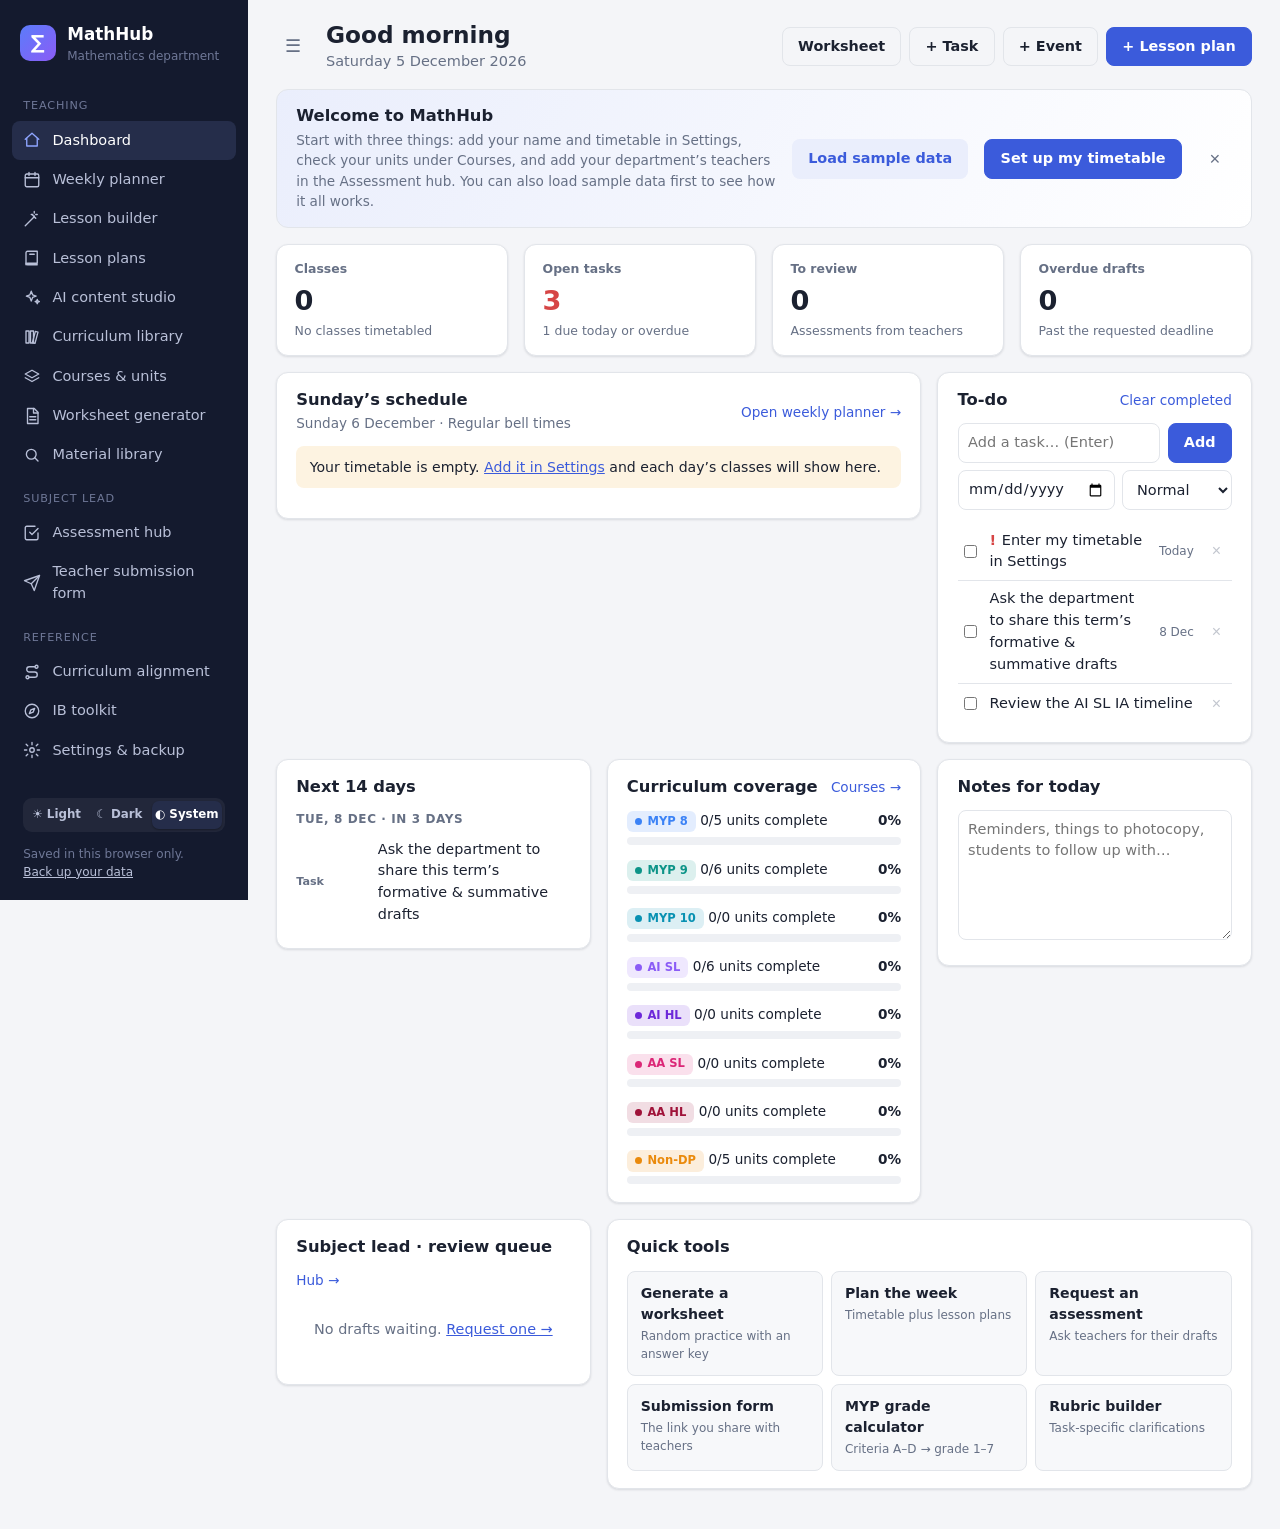
<file: index.html>
<!DOCTYPE html>
<html lang="en">
<head>
  <meta charset="UTF-8">
  <meta name="viewport" content="width=device-width, initial-scale=1">
  <title>Dashboard · MathHub</title>
  <link rel="manifest" href="manifest.webmanifest">
  <link rel="icon" href="assets/favicon.svg" type="image/svg+xml">
  <meta name="theme-color" content="#5b7cfa">
  <link rel="stylesheet" href="assets/css/style.css">
  <script>try{var t=localStorage.getItem("mathhub.theme");if(t==="light"||t==="dark")document.documentElement.dataset.theme=t;}catch(e){}</script>
</head>
<body data-page="dashboard">
<div class="app">
  <aside class="sidebar" id="sidebar"></aside>
  <div class="main">
    <header class="topbar">
      <button class="icon-btn menu-btn" id="menuBtn" aria-label="Open menu">☰</button>
      <div class="topbar-title">
        <h1 id="greeting">Welcome</h1>
        <p class="muted" id="todayLabel"></p>
      </div>
      <div class="topbar-actions">
        <a class="btn btn-ghost" href="worksheets.html">Worksheet</a>
        <button class="btn btn-ghost" id="qaTask">+ Task</button>
        <button class="btn btn-ghost" id="qaEvent">+ Event</button>
        <button class="btn btn-primary" id="qaLesson">+ Lesson plan</button>
      </div>
    </header>

    <main class="content">
      <div id="onboarding"></div>
      <section class="stats" id="stats"></section>

      <div class="dash-grid">
        <section class="card span-2">
          <div class="card-head">
            <div><h2 id="schedTitle">Today’s schedule</h2><p class="muted small" id="schedSub"></p></div>
            <a class="link" href="planner.html">Open weekly planner →</a>
          </div>
          <div id="schedule"></div>
        </section>

        <section class="card">
          <div class="card-head"><h2>To-do</h2><button class="link" id="clearDone">Clear completed</button></div>
          <form id="taskForm" class="task-form" autocomplete="off">
            <input id="taskText" placeholder="Add a task… (Enter)" aria-label="New task">
            <button class="btn btn-primary" type="submit">Add</button>
            <div class="task-opts">
              <input type="date" id="taskDue" aria-label="Due date">
              <select id="taskPri" aria-label="Priority">
                <option value="normal">Normal</option>
                <option value="high">High priority</option>
                <option value="low">Low</option>
              </select>
            </div>
          </form>
          <ul id="taskList" class="task-list"></ul>
        </section>

        <section class="card">
          <div class="card-head"><h2>Next 14 days</h2></div>
          <div id="agenda"></div>
        </section>

        <section class="card">
          <div class="card-head"><h2>Curriculum coverage</h2><a class="link" href="courses.html">Courses →</a></div>
          <div id="progress" class="course-progress"></div>
        </section>

        <section class="card">
          <div class="card-head"><h2>Notes for today</h2><span class="save-state" id="noteState"></span></div>
          <textarea id="dayNote" class="note-area" placeholder="Reminders, things to photocopy, students to follow up with…"></textarea>
        </section>

        <section class="card">
          <div class="card-head"><h2>Subject lead · review queue</h2><a class="link" href="assessments.html">Hub →</a></div>
          <div id="review"></div>
        </section>

        <section class="card span-2">
          <div class="card-head"><h2>Quick tools</h2></div>
          <div class="quick-grid" style="grid-template-columns:repeat(auto-fit,minmax(170px,1fr))">
            <a class="quick" href="worksheets.html"><strong>Generate a worksheet</strong><span>Random practice with an answer key</span></a>
            <a class="quick" href="planner.html"><strong>Plan the week</strong><span>Timetable plus lesson plans</span></a>
            <a class="quick" href="assessments.html"><strong>Request an assessment</strong><span>Ask teachers for their drafts</span></a>
            <a class="quick" href="submit.html"><strong>Submission form</strong><span>The link you share with teachers</span></a>
            <a class="quick" href="toolkit.html#grades"><strong>MYP grade calculator</strong><span>Criteria A–D → grade 1–7</span></a>
            <a class="quick" href="toolkit.html#rubric"><strong>Rubric builder</strong><span>Task-specific clarifications</span></a>
          </div>
        </section>
      </div>
    </main>
  </div>
</div>
<script src="assets/js/core.js"></script>
<script src="assets/js/prompts.js"></script>
<script src="assets/js/dashboard.js"></script>
</body>
</html>
</file>
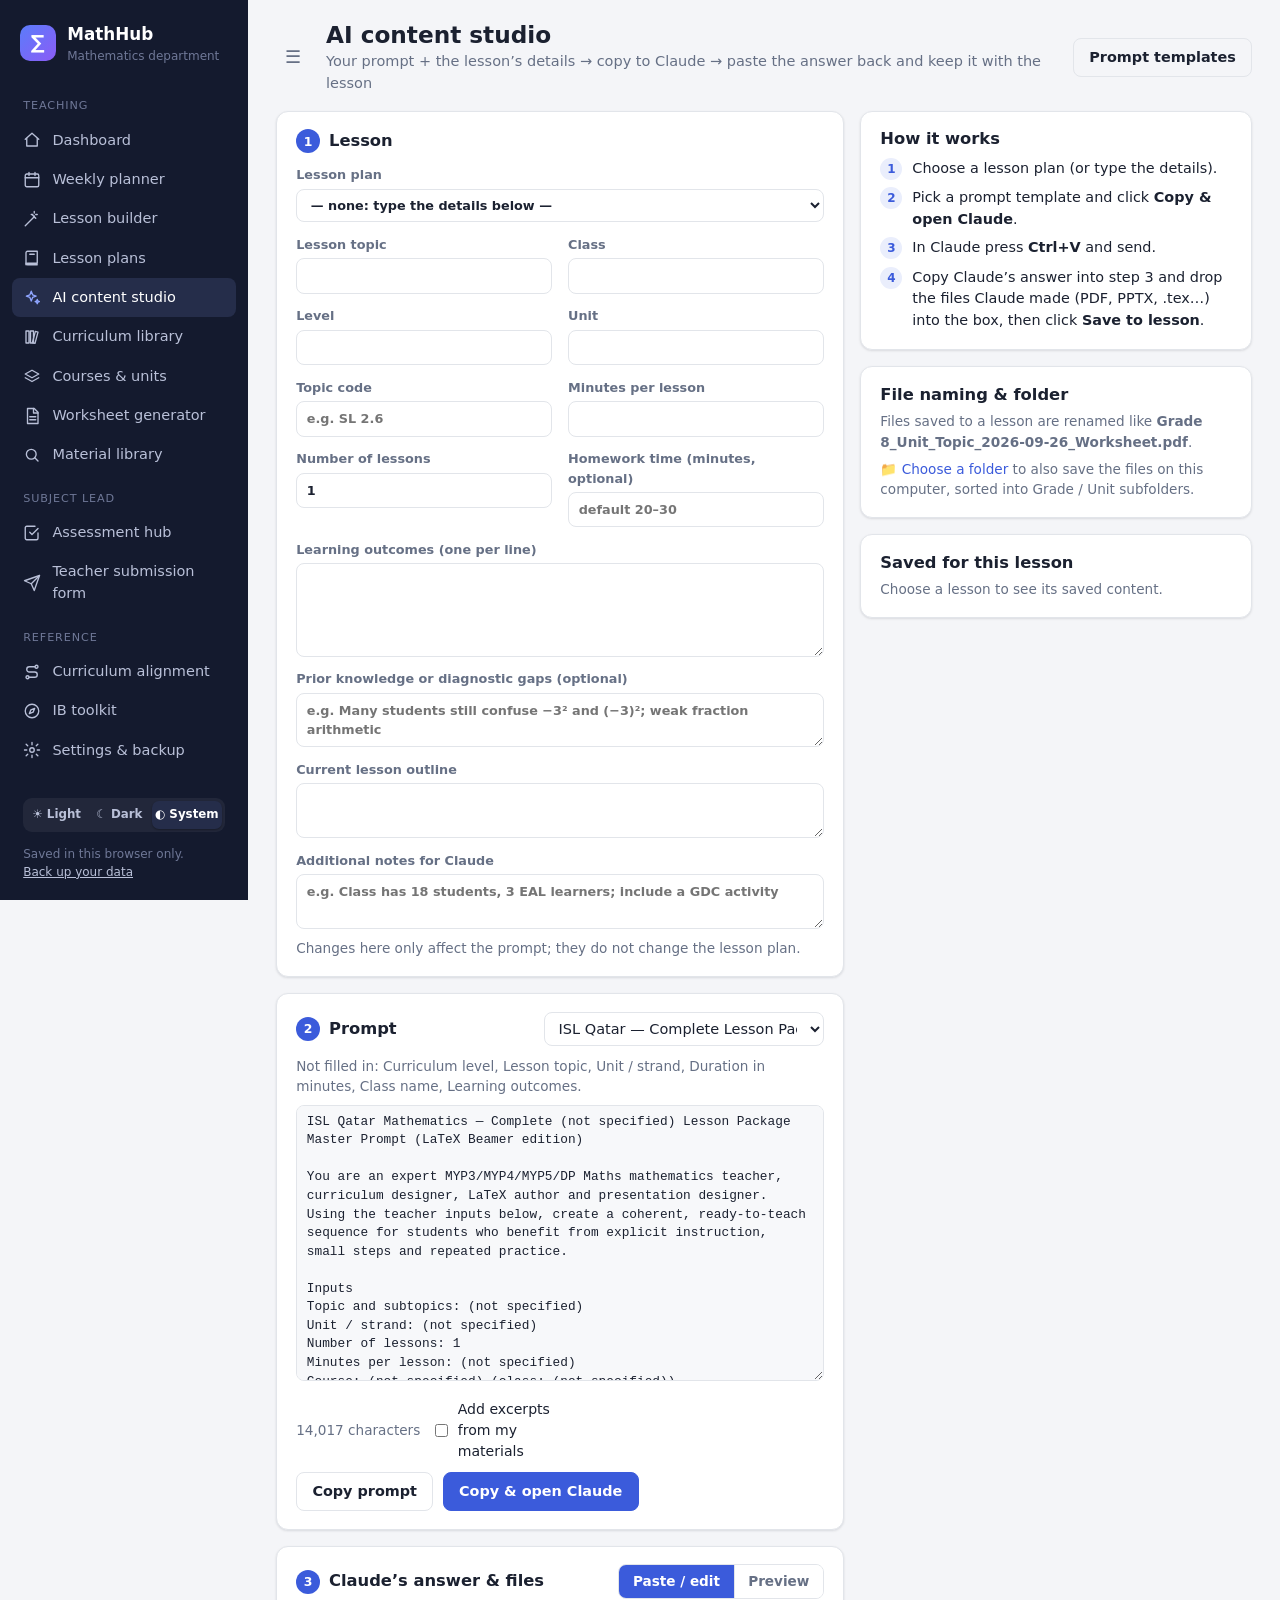
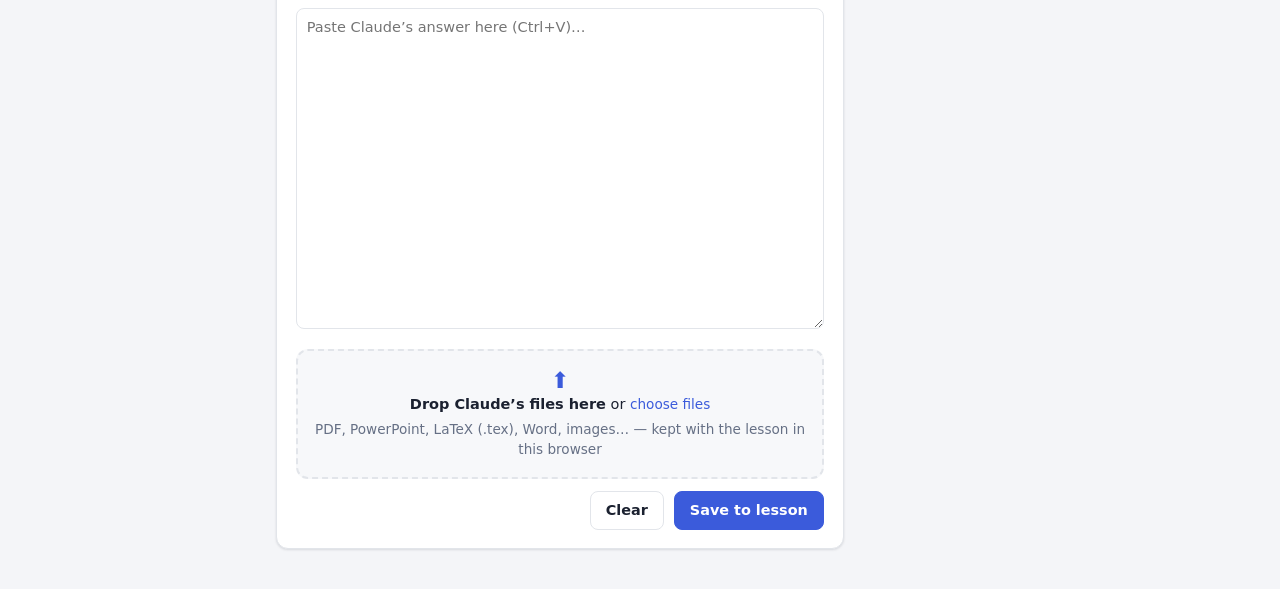
<file: ai.html>
<!DOCTYPE html>
<html lang="en">
<head>
  <meta charset="UTF-8">
  <meta name="viewport" content="width=device-width, initial-scale=1">
  <title>AI content studio · MathHub</title>
  <link rel="manifest" href="manifest.webmanifest">
  <link rel="icon" href="assets/favicon.svg" type="image/svg+xml">
  <meta name="theme-color" content="#5b7cfa">
  <link rel="stylesheet" href="assets/css/style.css">
  <script>try{var t=localStorage.getItem("mathhub.theme");if(t==="light"||t==="dark")document.documentElement.dataset.theme=t;}catch(e){}</script>
</head>
<body data-page="ai">
<div class="app">
  <aside class="sidebar" id="sidebar"></aside>
  <div class="main">
    <header class="topbar">
      <button class="icon-btn menu-btn" id="menuBtn" aria-label="Open menu">☰</button>
      <div class="topbar-title">
        <h1>AI content studio</h1>
        <p class="muted">Your prompt + the lesson’s details → copy to Claude → paste the answer back and keep it with the lesson</p>
      </div>
      <div class="topbar-actions">
        <button class="btn btn-ghost" id="manageTpl">Prompt templates</button>
      </div>
    </header>
    <main class="content">
      <div class="bl-layout">
        <div class="stack">
          <section class="card">
            <h2 class="bl-step"><span>1</span> Lesson</h2>
            <div class="form-grid">
              <label class="span-2">Lesson plan<select id="fLesson"></select></label>
              <label>Lesson topic<input data-v="topic"></label>
              <label>Class<input data-v="class"></label>
              <label>Level<input data-v="level"></label>
              <label>Unit<input data-v="unit"></label>
              <label>Topic code<input data-v="code" placeholder="e.g. SL 2.6"></label>
              <label>Minutes per lesson<input data-v="duration" type="number" min="5" step="5"></label>
              <label>Number of lessons<input data-v="lessons" type="number" min="1" max="20" value="1"></label>
              <label>Homework time (minutes, optional)<input data-v="homework" placeholder="default 20–30"></label>
              <label class="span-2">Learning outcomes (one per line)<textarea data-v="outcomes" rows="4"></textarea></label>
              <label class="span-2">Prior knowledge or diagnostic gaps (optional)<textarea data-v="prior" rows="2" placeholder="e.g. Many students still confuse −3² and (−3)²; weak fraction arithmetic"></textarea></label>
              <label class="span-2">Current lesson outline<textarea data-v="outline" rows="2"></textarea></label>
              <label class="span-2">Additional notes for Claude<textarea data-v="extra" rows="2" placeholder="e.g. Class has 18 students, 3 EAL learners; include a GDC activity"></textarea></label>
            </div>
            <p class="muted small" style="margin:.6rem 0 0">Changes here only affect the prompt; they do not change the lesson plan.</p>
          </section>

          <section class="card">
            <div class="card-head" style="margin-bottom:.6rem">
              <h2 class="bl-step"><span>2</span> Prompt</h2>
              <select id="fTemplate" aria-label="Prompt template" style="max-width:280px"></select>
            </div>
            <div id="missing"></div>
            <textarea id="promptOut" rows="14" readonly aria-label="Prompt to send to Claude"></textarea>
            <div class="form-row" style="margin-top:.7rem;align-items:center">
              <span class="small muted" id="promptInfo"></span>
              <label class="inline small" title="Adds the best-matching passages from your Material library, so Claude matches your level, notation and style"><input type="checkbox" id="matCtx"> Add excerpts from my materials</label>
              <span class="small muted" id="matInfo"></span>
              <span class="grow"></span>
              <button class="btn btn-ghost" id="copyPrompt" style="flex:0">Copy prompt</button>
              <button class="btn btn-primary" id="copyOpen" style="flex:0">Copy &amp; open Claude</button>
            </div>
          </section>

          <section class="card">
            <div class="card-head" style="margin-bottom:.6rem">
              <h2 class="bl-step"><span>3</span> Claude’s answer &amp; files</h2>
              <div class="seg" id="viewSeg" role="group" aria-label="View">
                <button type="button" data-view="edit" class="active">Paste / edit</button>
                <button type="button" data-view="preview">Preview</button>
              </div>
            </div>
            <textarea id="result" rows="14" placeholder="Paste Claude’s answer here (Ctrl+V)…"></textarea>
            <div id="resultPreview" class="md-view" hidden></div>
            <div class="dropzone" id="dropzone" tabindex="0" role="button" aria-label="Add files from Claude">
              <input type="file" id="fileInput" multiple hidden>
              <div class="dz-icon" aria-hidden="true">⬆</div>
              <div><strong>Drop Claude’s files here</strong> or <span class="link">choose files</span></div>
              <div class="small muted">PDF, PowerPoint, LaTeX (.tex), Word, images… — kept with the lesson in this browser</div>
            </div>
            <ul class="file-list" id="pending"></ul>
            <div class="form-row" style="margin-top:.7rem;justify-content:flex-end">
              <button class="btn btn-ghost" id="clearResult" style="flex:0">Clear</button>
              <button class="btn btn-primary" id="saveResult" style="flex:0">Save to lesson</button>
            </div>
          </section>
        </div>

        <aside class="stack bl-side">
          <section class="card">
            <h2 style="margin-bottom:.5rem">How it works</h2>
            <ol class="steps" style="margin:0">
              <li>Choose a lesson plan (or type the details).</li>
              <li>Pick a prompt template and click <strong>Copy &amp; open Claude</strong>.</li>
              <li>In Claude press <strong>Ctrl+V</strong> and send.</li>
              <li>Copy Claude’s answer into step 3 and drop the files Claude made (PDF, PPTX, .tex…) into the box, then click <strong>Save to lesson</strong>.</li>
            </ol>
          </section>
          <section class="card">
            <h2 style="margin-bottom:.4rem">File naming &amp; folder</h2>
            <p class="small muted" style="margin:0 0 .4rem">Files saved to a lesson are renamed like <strong>Grade 8_Unit_Topic_2026-09-26_Worksheet.pdf</strong>.</p>
            <p class="small muted" data-folder-line style="margin:0"></p>
          </section>
          <section class="card">
            <h2 style="margin-bottom:.4rem">Saved for this lesson</h2>
            <div id="saved"></div>
          </section>
        </aside>
      </div>
    </main>
  </div>
</div>
<script src="assets/js/core.js"></script>
<script src="assets/js/curricula.js"></script>
<script src="assets/js/prompts.js"></script>
<script src="assets/js/matindex.js"></script>
<script src="assets/js/ai.js"></script>
</body>
</html>
</file>
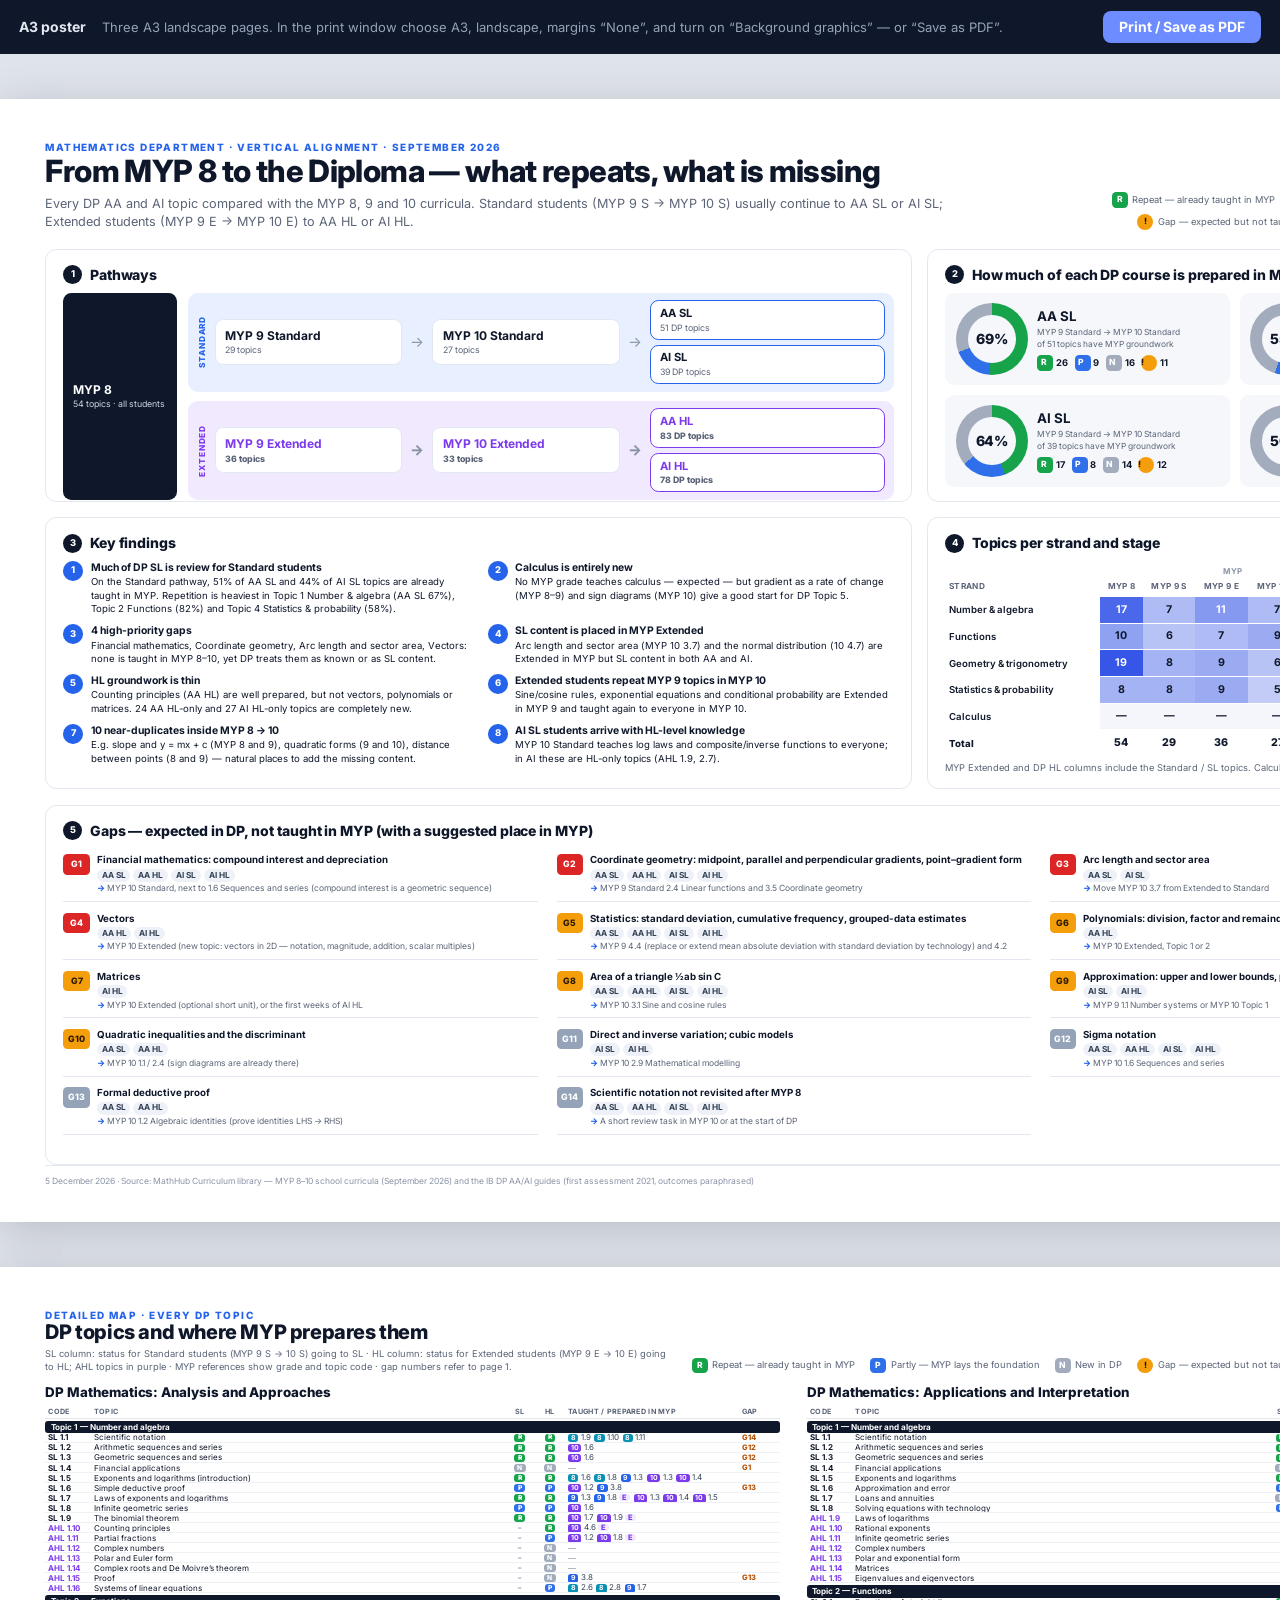
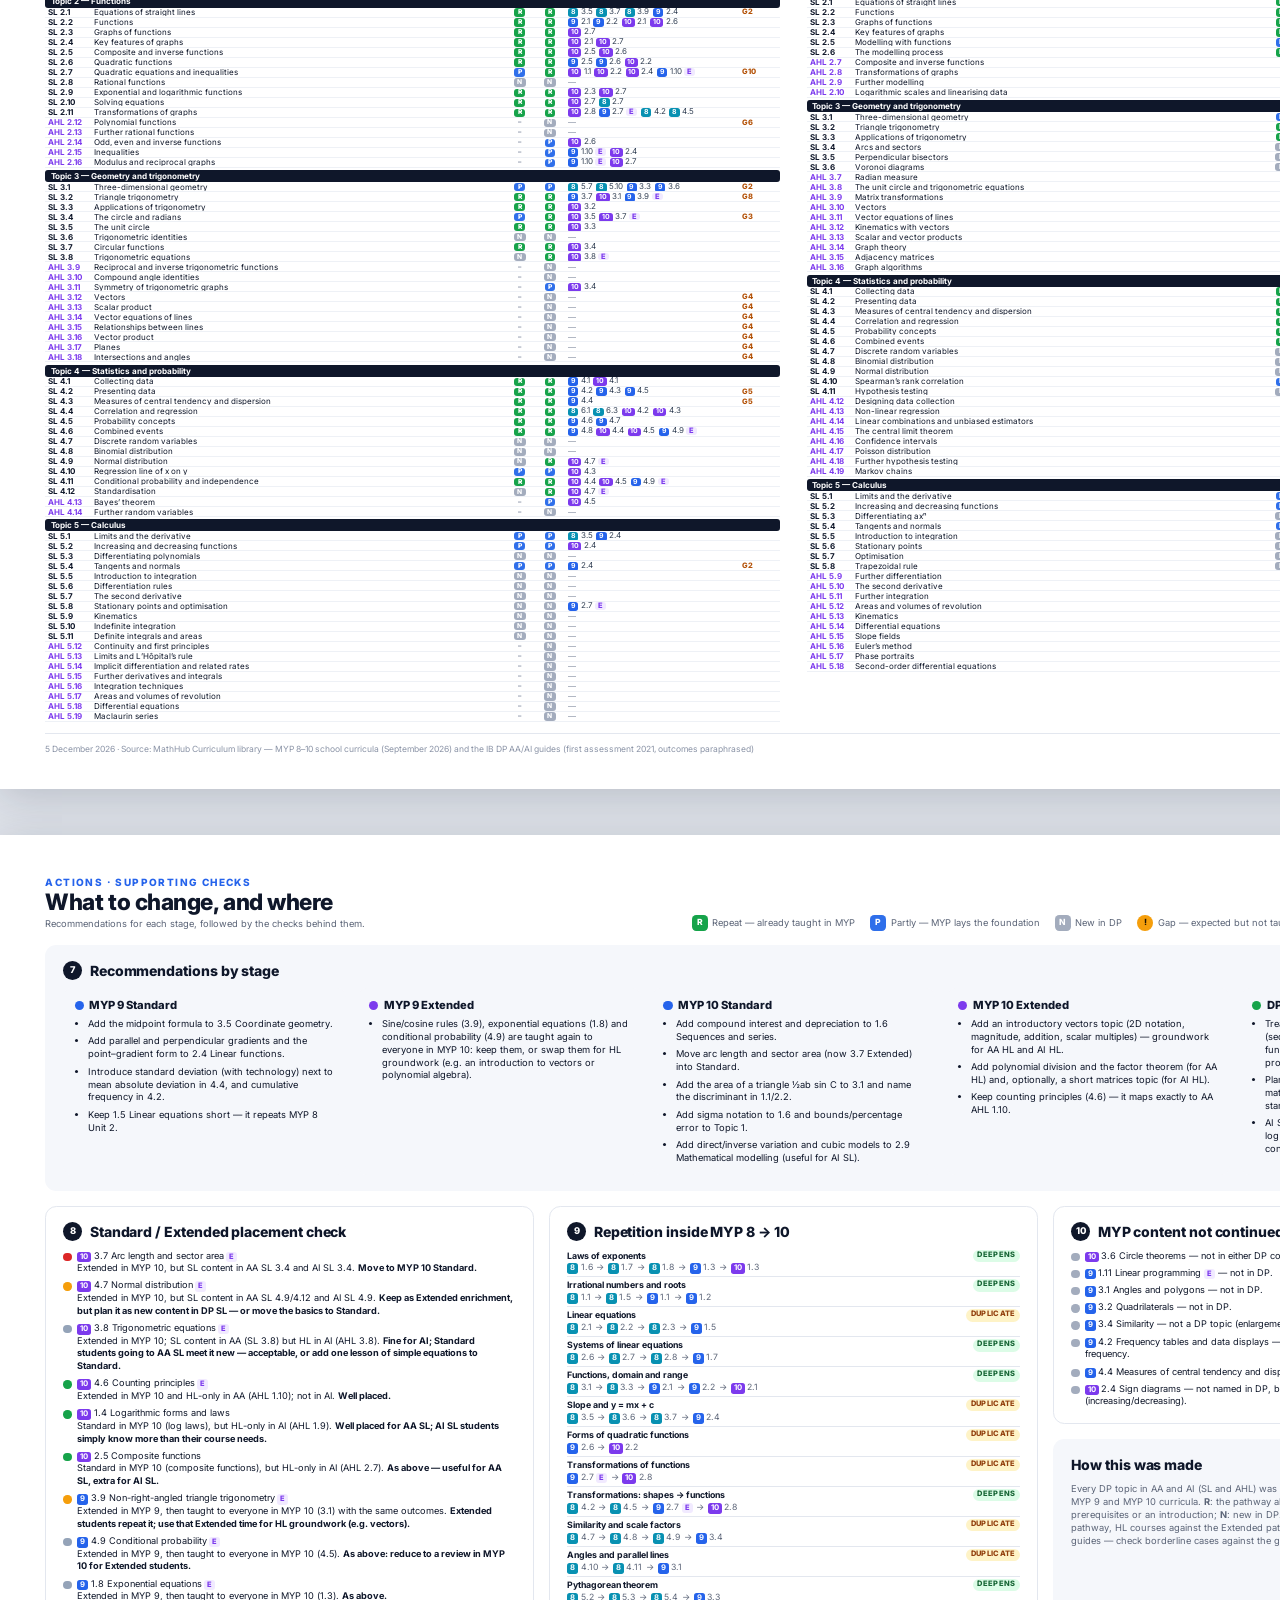
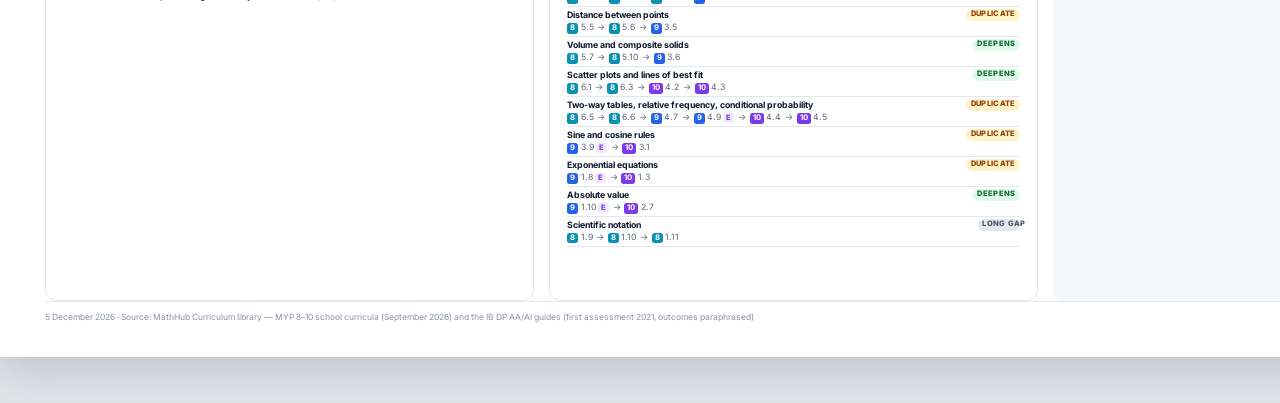
<file: alignment-poster.html>
<!DOCTYPE html>
<html lang="en" data-theme="light">
<head>
  <meta charset="UTF-8">
  <meta name="viewport" content="width=device-width, initial-scale=1">
  <title>Curriculum alignment poster (A3) · MathHub</title>
  <link rel="manifest" href="manifest.webmanifest">
  <link rel="icon" href="assets/favicon.svg" type="image/svg+xml">
  <meta name="theme-color" content="#5b7cfa">
  <link rel="preconnect" href="https://fonts.googleapis.com">
  <link rel="preconnect" href="https://fonts.gstatic.com" crossorigin>
  <link href="https://fonts.googleapis.com/css2?family=Inter:wght@400;500;600;700;800&display=swap" rel="stylesheet">
  <link rel="stylesheet" href="assets/css/poster.css">
</head>
<body>
  <div class="toolbar no-print">
    <strong>A3 poster</strong><span>Three A3 landscape pages. In the print window choose A3, landscape, margins “None”, and turn on “Background graphics” — or “Save as PDF”.</span>
    <button id="printBtn">Print / Save as PDF</button>
  </div>
  <section class="page p1" id="page1"></section>
  <section class="page p2" id="page2"></section>
  <section class="page p3" id="page3"></section>
  <script src="assets/js/core.js"></script>
  <script src="assets/js/curricula.js"></script>
  <script src="assets/js/alignment-data.js"></script>
  <script src="assets/js/alignment-calc.js"></script>
  <script src="assets/js/alignment-poster.js"></script>
</body>
</html>
</file>
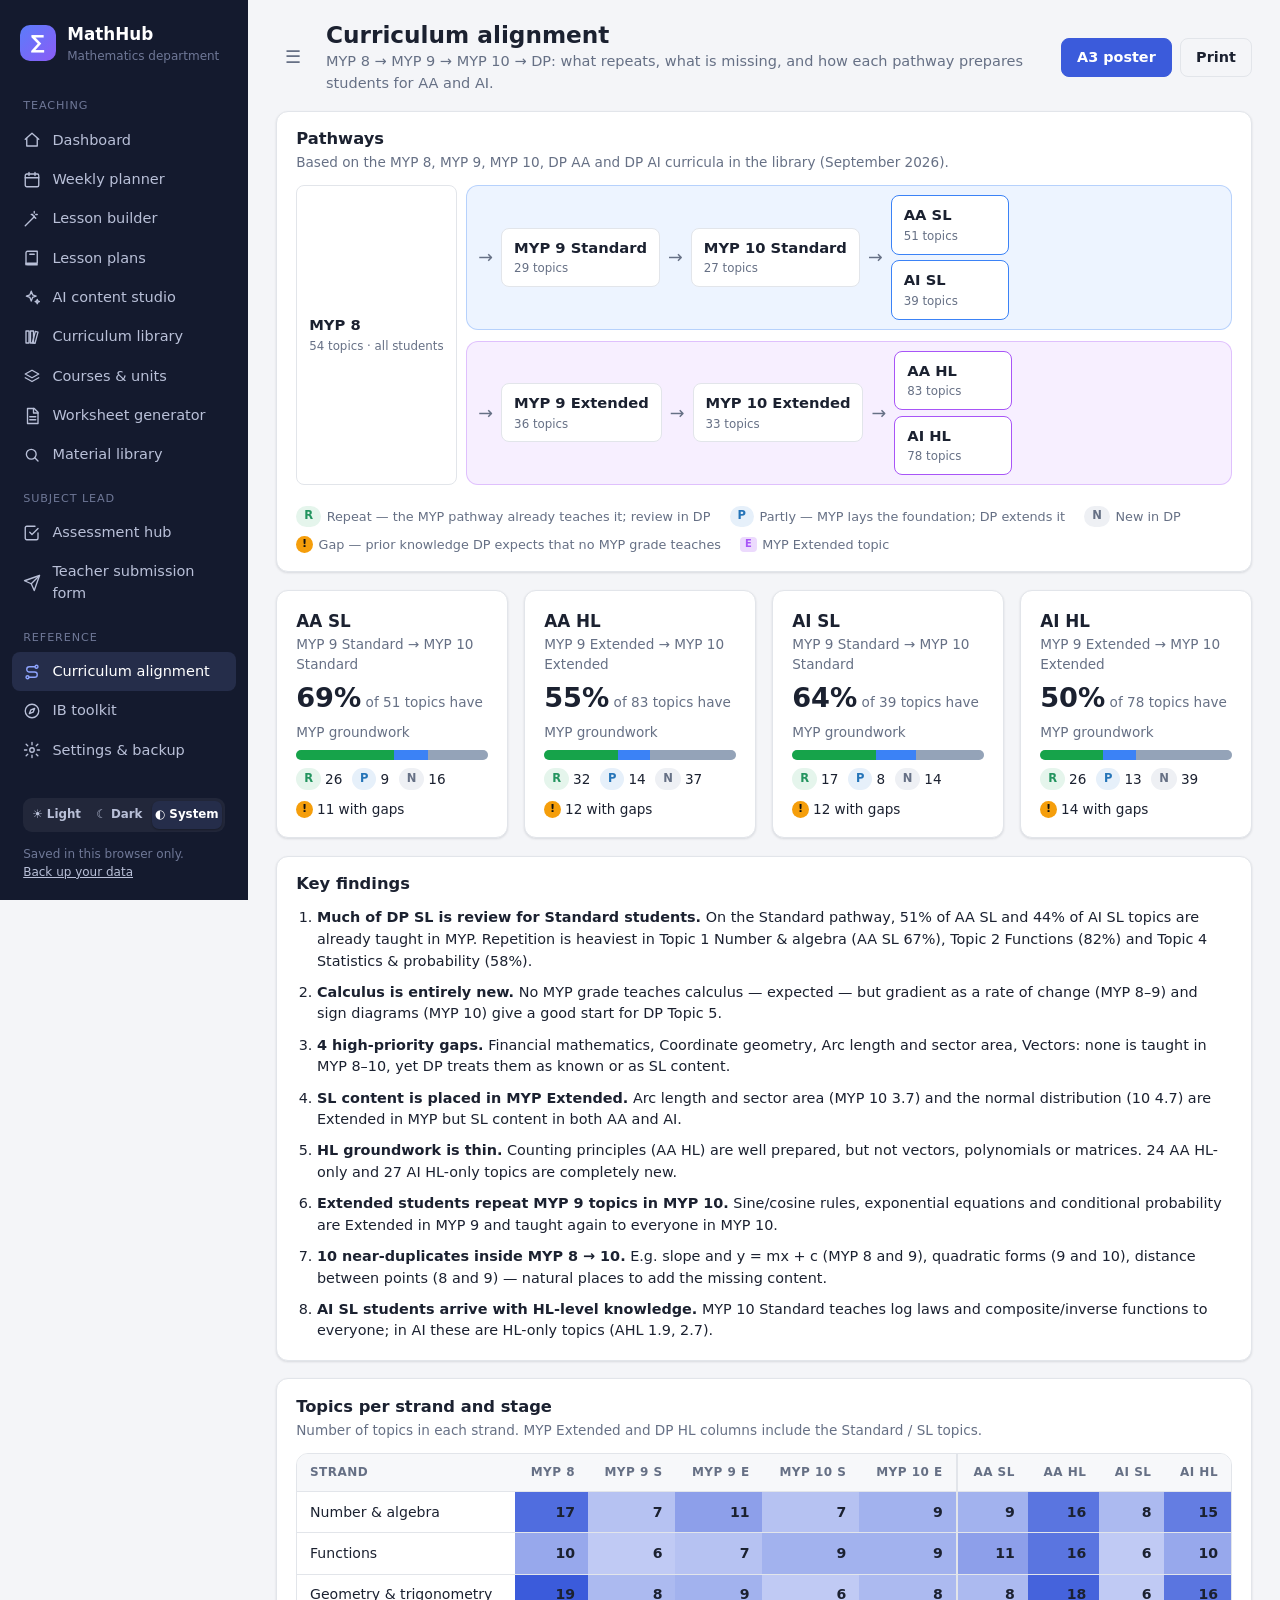
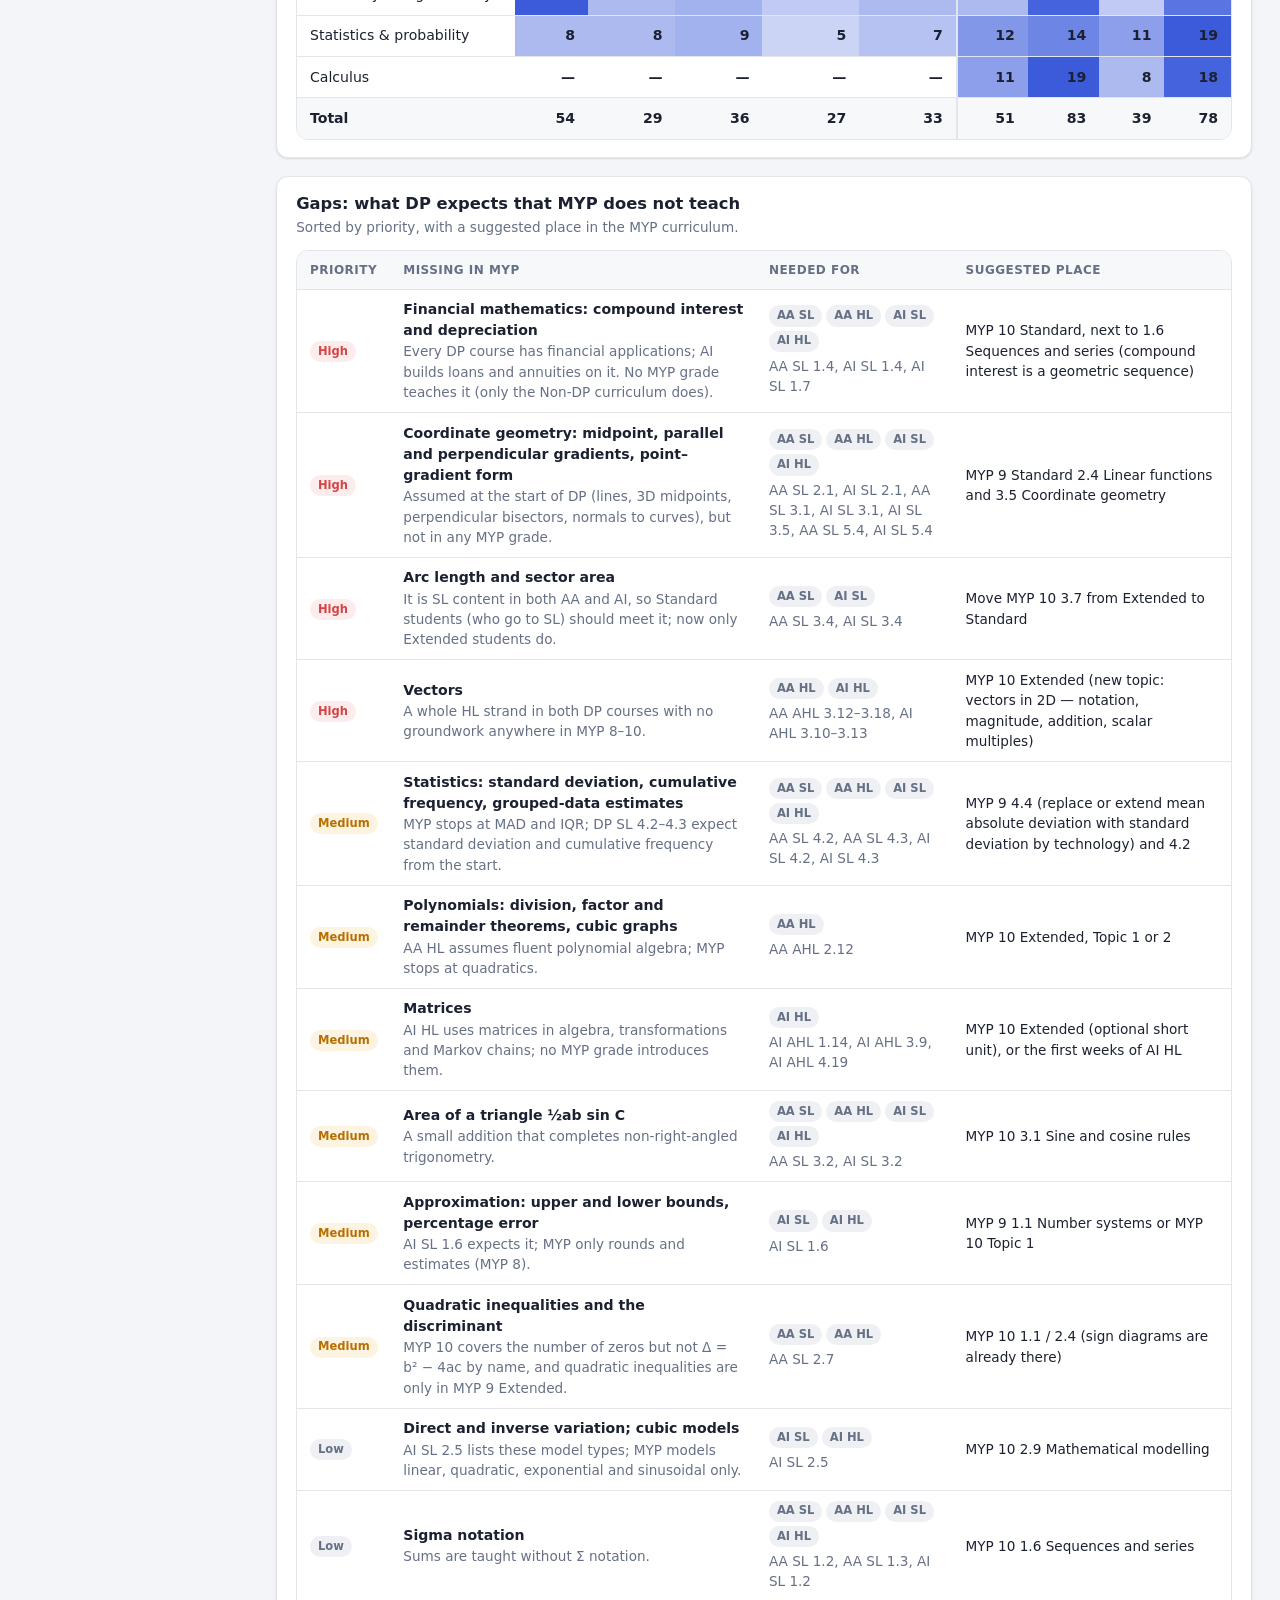
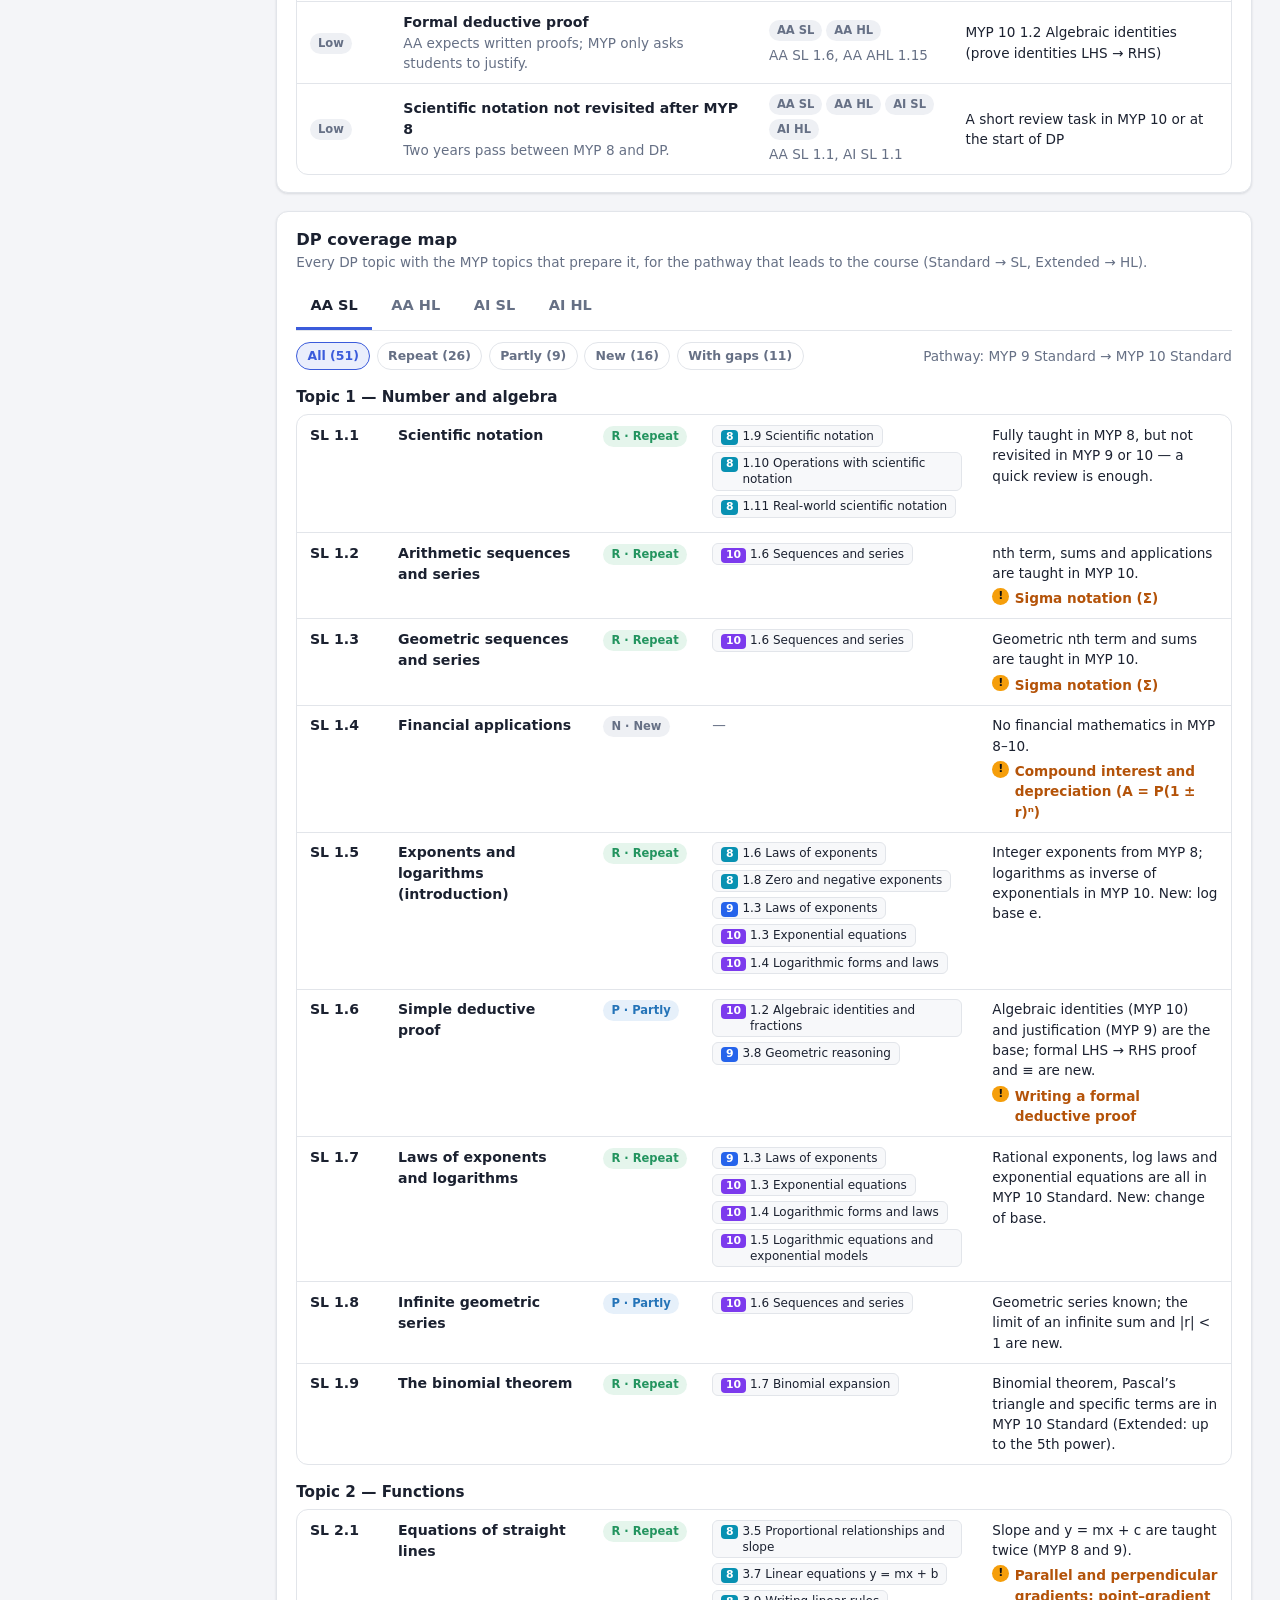
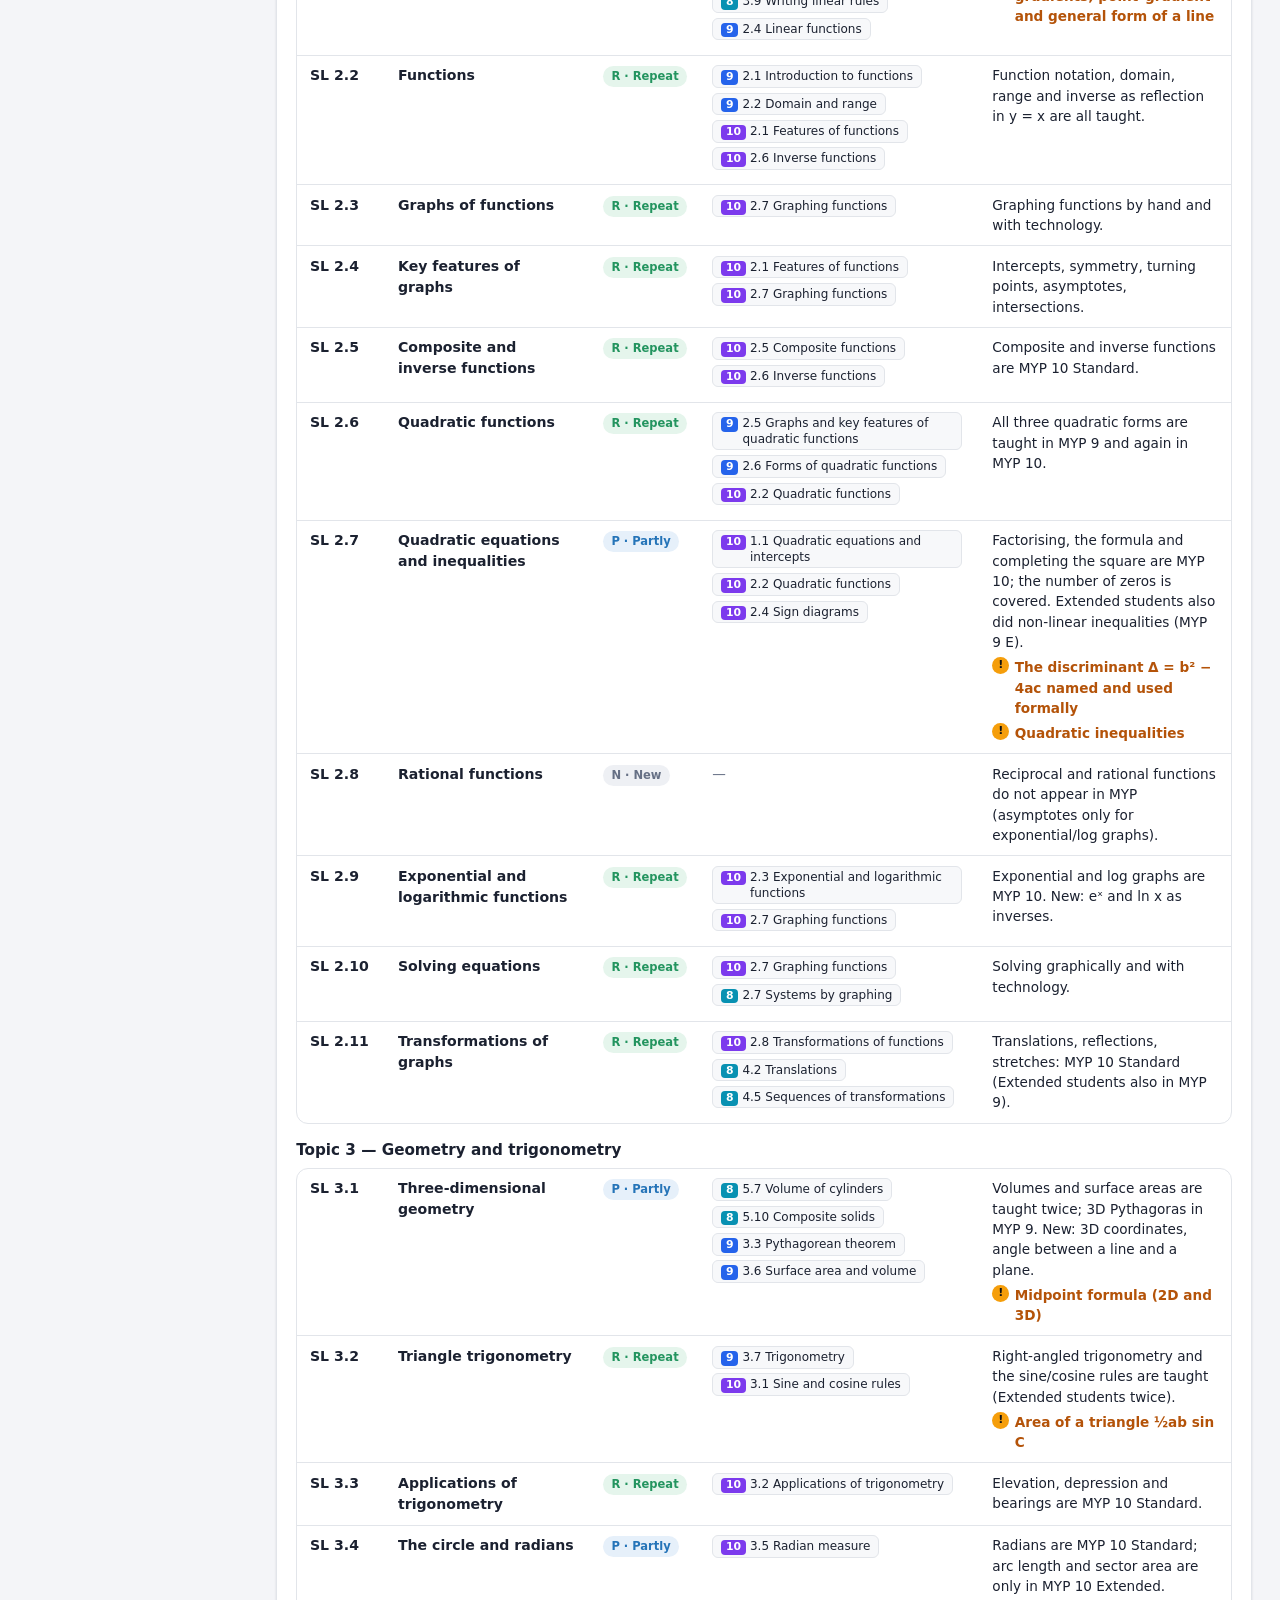
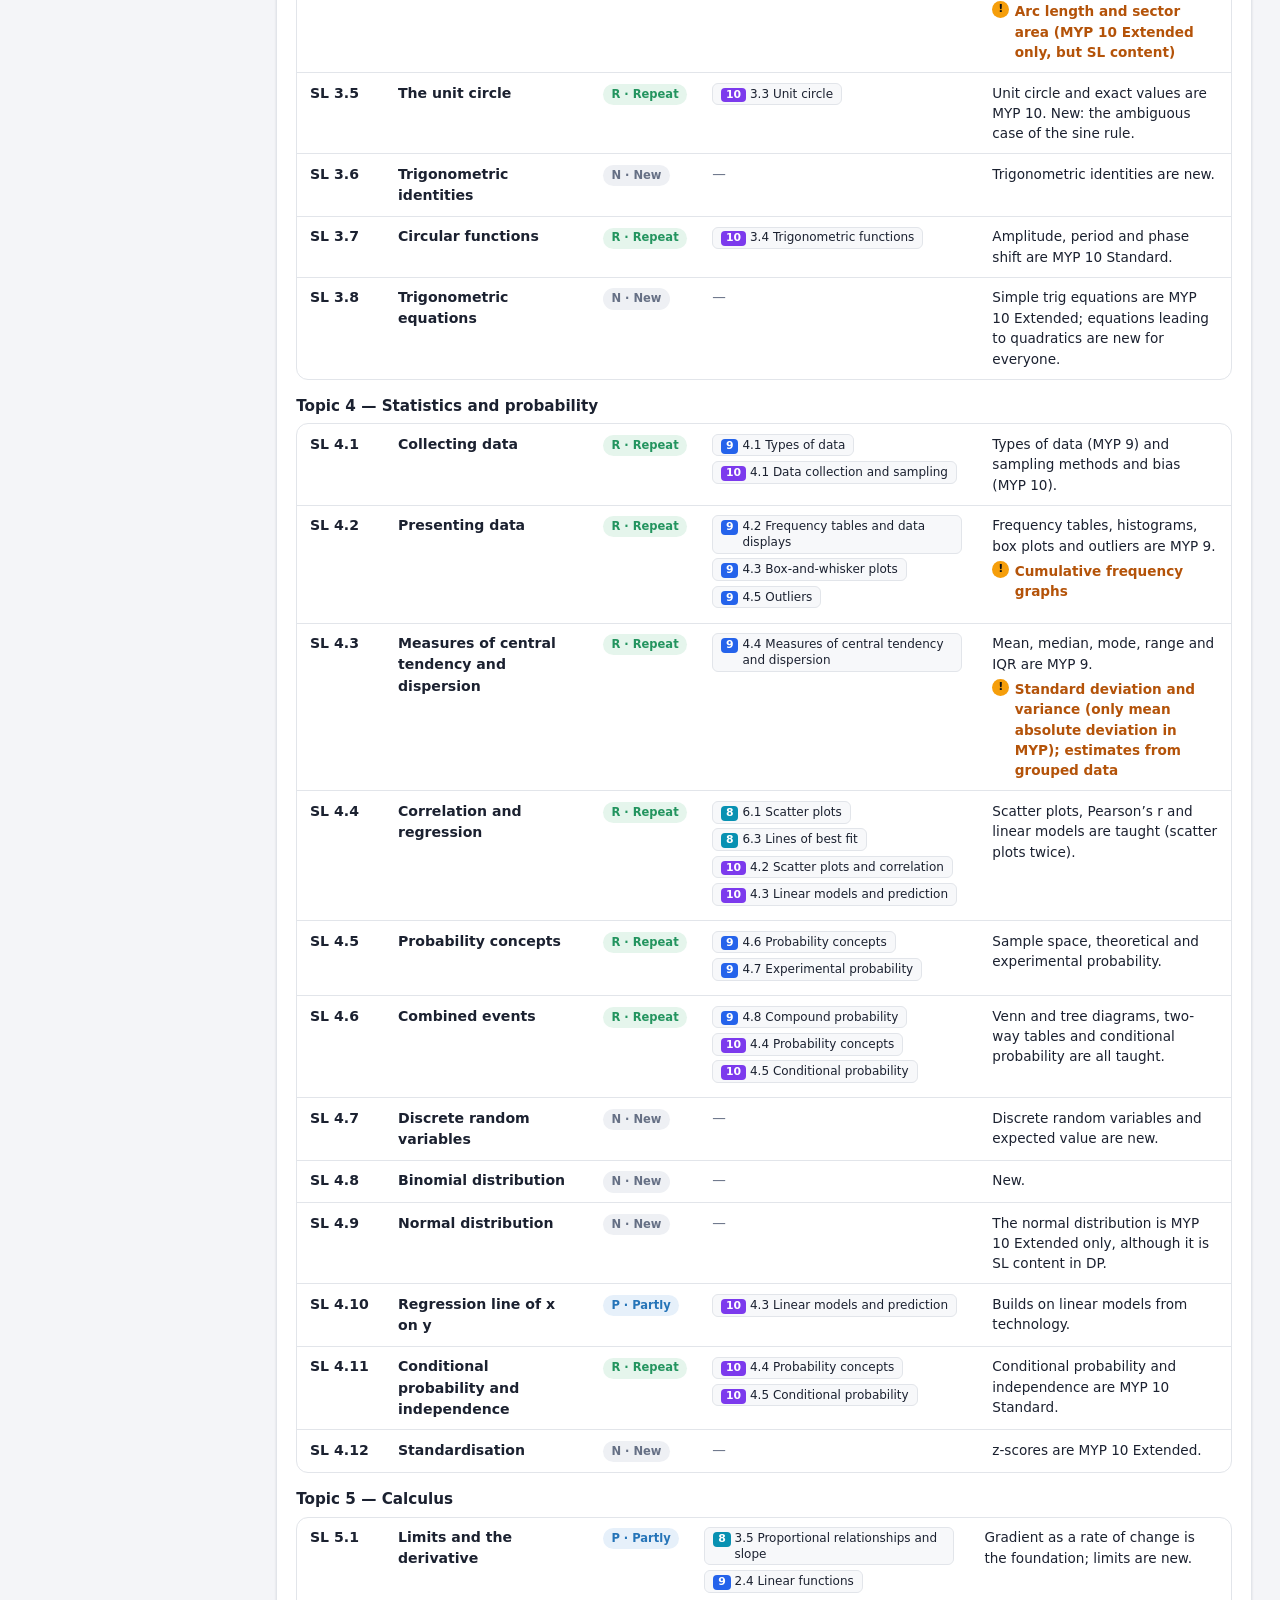
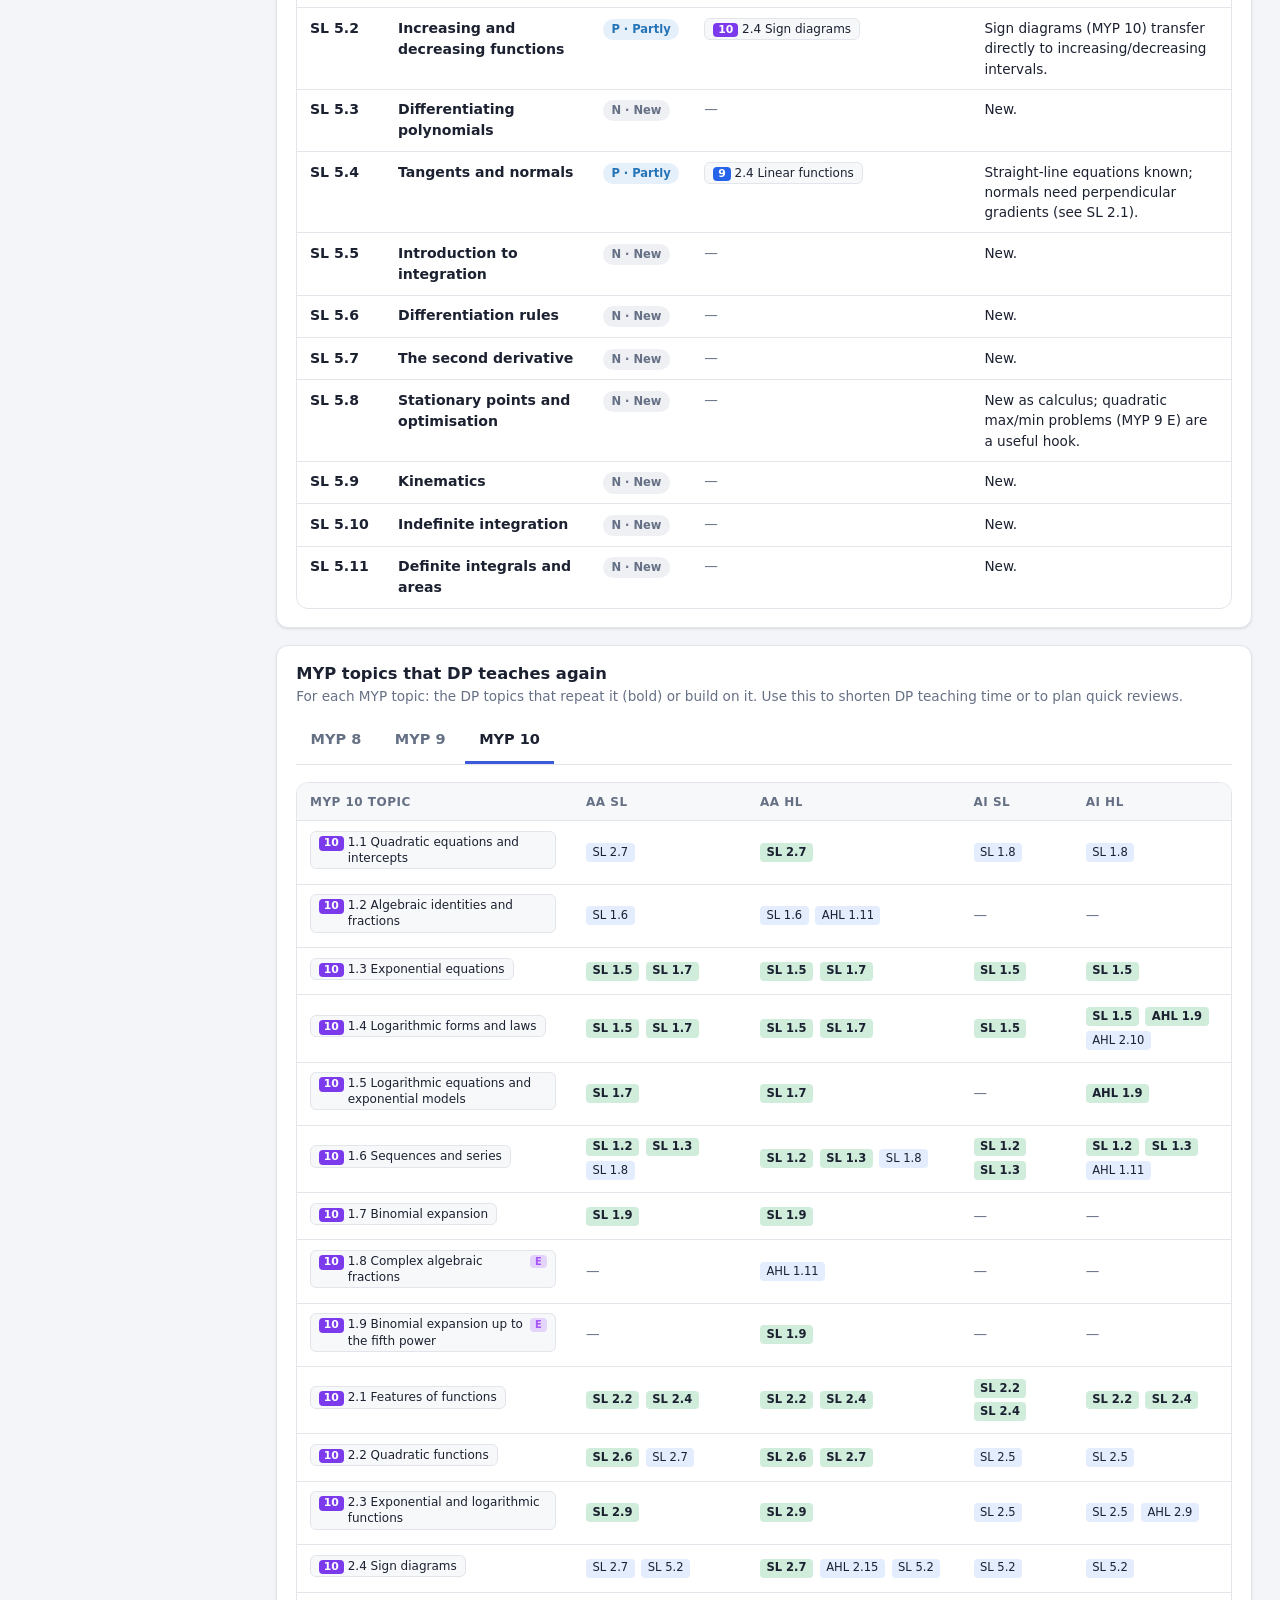
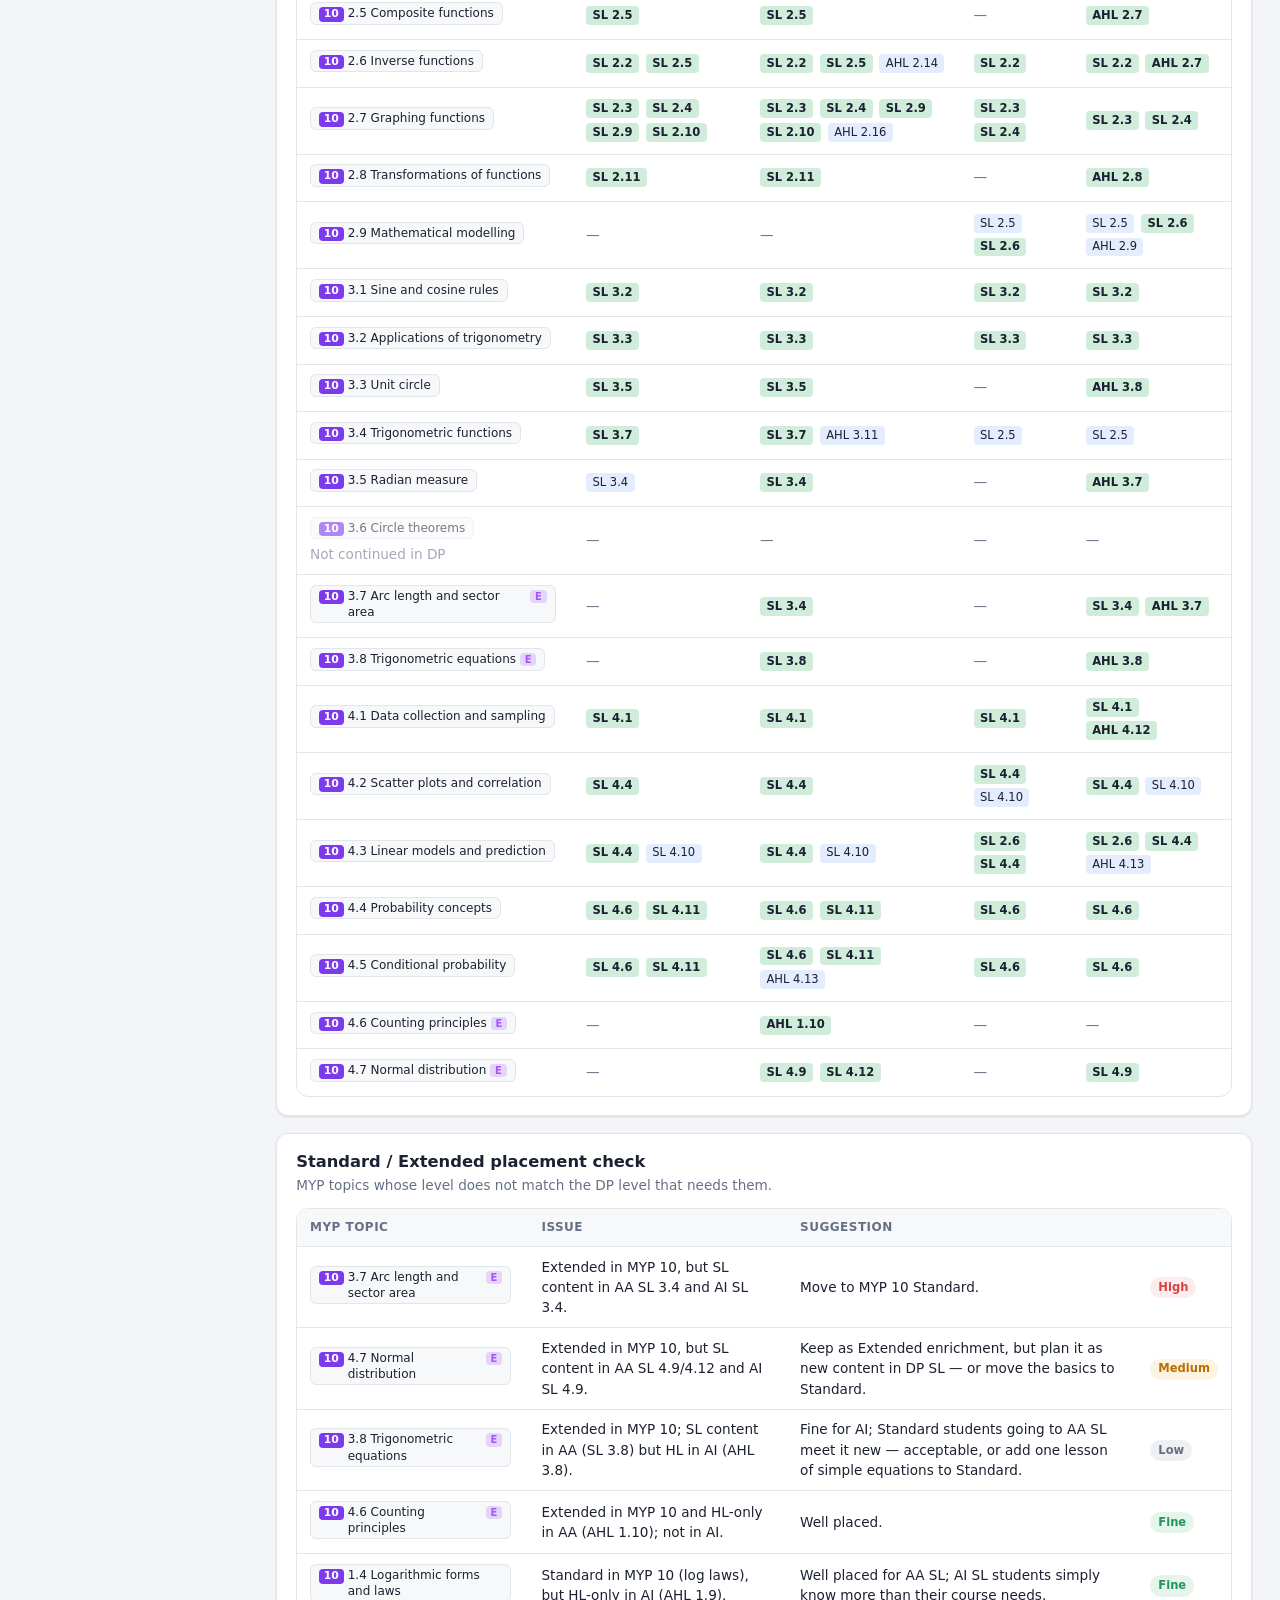
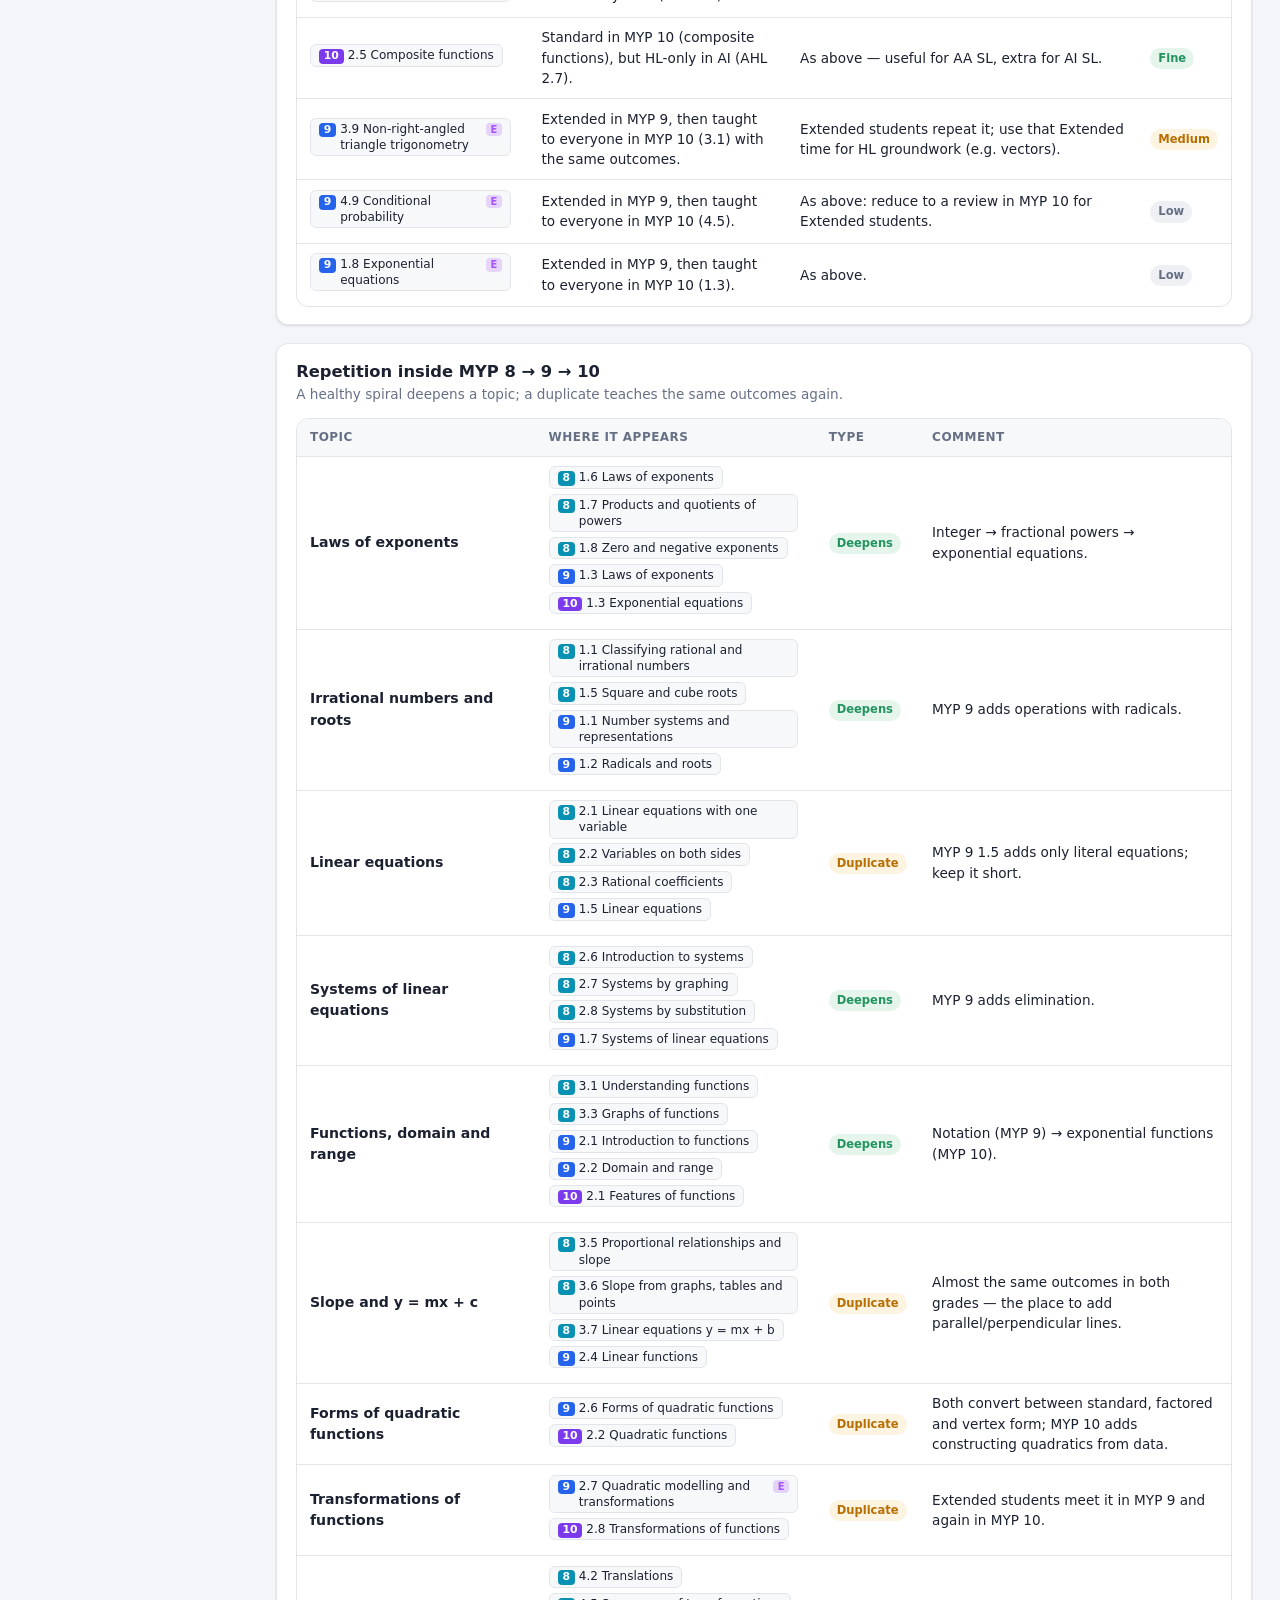
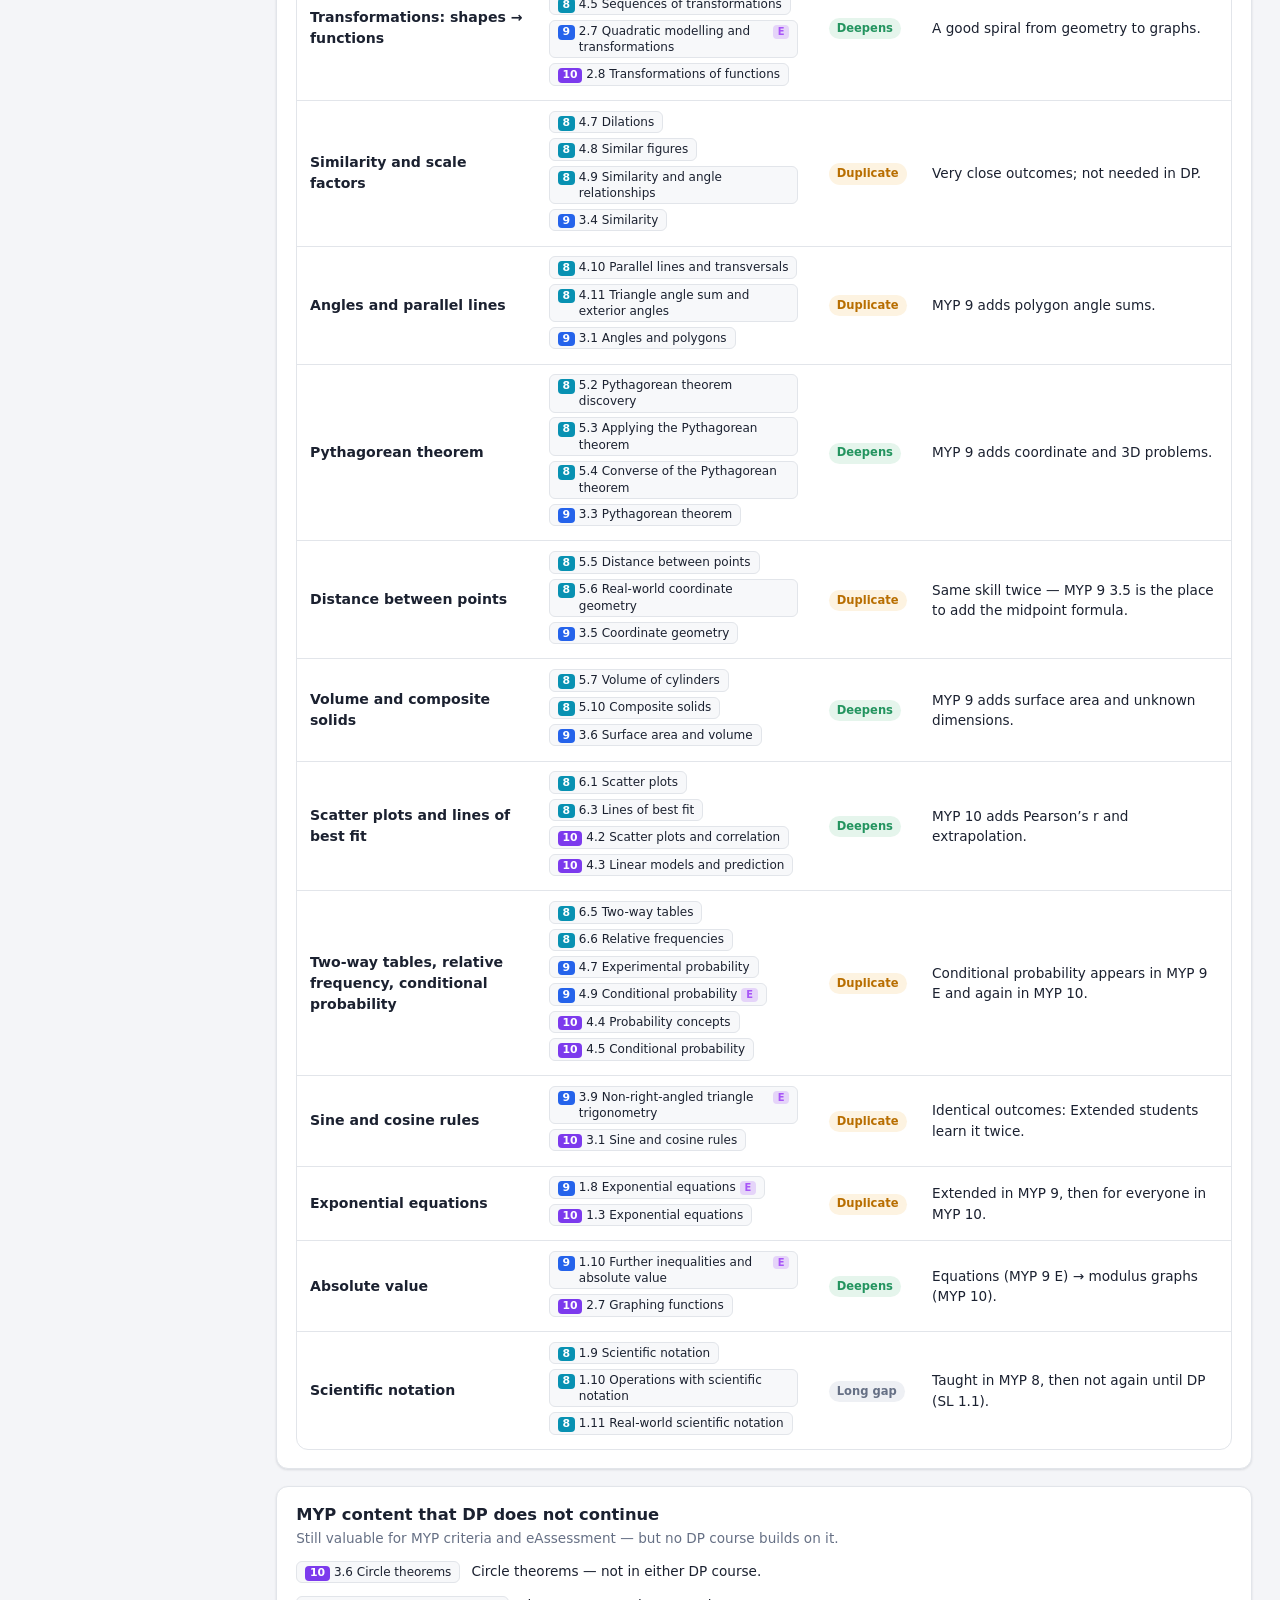
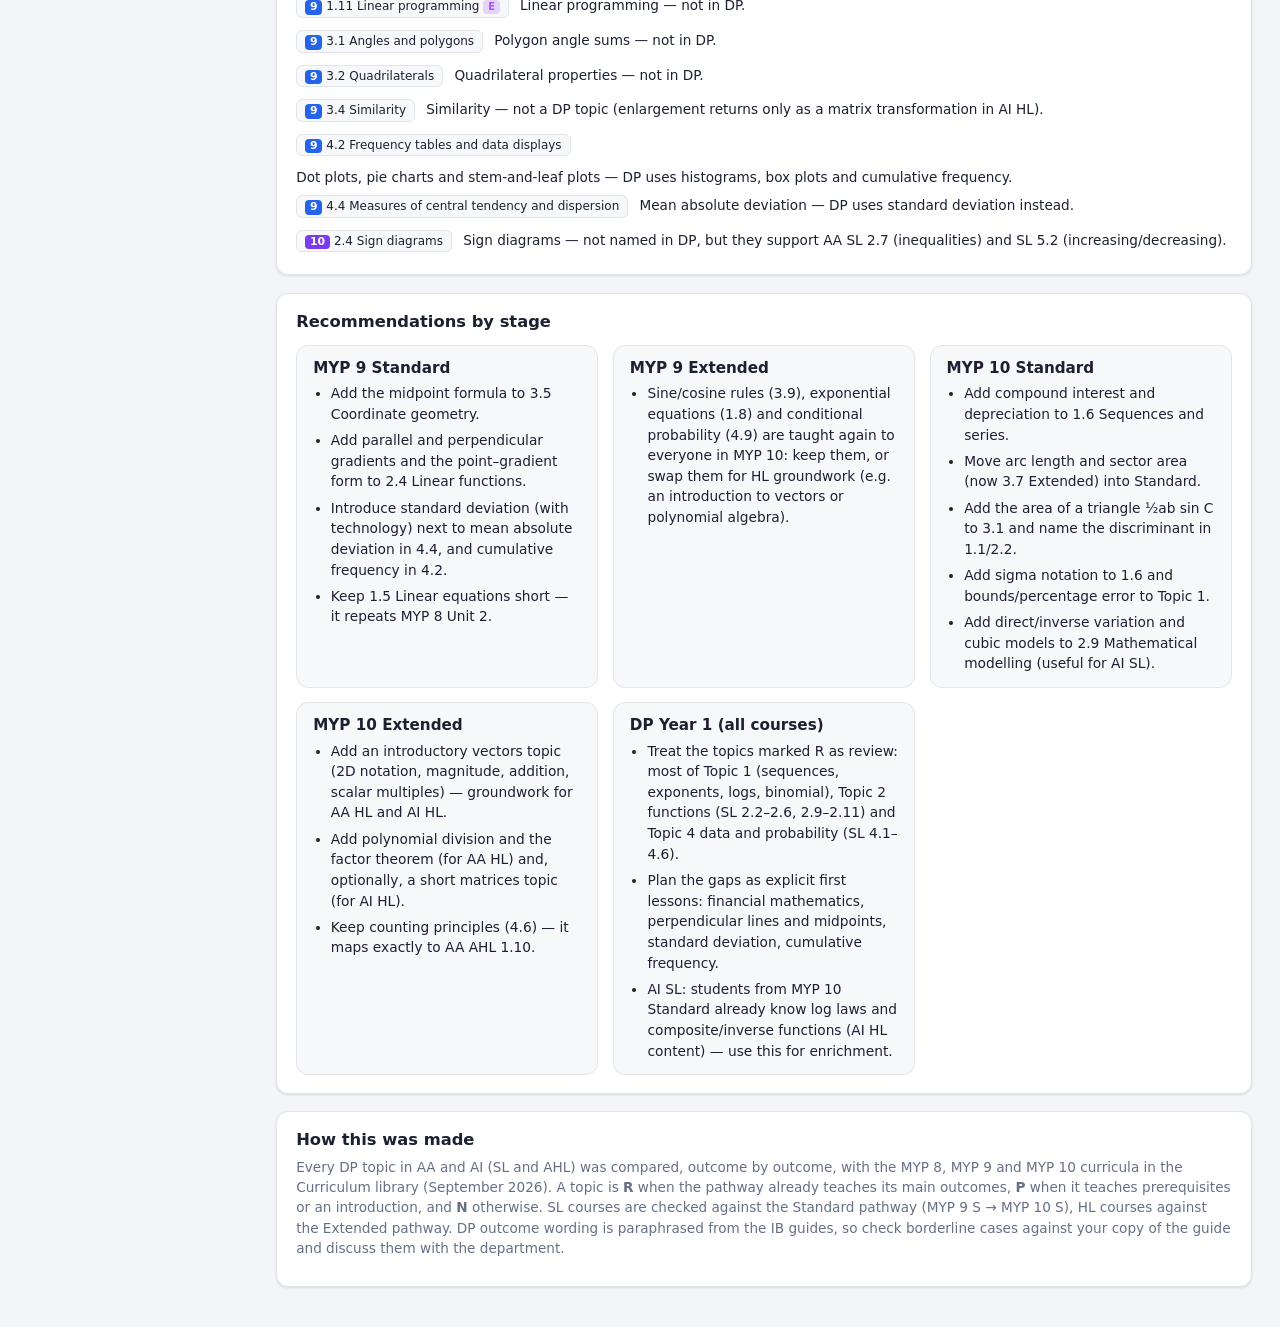
<file: alignment.html>
<!DOCTYPE html>
<html lang="en">
<head>
  <meta charset="UTF-8">
  <meta name="viewport" content="width=device-width, initial-scale=1">
  <title>Curriculum alignment · MathHub</title>
  <link rel="manifest" href="manifest.webmanifest">
  <link rel="icon" href="assets/favicon.svg" type="image/svg+xml">
  <meta name="theme-color" content="#5b7cfa">
  <link rel="stylesheet" href="assets/css/style.css">
  <script>try{var t=localStorage.getItem("mathhub.theme");if(t==="light"||t==="dark")document.documentElement.dataset.theme=t;}catch(e){}</script>
</head>
<body data-page="alignment">
<div class="app">
  <aside class="sidebar" id="sidebar"></aside>
  <div class="main">
    <header class="topbar">
      <button class="icon-btn menu-btn" id="menuBtn" aria-label="Open menu">☰</button>
      <div class="topbar-title">
        <h1>Curriculum alignment</h1>
        <p class="muted">MYP 8 → MYP 9 → MYP 10 → DP: what repeats, what is missing, and how each pathway prepares students for AA and AI.</p>
      </div>
      <div class="topbar-actions no-print"><a class="btn btn-primary" href="alignment-poster.html" target="_blank" rel="noopener">A3 poster</a><button class="btn btn-ghost" id="printBtn">Print</button></div>
    </header>
    <main class="content al-page">
      <section class="card" id="pathways">
        <div class="card-head"><div><h2>Pathways</h2><p class="muted small" id="asOf"></p></div></div>
        <div id="pathwayDiagram"></div>
        <div class="al-legend">
          <span><span class="badge tone-success">R</span> Repeat — the MYP pathway already teaches it; review in DP</span>
          <span><span class="badge tone-info">P</span> Partly — MYP lays the foundation; DP extends it</span>
          <span><span class="badge tone-neutral">N</span> New in DP</span>
          <span><span class="al-gap-mark">!</span> Gap — prior knowledge DP expects that no MYP grade teaches</span>
          <span><span class="al-ext">E</span> MYP Extended topic</span>
        </div>
      </section>

      <section class="al-kpis" id="kpis"></section>

      <section class="card" id="findings">
        <div class="card-head"><h2>Key findings</h2></div>
        <ol class="al-findings" id="findingList"></ol>
      </section>

      <section class="card" id="heat">
        <div class="card-head"><div><h2>Topics per strand and stage</h2><p class="muted small">Number of topics in each strand. MYP Extended and DP HL columns include the Standard / SL topics.</p></div></div>
        <div class="table-wrap" id="heatmap"></div>
      </section>

      <section class="card" id="gaps">
        <div class="card-head"><div><h2>Gaps: what DP expects that MYP does not teach</h2><p class="muted small">Sorted by priority, with a suggested place in the MYP curriculum.</p></div></div>
        <div class="table-wrap" id="gapTable"></div>
      </section>

      <section class="card" id="coverage">
        <div class="card-head"><div><h2>DP coverage map</h2><p class="muted small">Every DP topic with the MYP topics that prepare it, for the pathway that leads to the course (Standard → SL, Extended → HL).</p></div></div>
        <div class="tabs" role="tablist" id="courseTabs"></div>
        <div class="al-filters" id="statusFilter"></div>
        <div id="coverageMap"></div>
      </section>

      <section class="card" id="repeats">
        <div class="card-head"><div><h2>MYP topics that DP teaches again</h2><p class="muted small">For each MYP topic: the DP topics that repeat it (bold) or build on it. Use this to shorten DP teaching time or to plan quick reviews.</p></div></div>
        <div class="tabs" role="tablist" id="gradeTabs"></div>
        <div class="table-wrap" id="repeatTable"></div>
      </section>

      <section class="card" id="placement">
        <div class="card-head"><div><h2>Standard / Extended placement check</h2><p class="muted small">MYP topics whose level does not match the DP level that needs them.</p></div></div>
        <div class="table-wrap" id="placementTable"></div>
      </section>

      <section class="card" id="spiral">
        <div class="card-head"><div><h2>Repetition inside MYP 8 → 9 → 10</h2><p class="muted small">A healthy spiral deepens a topic; a duplicate teaches the same outcomes again.</p></div></div>
        <div class="table-wrap" id="spiralTable"></div>
      </section>

      <section class="card" id="myponly">
        <div class="card-head"><div><h2>MYP content that DP does not continue</h2><p class="muted small">Still valuable for MYP criteria and eAssessment — but no DP course builds on it.</p></div></div>
        <ul class="al-list" id="mypOnlyList"></ul>
      </section>

      <section class="card" id="recs">
        <div class="card-head"><h2>Recommendations by stage</h2></div>
        <div class="al-recs" id="recList"></div>
      </section>

      <section class="card al-method">
        <h2 style="margin-bottom:.4rem">How this was made</h2>
        <p class="small muted">Every DP topic in AA and AI (SL and AHL) was compared, outcome by outcome, with the MYP 8, MYP 9 and MYP 10 curricula in the Curriculum library (September 2026). A topic is <strong>R</strong> when the pathway already teaches its main outcomes, <strong>P</strong> when it teaches prerequisites or an introduction, and <strong>N</strong> otherwise. SL courses are checked against the Standard pathway (MYP 9 S → MYP 10 S), HL courses against the Extended pathway. DP outcome wording is paraphrased from the IB guides, so check borderline cases against your copy of the guide and discuss them with the department.</p>
      </section>
    </main>
  </div>
</div>
<script src="assets/js/core.js"></script>
<script src="assets/js/curricula.js"></script>
<script src="assets/js/alignment-data.js"></script>
<script src="assets/js/alignment-calc.js"></script>
<script src="assets/js/alignment.js"></script>
</body>
</html>
</file>
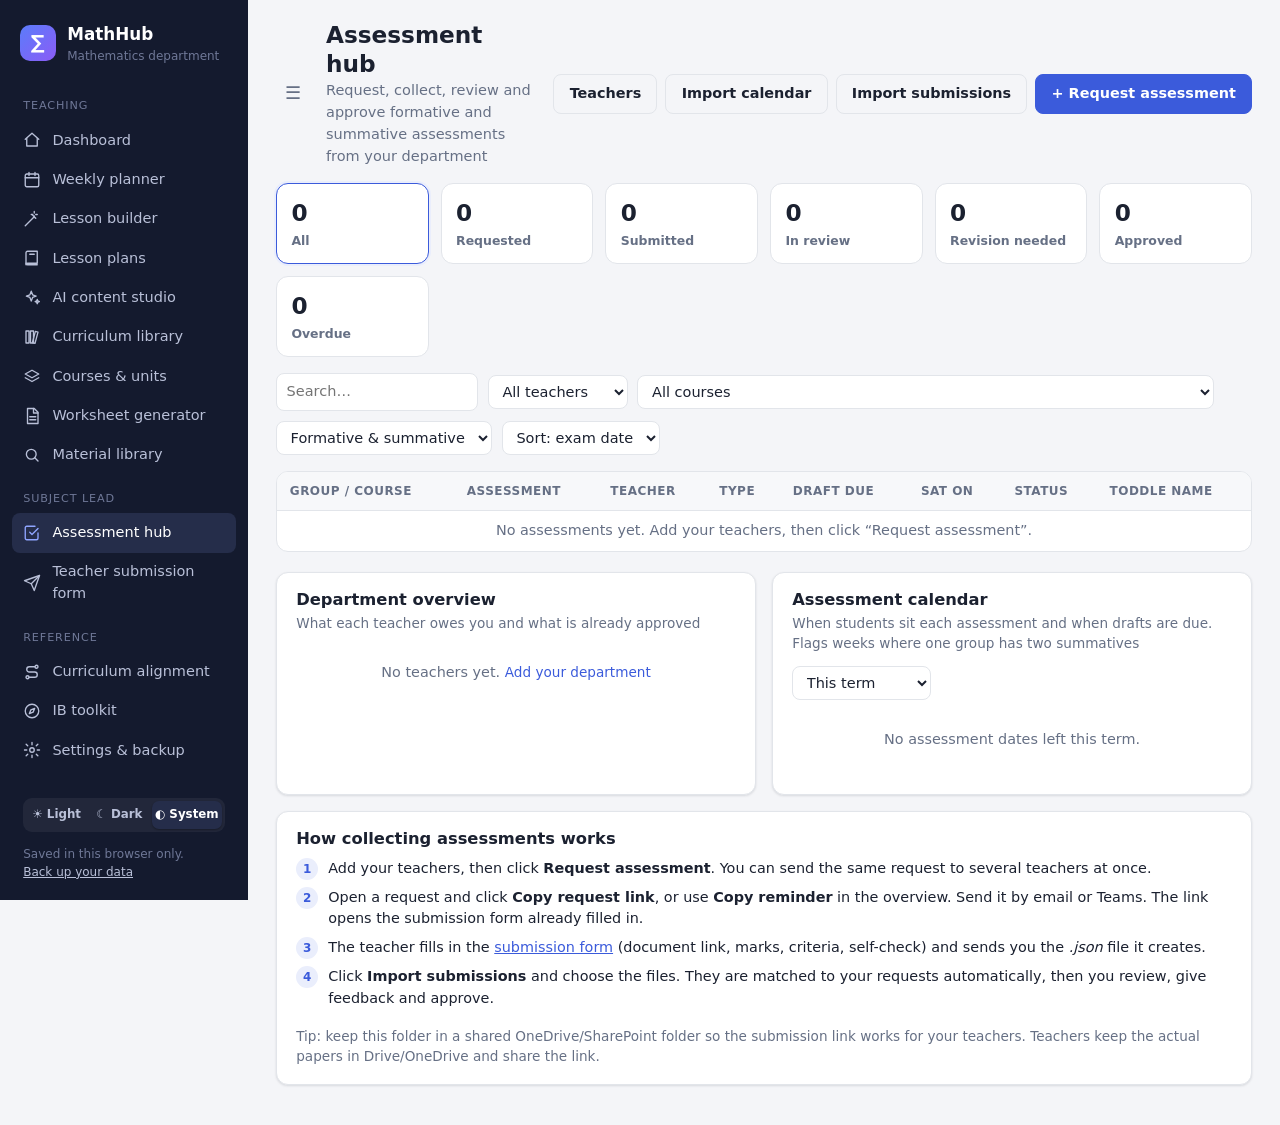
<file: assessments.html>
<!DOCTYPE html>
<html lang="en">
<head>
  <meta charset="UTF-8">
  <meta name="viewport" content="width=device-width, initial-scale=1">
  <title>Assessment hub · MathHub</title>
  <link rel="manifest" href="manifest.webmanifest">
  <link rel="icon" href="assets/favicon.svg" type="image/svg+xml">
  <meta name="theme-color" content="#5b7cfa">
  <link rel="stylesheet" href="assets/css/style.css">
  <script>try{var t=localStorage.getItem("mathhub.theme");if(t==="light"||t==="dark")document.documentElement.dataset.theme=t;}catch(e){}</script>
</head>
<body data-page="assessments">
<div class="app">
  <aside class="sidebar" id="sidebar"></aside>
  <div class="main">
    <header class="topbar">
      <button class="icon-btn menu-btn" id="menuBtn" aria-label="Open menu">☰</button>
      <div class="topbar-title">
        <h1>Assessment hub</h1>
        <p class="muted">Request, collect, review and approve formative and summative assessments from your department</p>
      </div>
      <div class="topbar-actions">
        <button class="btn btn-ghost" id="teachersBtn">Teachers</button>
        <button class="btn btn-ghost" id="calendarBtn" title="Import the school's assessment calendar (.xlsx)">Import calendar</button>
        <input type="file" id="calendarFile" accept=".xlsx,application/vnd.openxmlformats-officedocument.spreadsheetml.sheet" hidden>
        <button class="btn btn-ghost" id="importBtn">Import submissions</button>
        <input type="file" id="importFile" accept=".json,application/json" multiple hidden>
        <button class="btn btn-primary" id="newReq">+ Request assessment</button>
      </div>
    </header>
    <main class="content">
      <div class="status-bar" id="statusBar"></div>
      <div class="toolbar">
        <input type="search" id="q" placeholder="Search…" aria-label="Search assessments" style="min-width:200px">
        <select id="fTeacher" aria-label="Teacher"></select>
        <select id="fCourse" aria-label="Course"></select>
        <select id="fType" aria-label="Type">
          <option value="">Formative & summative</option>
          <option value="formative">Formative</option>
          <option value="summative">Summative</option>
        </select>
        <select id="sortBy" aria-label="Sort">
          <option value="date">Sort: exam date</option>
          <option value="group">Sort: group</option>
          <option value="teacher">Sort: teacher</option>
          <option value="status">Sort: status</option>
        </select>
      </div>
      <div class="table-wrap" style="margin-bottom:1.2rem">
        <table class="table a-table">
          <thead><tr><th>Group / course</th><th>Assessment</th><th>Teacher</th><th>Type</th><th>Draft due</th><th>Sat on</th><th>Status</th><th>Toddle name</th></tr></thead>
          <tbody id="rows"></tbody>
        </table>
      </div>
      <div class="grid-2">
        <section class="card">
          <div class="card-head"><div><h2>Department overview</h2><p class="muted small">What each teacher owes you and what is already approved</p></div></div>
          <div id="overview"></div>
        </section>
        <section class="card">
          <div class="card-head"><div><h2>Assessment calendar</h2><p class="muted small">When students sit each assessment and when drafts are due. Flags weeks where one group has two summatives</p></div>
            <select id="calRange" aria-label="Calendar range" style="width:auto"><option value="8">Next 8 weeks</option><option value="term" selected>This term</option><option value="all">All dates</option></select></div>
          <div id="calendar"></div>
        </section>
      </div>
      <section class="card" style="margin-top:1rem">
        <h2 style="margin-bottom:.5rem">How collecting assessments works</h2>
        <ol class="steps">
          <li>Add your teachers, then click <strong>Request assessment</strong>. You can send the same request to several teachers at once.</li>
          <li>Open a request and click <strong>Copy request link</strong>, or use <strong>Copy reminder</strong> in the overview. Send it by email or Teams. The link opens the submission form already filled in.</li>
          <li>The teacher fills in the <a href="submit.html">submission form</a> (document link, marks, criteria, self-check) and sends you the <em>.json</em> file it creates.</li>
          <li>Click <strong>Import submissions</strong> and choose the files. They are matched to your requests automatically, then you review, give feedback and approve.</li>
        </ol>
        <p class="muted small" style="margin:0">Tip: keep this folder in a shared OneDrive/SharePoint folder so the submission link works for your teachers. Teachers keep the actual papers in Drive/OneDrive and share the link.</p>
      </section>
    </main>
  </div>
</div>
<script src="assets/js/core.js"></script>
<script src="assets/js/curricula.js"></script>
<script src="assets/js/assessments.js"></script>
</body>
</html>
</file>
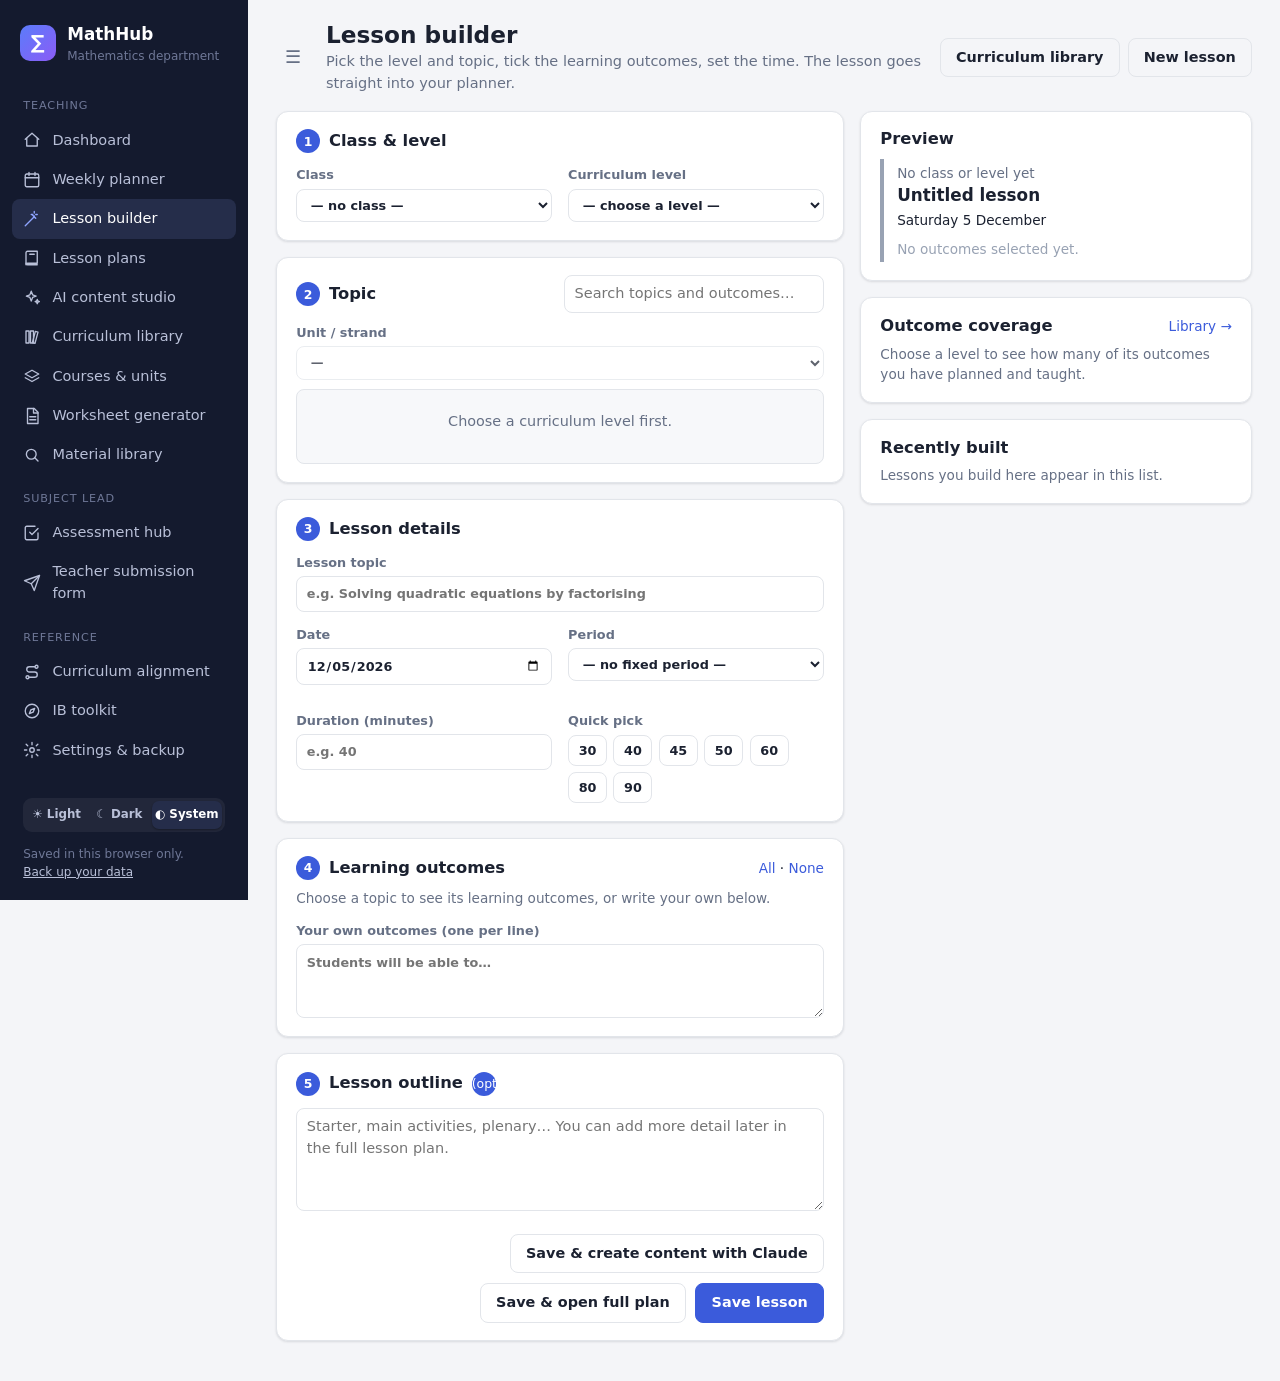
<file: builder.html>
<!DOCTYPE html>
<html lang="en">
<head>
  <meta charset="UTF-8">
  <meta name="viewport" content="width=device-width, initial-scale=1">
  <title>Lesson builder · MathHub</title>
  <link rel="manifest" href="manifest.webmanifest">
  <link rel="icon" href="assets/favicon.svg" type="image/svg+xml">
  <meta name="theme-color" content="#5b7cfa">
  <link rel="stylesheet" href="assets/css/style.css">
  <script>try{var t=localStorage.getItem("mathhub.theme");if(t==="light"||t==="dark")document.documentElement.dataset.theme=t;}catch(e){}</script>
</head>
<body data-page="builder">
<div class="app">
  <aside class="sidebar" id="sidebar"></aside>
  <div class="main">
    <header class="topbar">
      <button class="icon-btn menu-btn" id="menuBtn" aria-label="Open menu">☰</button>
      <div class="topbar-title">
        <h1 id="pageTitle">Lesson builder</h1>
        <p class="muted">Pick the level and topic, tick the learning outcomes, set the time. The lesson goes straight into your planner.</p>
      </div>
      <div class="topbar-actions">
        <a class="btn btn-ghost" href="curriculum.html">Curriculum library</a>
        <button class="btn btn-ghost" id="newBtn">New lesson</button>
      </div>
    </header>
    <main class="content">
      <div class="bl-layout">
        <div class="stack">
          <section class="card">
            <h2 class="bl-step"><span>1</span> Class &amp; level</h2>
            <div class="form-grid">
              <label>Class<select id="fClass"></select></label>
              <label>Curriculum level<select id="fLevel"></select></label>
            </div>
          </section>

          <section class="card">
            <div class="card-head" style="margin-bottom:.6rem">
              <h2 class="bl-step"><span>2</span> Topic</h2>
              <input type="search" id="fSearch" placeholder="Search topics and outcomes…" aria-label="Search topics and outcomes" style="max-width:260px">
            </div>
            <div class="form-grid" style="margin-bottom:.6rem">
              <label class="span-2">Unit / strand<select id="fUnit"></select></label>
            </div>
            <div id="topicPick" class="topic-pick"></div>
          </section>

          <section class="card">
            <h2 class="bl-step"><span>3</span> Lesson details</h2>
            <div class="form-grid">
              <label class="span-2">Lesson topic<input id="fTitle" placeholder="e.g. Solving quadratic equations by factorising"></label>
              <label>Date<input type="date" id="fDate"></label>
              <label>Period<select id="fPeriod"></select></label>
              <div class="span-2" id="nextSlot"></div>
              <label>Duration (minutes)<input type="number" id="fDuration" min="5" max="600" step="5" placeholder="e.g. 40"></label>
              <div><label style="margin-bottom:.3rem">Quick pick</label><div class="chip-group" id="durChips"></div></div>
            </div>
          </section>

          <section class="card">
            <div class="card-head" style="margin-bottom:.5rem">
              <h2 class="bl-step"><span>4</span> Learning outcomes</h2>
              <span class="small"><button class="link" id="selAllOut">All</button> · <button class="link" id="selNoneOut">None</button></span>
            </div>
            <div id="outcomes"></div>
            <label style="margin-top:.8rem">Your own outcomes (one per line)
              <textarea id="fCustom" rows="3" placeholder="Students will be able to…"></textarea></label>
          </section>

          <section class="card">
            <h2 class="bl-step"><span>5</span> Lesson outline <span class="muted small" style="font-weight:500">(optional)</span></h2>
            <textarea id="fOutline" rows="4" placeholder="Starter, main activities, plenary… You can add more detail later in the full lesson plan."></textarea>
            <div class="form-row" style="justify-content:flex-end;margin-top:1rem">
              <button class="btn btn-ghost" id="saveAi" style="flex:0">Save &amp; create content with Claude</button>
              <button class="btn btn-ghost" id="saveOpen" style="flex:0">Save &amp; open full plan</button>
              <button class="btn btn-primary" id="saveBtn" style="flex:0">Save lesson</button>
            </div>
          </section>
        </div>

        <aside class="stack bl-side">
          <section class="card">
            <h2 style="margin-bottom:.6rem">Preview</h2>
            <div id="preview"></div>
          </section>
          <section class="card">
            <div class="card-head" style="margin-bottom:.5rem"><h2>Outcome coverage</h2><a class="link" href="curriculum.html" id="covLink">Library →</a></div>
            <div id="coverage"></div>
          </section>
          <section class="card">
            <h2 style="margin-bottom:.4rem">Recently built</h2>
            <div id="recent"></div>
          </section>
        </aside>
      </div>
    </main>
  </div>
</div>
<script src="assets/js/core.js"></script>
<script src="assets/js/prompts.js"></script>
<script src="assets/js/curricula.js"></script>
<script src="assets/js/builder.js"></script>
</body>
</html>
</file>
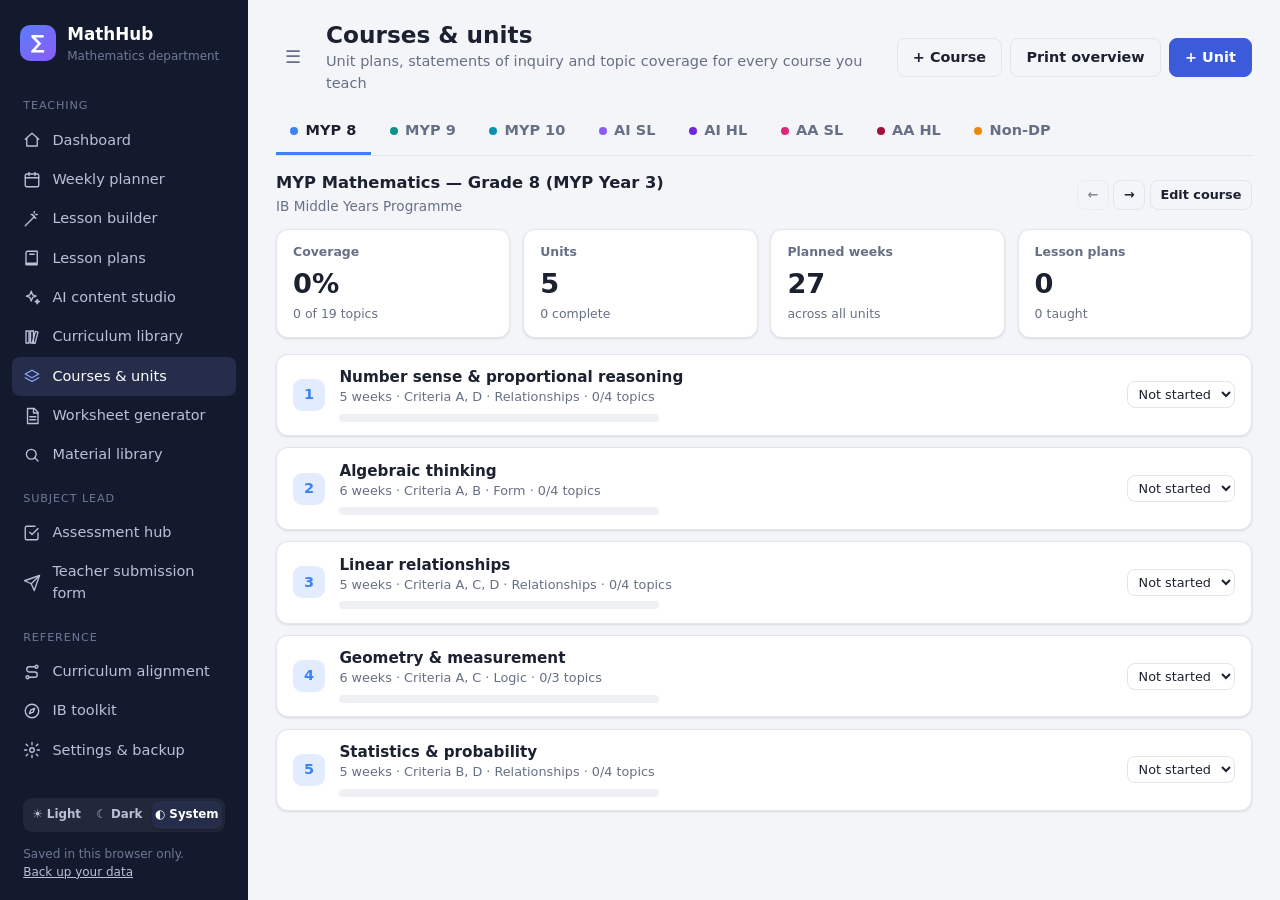
<file: courses.html>
<!DOCTYPE html>
<html lang="en">
<head>
  <meta charset="UTF-8">
  <meta name="viewport" content="width=device-width, initial-scale=1">
  <title>Courses & units · MathHub</title>
  <link rel="manifest" href="manifest.webmanifest">
  <link rel="icon" href="assets/favicon.svg" type="image/svg+xml">
  <meta name="theme-color" content="#5b7cfa">
  <link rel="stylesheet" href="assets/css/style.css">
  <script>try{var t=localStorage.getItem("mathhub.theme");if(t==="light"||t==="dark")document.documentElement.dataset.theme=t;}catch(e){}</script>
</head>
<body data-page="courses">
<div class="app">
  <aside class="sidebar" id="sidebar"></aside>
  <div class="main">
    <header class="topbar">
      <button class="icon-btn menu-btn" id="menuBtn" aria-label="Open menu">☰</button>
      <div class="topbar-title">
        <h1>Courses & units</h1>
        <p class="muted">Unit plans, statements of inquiry and topic coverage for every course you teach</p>
      </div>
      <div class="topbar-actions">
        <button class="btn btn-ghost" id="addCourse">+ Course</button>
        <button class="btn btn-ghost" id="printCourse">Print overview</button>
        <button class="btn btn-primary" id="addUnit">+ Unit</button>
      </div>
    </header>
    <main class="content">
      <div class="tabs" id="tabs" role="tablist"></div>
      <div id="coursePanel"></div>
    </main>
  </div>
</div>
<script src="assets/js/core.js"></script>
<script src="assets/js/prompts.js"></script>
<script src="assets/js/curricula.js"></script>
<script src="assets/js/courses.js"></script>
</body>
</html>
</file>
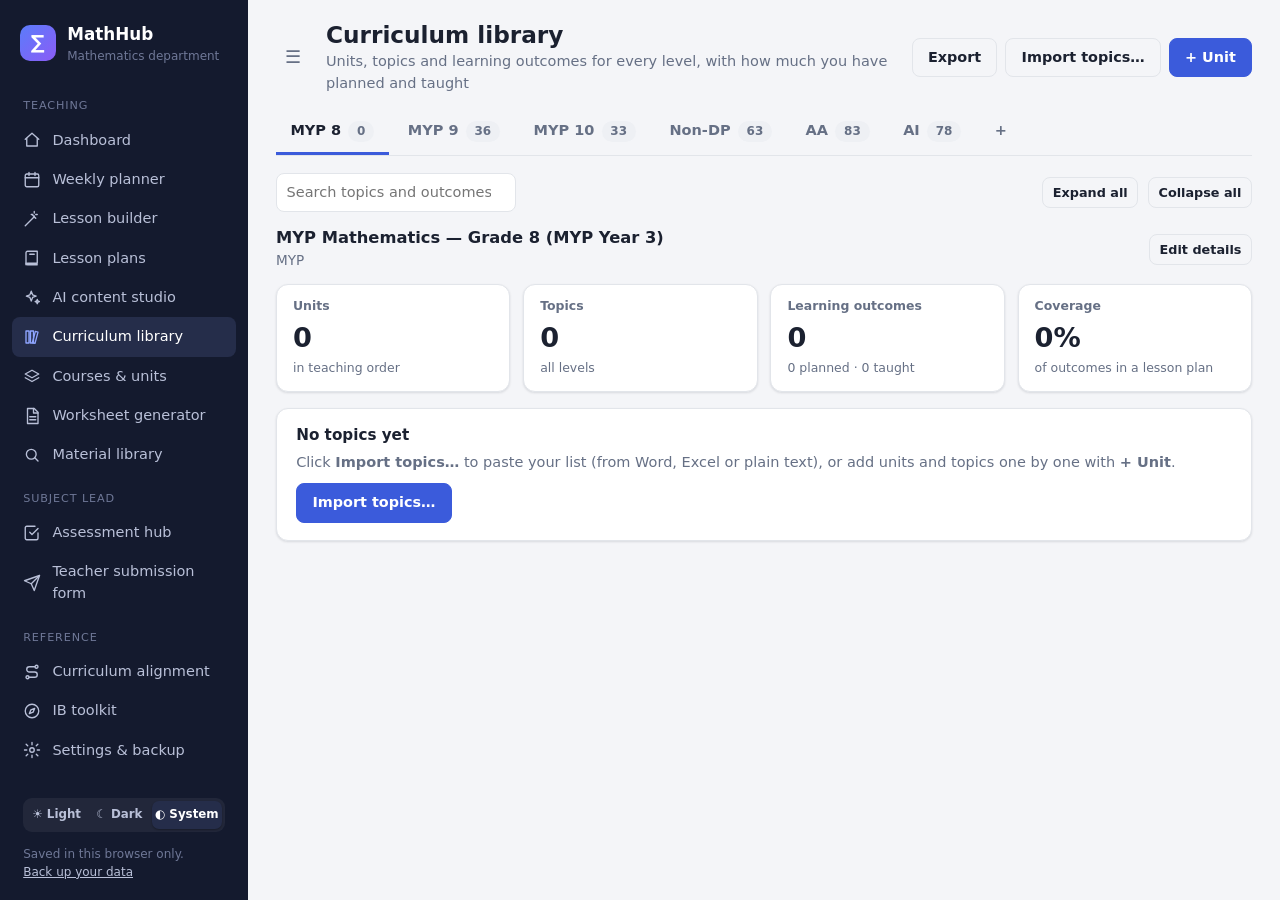
<file: curriculum.html>
<!DOCTYPE html>
<html lang="en">
<head>
  <meta charset="UTF-8">
  <meta name="viewport" content="width=device-width, initial-scale=1">
  <title>Curriculum library · MathHub</title>
  <link rel="manifest" href="manifest.webmanifest">
  <link rel="icon" href="assets/favicon.svg" type="image/svg+xml">
  <meta name="theme-color" content="#5b7cfa">
  <link rel="stylesheet" href="assets/css/style.css">
  <script>try{var t=localStorage.getItem("mathhub.theme");if(t==="light"||t==="dark")document.documentElement.dataset.theme=t;}catch(e){}</script>
</head>
<body data-page="curriculum">
<div class="app">
  <aside class="sidebar" id="sidebar"></aside>
  <div class="main">
    <header class="topbar">
      <button class="icon-btn menu-btn" id="menuBtn" aria-label="Open menu">☰</button>
      <div class="topbar-title">
        <h1>Curriculum library</h1>
        <p class="muted">Units, topics and learning outcomes for every level, with how much you have planned and taught</p>
      </div>
      <div class="topbar-actions">
        <button class="btn btn-ghost" id="exportBtn">Export</button>
        <button class="btn btn-ghost" id="importBtn">Import topics…</button>
        <button class="btn btn-primary" id="addUnit">+ Unit</button>
      </div>
    </header>
    <main class="content">
      <div class="tabs" id="tabs" role="tablist"></div>
      <div class="toolbar">
        <div class="seg" id="trackSeg" role="group" aria-label="Level"></div>
        <input type="search" id="q" placeholder="Search topics and outcomes…" aria-label="Search" style="min-width:240px">
        <span class="grow"></span>
        <button class="btn btn-sm btn-ghost" id="expandAll">Expand all</button>
        <button class="btn btn-sm btn-ghost" id="collapseAll">Collapse all</button>
      </div>
      <div id="panel"></div>
    </main>
  </div>
</div>
<script src="assets/js/core.js"></script>
<script src="assets/js/curricula.js"></script>
<script src="assets/js/generators.js"></script>
<script src="assets/js/wsai.js"></script>
<script src="assets/js/curriculum.js"></script>
</body>
</html>
</file>
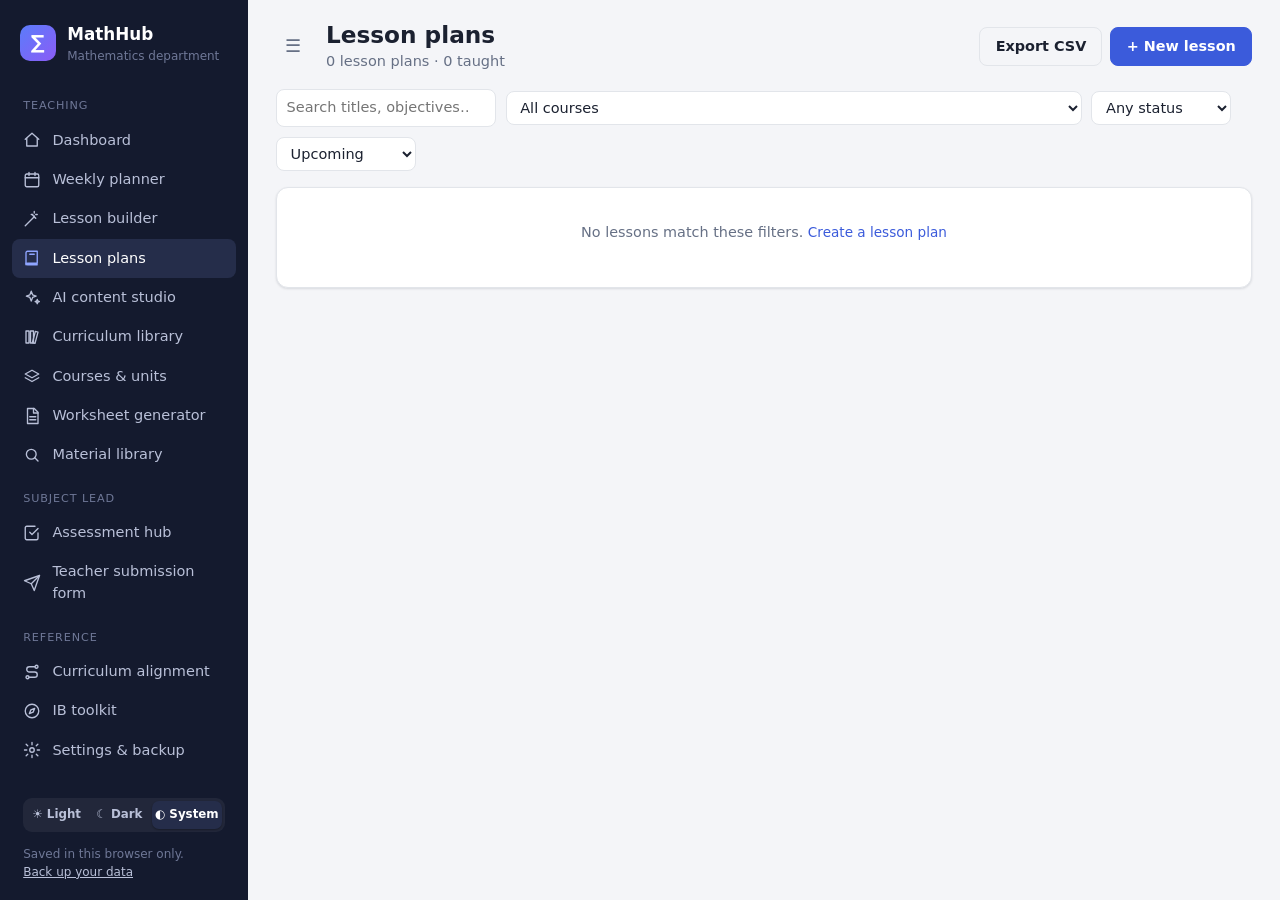
<file: lessons.html>
<!DOCTYPE html>
<html lang="en">
<head>
  <meta charset="UTF-8">
  <meta name="viewport" content="width=device-width, initial-scale=1">
  <title>Lesson plans · MathHub</title>
  <link rel="manifest" href="manifest.webmanifest">
  <link rel="icon" href="assets/favicon.svg" type="image/svg+xml">
  <meta name="theme-color" content="#5b7cfa">
  <link rel="stylesheet" href="assets/css/style.css">
  <script>try{var t=localStorage.getItem("mathhub.theme");if(t==="light"||t==="dark")document.documentElement.dataset.theme=t;}catch(e){}</script>
</head>
<body data-page="lessons">
<div class="app">
  <aside class="sidebar" id="sidebar"></aside>
  <div class="main">
    <header class="topbar">
      <button class="icon-btn menu-btn" id="menuBtn" aria-label="Open menu">☰</button>
      <div class="topbar-title">
        <h1>Lesson plans</h1>
        <p class="muted" id="summary"></p>
      </div>
      <div class="topbar-actions">
        <button class="btn btn-ghost" id="exportCsv">Export CSV</button>
        <button class="btn btn-primary" id="newLesson">+ New lesson</button>
      </div>
    </header>
    <main class="content">
      <div class="toolbar">
        <input type="search" id="q" placeholder="Search titles, objectives…" aria-label="Search" style="min-width:220px">
        <select id="fCourse" aria-label="Course"></select>
        <select id="fStatus" aria-label="Status"></select>
        <select id="fRange" aria-label="Date range">
          <option value="upcoming">Upcoming</option>
          <option value="week">This week</option>
          <option value="past">Past</option>
          <option value="all">All dates</option>
        </select>
      </div>
      <div id="list"></div>
    </main>
  </div>
</div>
<script src="assets/js/core.js"></script>
<script src="assets/js/prompts.js"></script>
<script src="assets/js/lessons.js"></script>
</body>
</html>
</file>
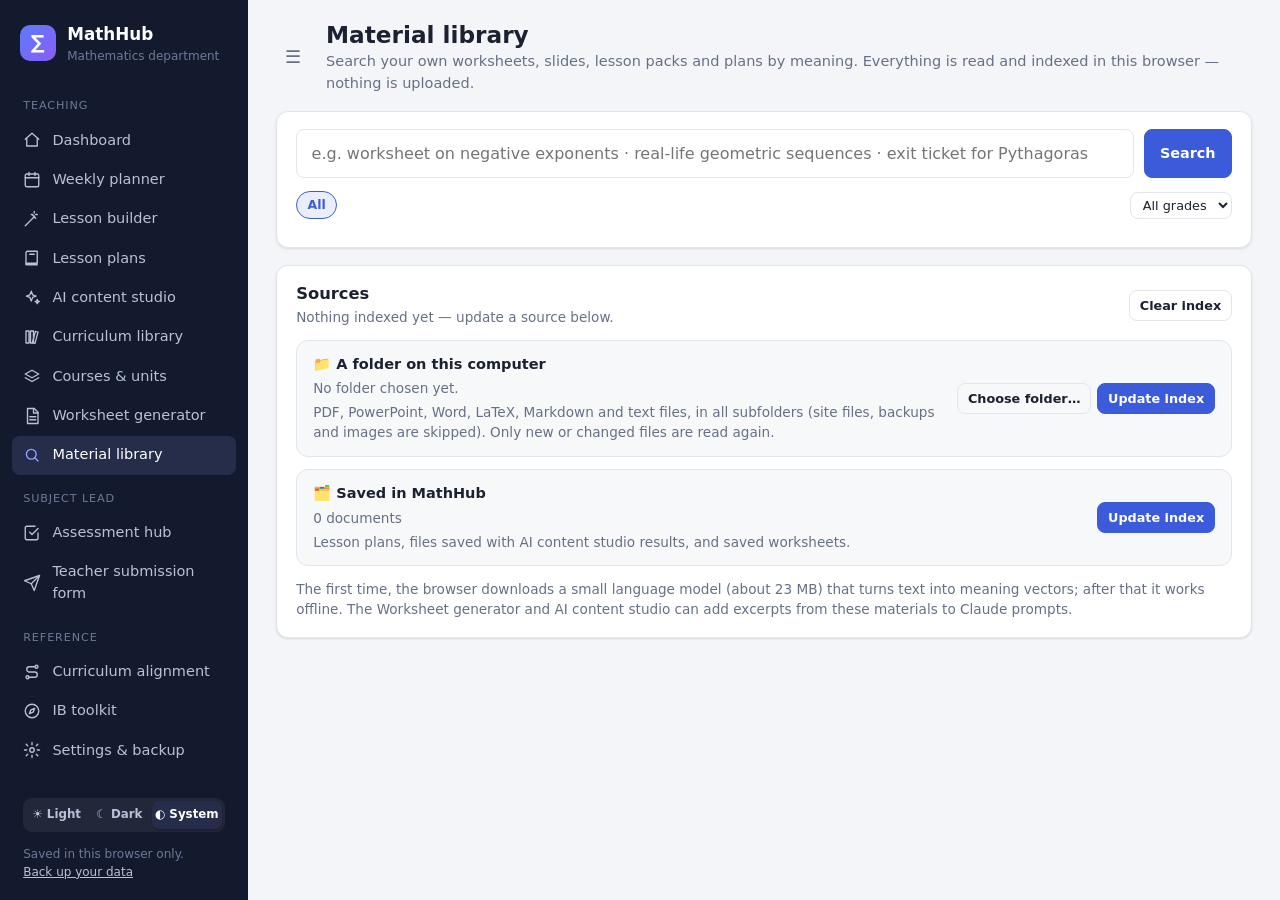
<file: materials.html>
<!DOCTYPE html>
<html lang="en">
<head>
  <meta charset="UTF-8">
  <meta name="viewport" content="width=device-width, initial-scale=1">
  <title>Material library · MathHub</title>
  <link rel="manifest" href="manifest.webmanifest">
  <link rel="icon" href="assets/favicon.svg" type="image/svg+xml">
  <meta name="theme-color" content="#5b7cfa">
  <link rel="stylesheet" href="assets/css/style.css">
  <script>try{var t=localStorage.getItem("mathhub.theme");if(t==="light"||t==="dark")document.documentElement.dataset.theme=t;}catch(e){}</script>
</head>
<body data-page="materials">
<div class="app">
  <aside class="sidebar" id="sidebar"></aside>
  <div class="main">
    <header class="topbar">
      <button class="icon-btn menu-btn" id="menuBtn" aria-label="Open menu">☰</button>
      <div class="topbar-title">
        <h1>Material library</h1>
        <p class="muted">Search your own worksheets, slides, lesson packs and plans by meaning. Everything is read and indexed in this browser — nothing is uploaded.</p>
      </div>
    </header>
    <main class="content mat-page">
      <section class="card mat-search">
        <form id="searchForm" class="mat-searchbar" role="search">
          <input id="q" type="search" placeholder="e.g. worksheet on negative exponents · real-life geometric sequences · exit ticket for Pythagoras" aria-label="Search your materials" autocomplete="off">
          <button class="btn btn-primary" type="submit">Search</button>
        </form>
        <div class="mat-filters" id="filters"></div>
        <p class="small muted" id="searchInfo"></p>
        <div id="results"></div>
      </section>

      <section class="card" id="sources">
        <div class="card-head"><div><h2>Sources</h2><p class="muted small" id="statsLine"></p></div>
          <button class="btn btn-sm btn-ghost" id="clearIdx">Clear index</button></div>
        <div class="mat-sources">
          <div class="mat-src">
            <div><strong>📁 A folder on this computer</strong><div class="small muted" id="folderInfo"></div>
              <div class="small muted">PDF, PowerPoint, Word, LaTeX, Markdown and text files, in all subfolders (site files, backups and images are skipped). Only new or changed files are read again.</div></div>
            <div class="mat-src-actions"><button class="btn btn-sm btn-ghost" id="chooseFolder">Choose folder…</button><button class="btn btn-sm btn-primary" id="indexFolder">Update index</button></div>
          </div>
          <div class="mat-src">
            <div><strong>🗂️ Saved in MathHub</strong><div class="small muted" id="browserInfo"></div>
              <div class="small muted">Lesson plans, files saved with AI content studio results, and saved worksheets.</div></div>
            <div class="mat-src-actions"><button class="btn btn-sm btn-primary" id="indexBrowser">Update index</button></div>
          </div>
        </div>
        <div class="mat-progress" id="progress" hidden><div class="mat-bar"><span id="progressBar"></span></div><span class="small" id="progressText"></span></div>
        <p class="small muted" style="margin:.8rem 0 0">The first time, the browser downloads a small language model (about 23 MB) that turns text into meaning vectors; after that it works offline. The Worksheet generator and AI content studio can add excerpts from these materials to Claude prompts.</p>
      </section>
    </main>
  </div>
</div>
<script src="assets/js/core.js"></script>
<script src="assets/js/matindex.js"></script>
<script src="assets/js/materials.js"></script>
</body>
</html>
</file>
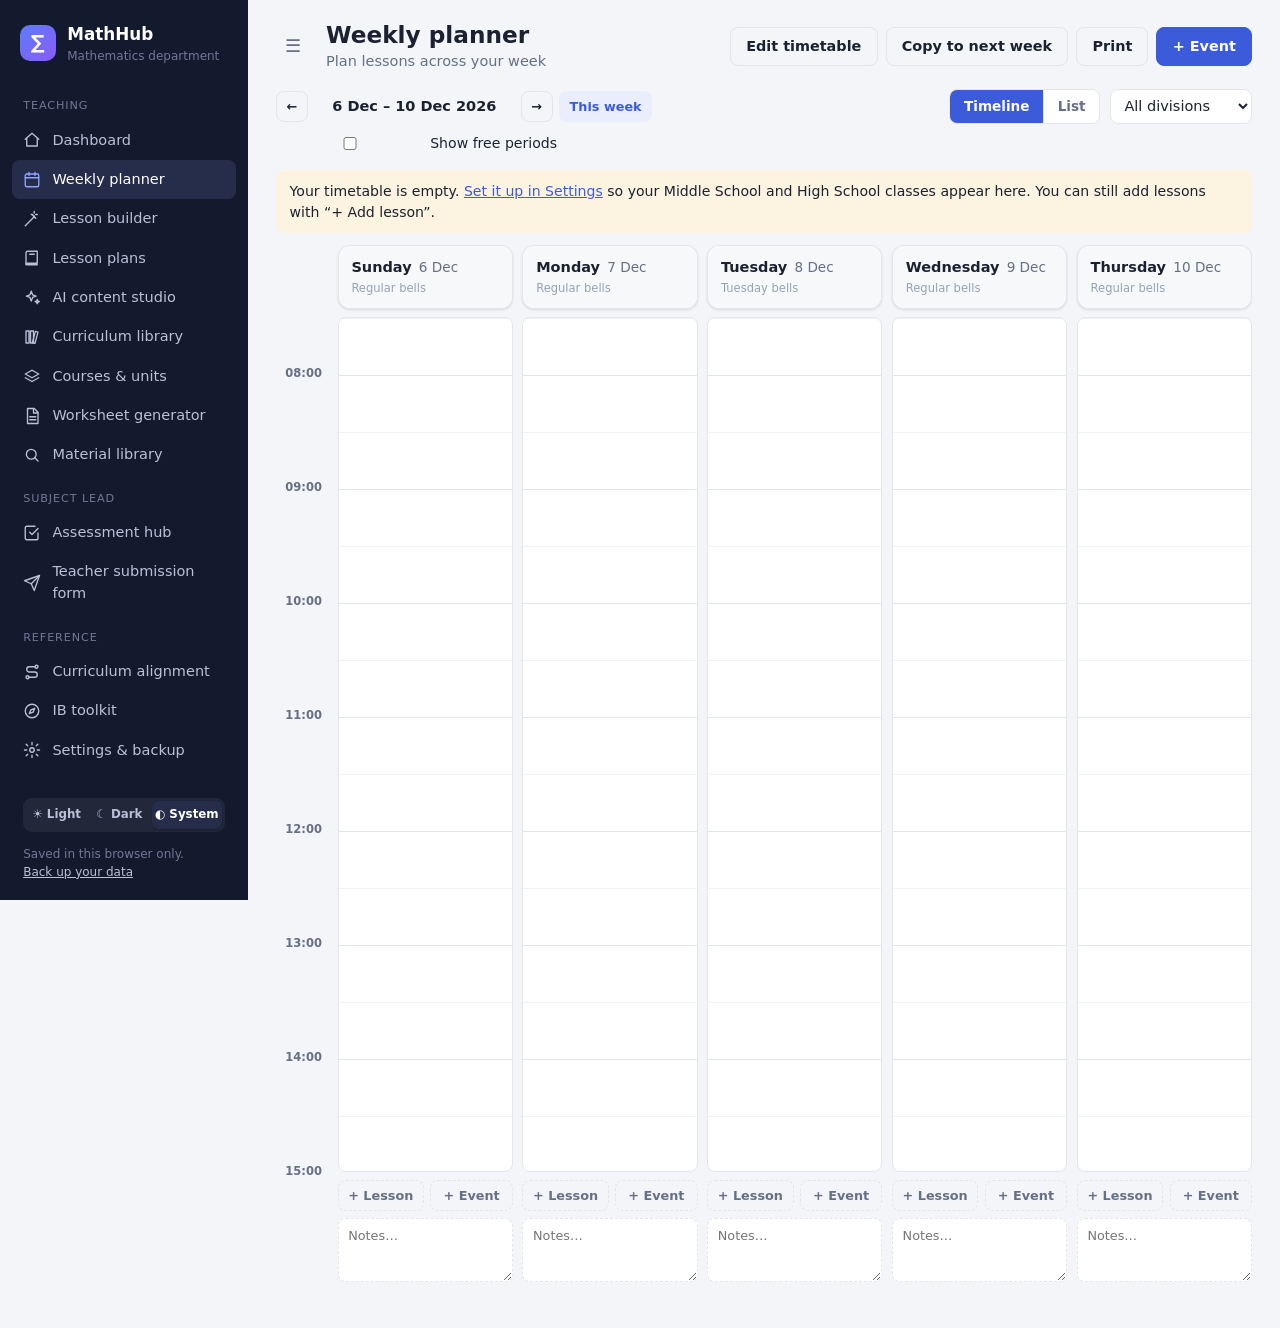
<file: planner.html>
<!DOCTYPE html>
<html lang="en">
<head>
  <meta charset="UTF-8">
  <meta name="viewport" content="width=device-width, initial-scale=1">
  <title>Weekly planner · MathHub</title>
  <link rel="manifest" href="manifest.webmanifest">
  <link rel="icon" href="assets/favicon.svg" type="image/svg+xml">
  <meta name="theme-color" content="#5b7cfa">
  <link rel="stylesheet" href="assets/css/style.css">
  <script>try{var t=localStorage.getItem("mathhub.theme");if(t==="light"||t==="dark")document.documentElement.dataset.theme=t;}catch(e){}</script>
</head>
<body data-page="planner">
<div class="app">
  <aside class="sidebar" id="sidebar"></aside>
  <div class="main">
    <header class="topbar">
      <button class="icon-btn menu-btn" id="menuBtn" aria-label="Open menu">☰</button>
      <div class="topbar-title">
        <h1>Weekly planner</h1>
        <p class="muted" id="weekSummary"></p>
      </div>
      <div class="topbar-actions">
        <a class="btn btn-ghost" href="settings.html#timetable">Edit timetable</a>
        <button class="btn btn-ghost" id="copyWeek">Copy to next week</button>
        <button class="btn btn-ghost" id="printWeek">Print</button>
        <button class="btn btn-primary" id="newEvent">+ Event</button>
      </div>
    </header>
    <main class="content">
      <div class="toolbar">
        <div class="week-nav">
          <button class="btn btn-ghost btn-sm" id="prevWeek" aria-label="Previous week">←</button>
          <span class="week-label" id="weekLabel"></span>
          <button class="btn btn-ghost btn-sm" id="nextWeek" aria-label="Next week">→</button>
          <button class="btn btn-soft btn-sm" id="thisWeek">This week</button>
        </div>
        <span class="grow"></span>
        <div class="seg" id="viewToggle" role="group" aria-label="View">
          <button type="button" data-view="timeline">Timeline</button>
          <button type="button" data-view="list">List</button>
        </div>
        <select id="fDivision" aria-label="Division"></select>
        <label class="inline"><input type="checkbox" id="showFree"> Show free periods</label>
      </div>
      <div id="emptyTT"></div>
      <div class="week-scroll"><div class="week-grid" id="weekGrid"></div></div>
    </main>
  </div>
</div>
<script src="assets/js/core.js"></script>
<script src="assets/js/prompts.js"></script>
<script src="assets/js/planner.js"></script>
</body>
</html>
</file>
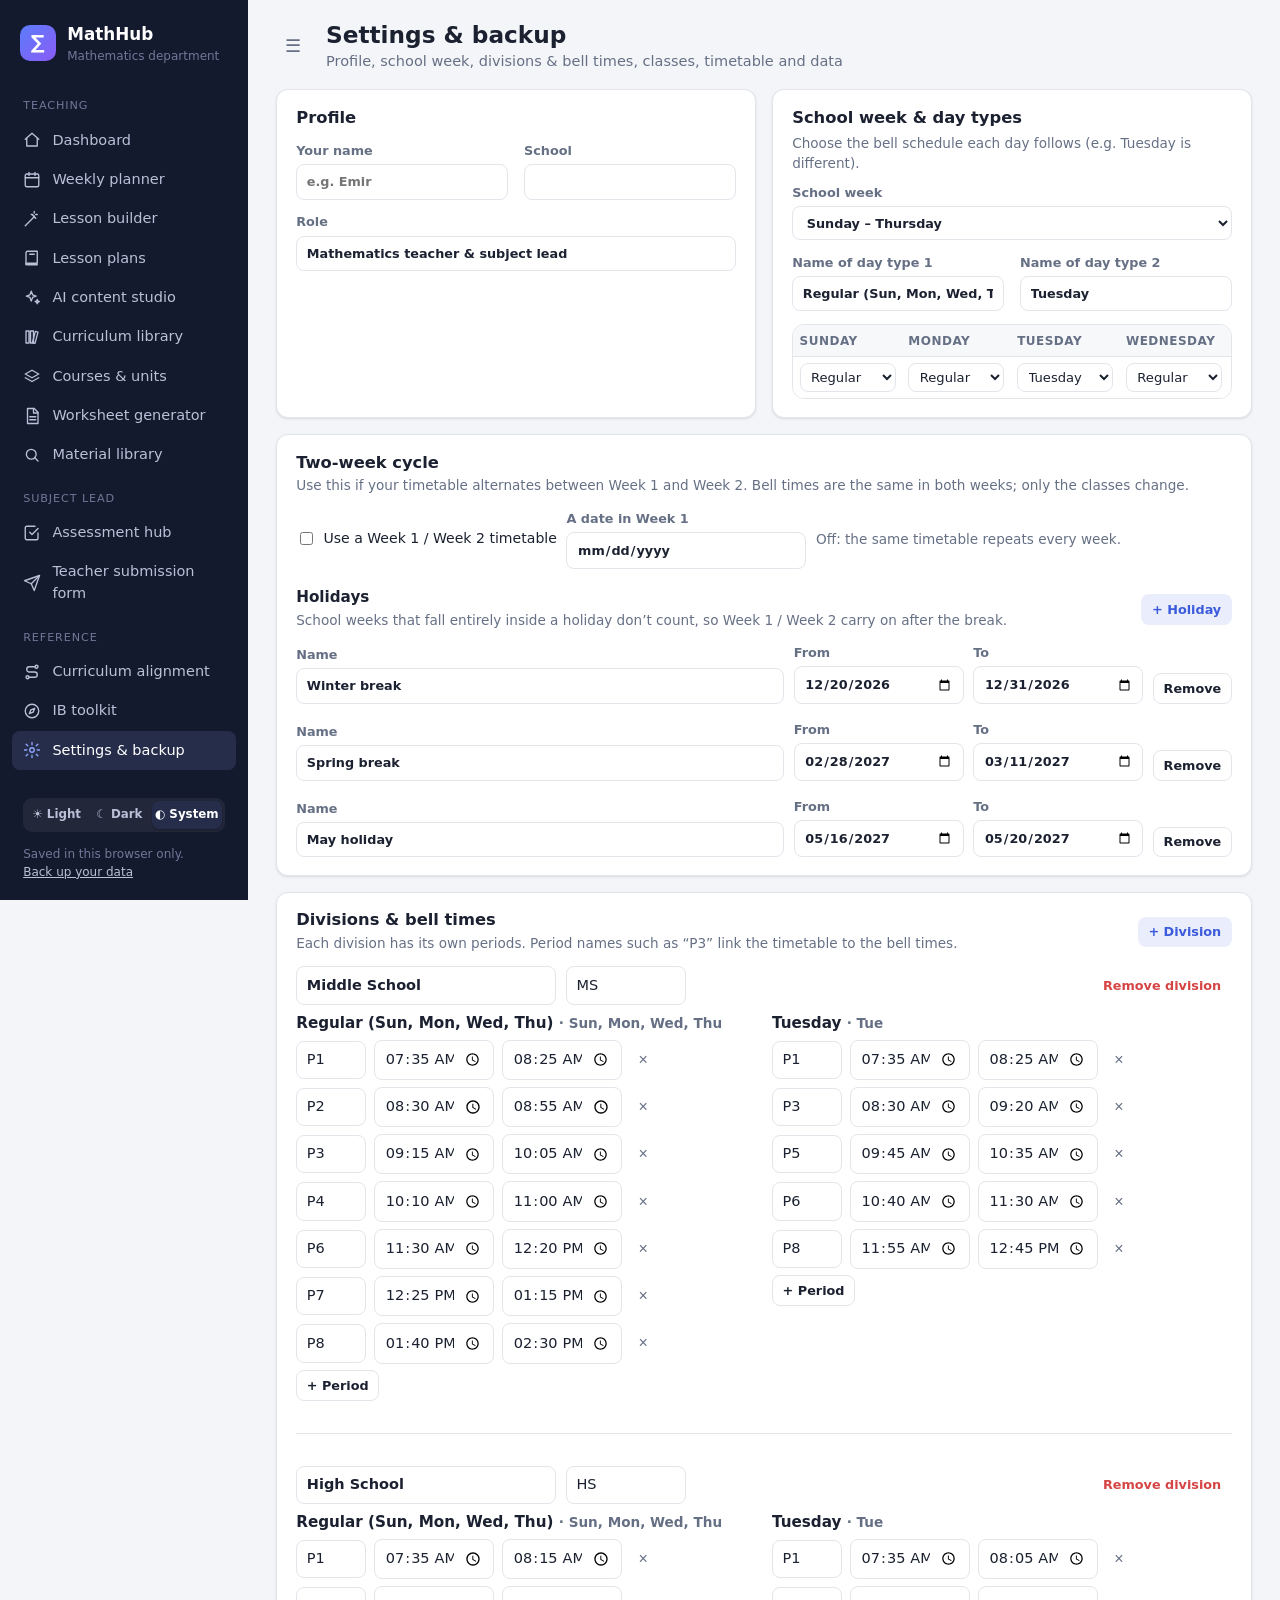
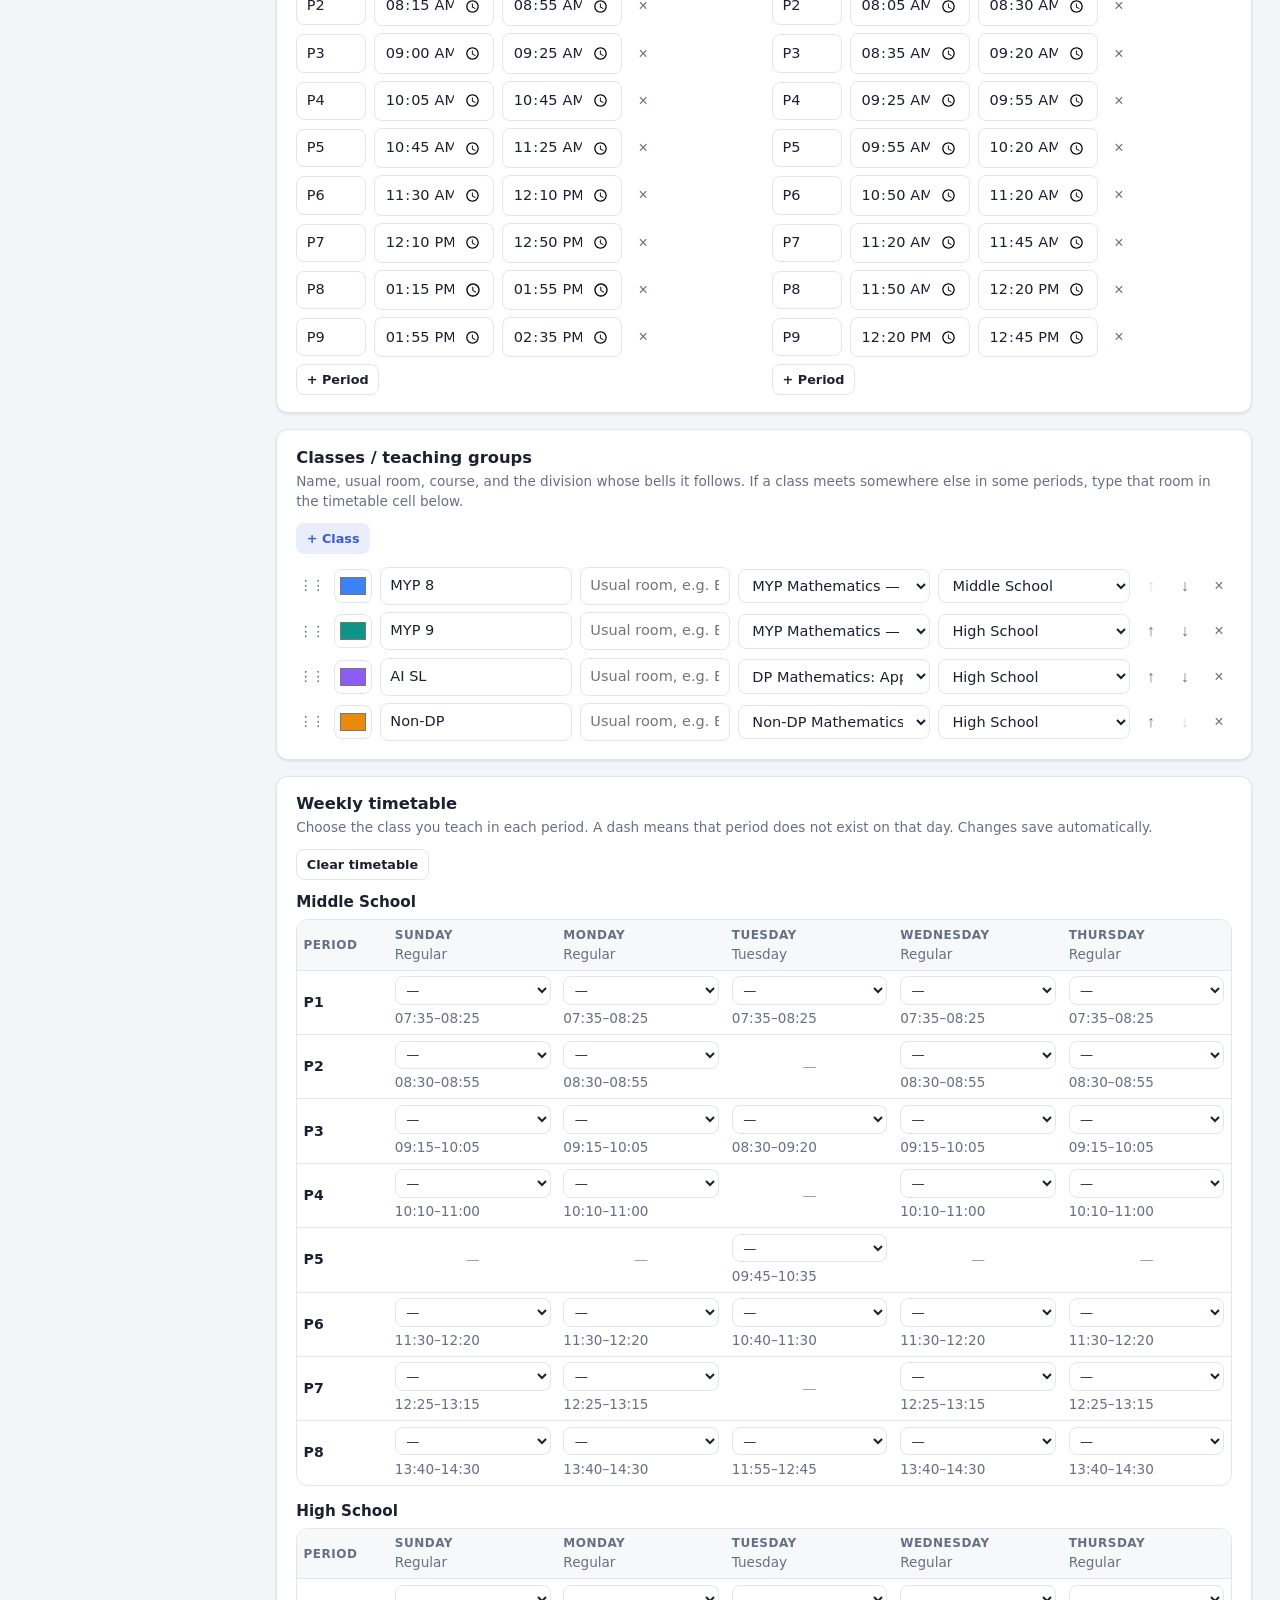
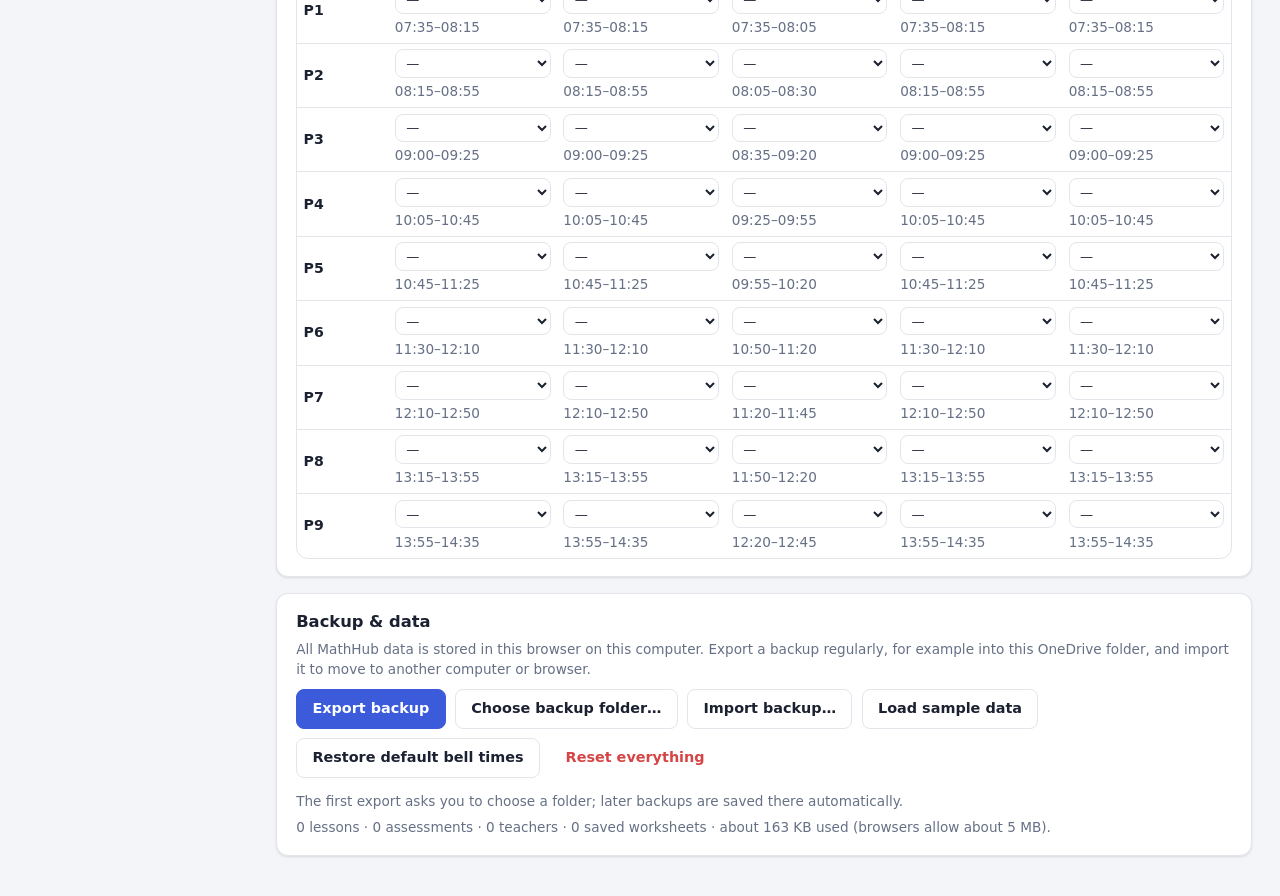
<file: settings.html>
<!DOCTYPE html>
<html lang="en">
<head>
  <meta charset="UTF-8">
  <meta name="viewport" content="width=device-width, initial-scale=1">
  <title>Settings & backup · MathHub</title>
  <link rel="manifest" href="manifest.webmanifest">
  <link rel="icon" href="assets/favicon.svg" type="image/svg+xml">
  <meta name="theme-color" content="#5b7cfa">
  <link rel="stylesheet" href="assets/css/style.css">
  <script>try{var t=localStorage.getItem("mathhub.theme");if(t==="light"||t==="dark")document.documentElement.dataset.theme=t;}catch(e){}</script>
</head>
<body data-page="settings">
<div class="app">
  <aside class="sidebar" id="sidebar"></aside>
  <div class="main">
    <header class="topbar">
      <button class="icon-btn menu-btn" id="menuBtn" aria-label="Open menu">☰</button>
      <div class="topbar-title">
        <h1>Settings & backup</h1>
        <p class="muted">Profile, school week, divisions & bell times, classes, timetable and data</p>
      </div>
    </header>
    <main class="content stack">
      <div class="grid-2">
        <section class="card" id="profile">
          <h2 style="margin-bottom:.8rem">Profile</h2>
          <div class="form-grid">
            <label>Your name<input id="pName" placeholder="e.g. Emir"></label>
            <label>School<input id="pSchool"></label>
            <label class="span-2">Role<input id="pRole"></label>
          </div>
        </section>
        <section class="card" id="week">
          <h2 style="margin-bottom:.3rem">School week & day types</h2>
          <p class="muted small">Choose the bell schedule each day follows (e.g. Tuesday is different).</p>
          <div class="form-grid">
            <label class="span-2">School week
              <select id="workWeek"><option value="sun-thu">Sunday – Thursday</option><option value="mon-fri">Monday – Friday</option></select>
            </label>
            <label>Name of day type 1<input id="vnStd"></label>
            <label>Name of day type 2<input id="vnAlt"></label>
          </div>
          <div class="table-wrap" style="margin-top:.8rem"><table class="table" id="dayTypes"></table></div>
        </section>
      </div>

      <section class="card" id="cycle">
        <div class="card-head"><div><h2>Two-week cycle</h2><p class="muted small">Use this if your timetable alternates between Week 1 and Week 2. Bell times are the same in both weeks; only the classes change.</p></div></div>
        <div class="form-row" style="align-items:center">
          <label class="inline" style="flex:0 0 auto"><input type="checkbox" id="cycleOn"> Use a Week 1 / Week 2 timetable</label>
          <label style="flex:0 1 240px">A date in Week 1<input type="date" id="cycleAnchor"></label>
          <div style="flex:1 1 260px" class="small" id="cycleInfo"></div>
        </div>
        <div class="form-row" style="justify-content:flex-start;margin-top:.7rem" id="cycleTools">
          <button class="btn btn-sm btn-ghost" id="swapWeeks" style="flex:0">This week should be the other week</button>
          <button class="btn btn-sm btn-ghost" id="copyW1" style="flex:0">Copy Week 1 timetable → Week 2</button>
        </div>
        <div class="card-head" style="margin-top:1.2rem"><div><h3>Holidays</h3><p class="muted small">School weeks that fall entirely inside a holiday don’t count, so Week 1 / Week 2 carry on after the break.</p></div>
          <button class="btn btn-sm btn-soft" id="addHoliday">+ Holiday</button></div>
        <div id="holidayList" class="stack"></div>
      </section>

      <section class="card" id="bells">
        <div class="card-head"><div><h2>Divisions & bell times</h2><p class="muted small">Each division has its own periods. Period names such as “P3” link the timetable to the bell times.</p></div>
          <button class="btn btn-sm btn-soft" id="addDivision">+ Division</button></div>
        <div id="bellList" class="stack"></div>
      </section>

      <section class="card" id="classes">
        <div class="card-head"><div><h2>Classes / teaching groups</h2><p class="muted small">Name, usual room, course, and the division whose bells it follows. If a class meets somewhere else in some periods, type that room in the timetable cell below.</p></div><button class="btn btn-sm btn-soft" id="addClass">+ Class</button></div>
        <div class="row-list" id="classList"></div>
      </section>

      <section class="card" id="timetable">
        <div class="card-head"><div><h2>Weekly timetable</h2><p class="muted small">Choose the class you teach in each period. A dash means that period does not exist on that day. Changes save automatically.</p></div><button class="btn btn-sm btn-ghost" id="clearTT">Clear timetable</button></div>
        <div class="tabs" id="ttWeekTabs" role="tablist" hidden>
          <button class="tab active" data-ttweek="1">Week 1</button>
          <button class="tab" data-ttweek="2">Week 2</button>
        </div>
        <div id="ttWrap" class="stack"></div>
      </section>

      <section class="card" id="backup">
        <h2 style="margin-bottom:.4rem">Backup & data</h2>
        <p class="muted small">All MathHub data is stored in this browser on this computer. Export a backup regularly, for example into this OneDrive folder, and import it to move to another computer or browser.</p>
        <div class="form-row" style="justify-content:flex-start">
          <button class="btn btn-primary" id="exportBtn" style="flex:0">Export backup</button>
          <button class="btn btn-ghost" id="backupDirBtn" style="flex:0">Choose backup folder…</button>
          <button class="btn btn-ghost" id="importBtn" style="flex:0">Import backup…</button>
          <input type="file" id="importFile" accept=".json,application/json" hidden>
          <button class="btn btn-ghost" id="sampleBtn" style="flex:0">Load sample data</button>
          <button class="btn btn-ghost" id="resetBells" style="flex:0">Restore default bell times</button>
          <button class="btn btn-danger-ghost" id="resetBtn" style="flex:0">Reset everything</button>
        </div>
        <p class="muted small" id="backupDirInfo" style="margin:.8rem 0 0"></p>
        <p class="muted small" id="storageInfo" style="margin:.4rem 0 0"></p>
      </section>
    </main>
  </div>
</div>
<script src="assets/js/core.js"></script>
<script src="assets/js/settings.js"></script>
</body>
</html>
</file>
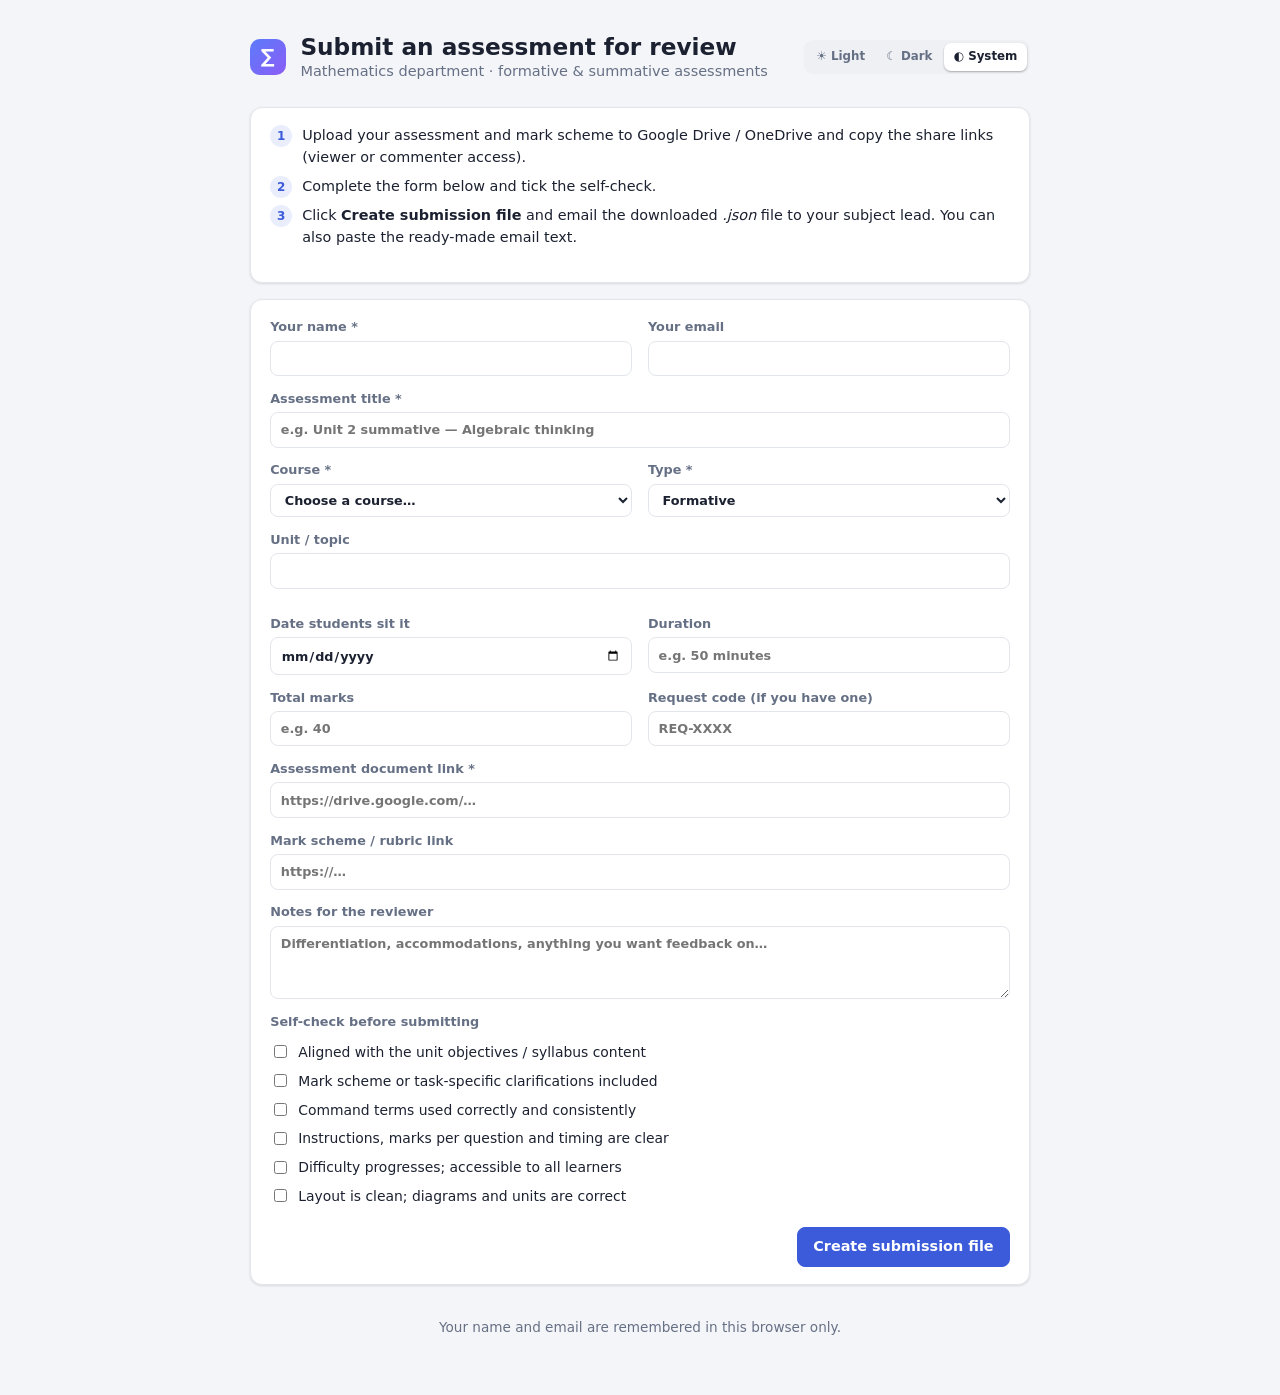
<file: submit.html>
<!DOCTYPE html>
<html lang="en">
<head>
  <meta charset="UTF-8">
  <meta name="viewport" content="width=device-width, initial-scale=1">
  <title>Submit an assessment · Maths department</title>
  <link rel="manifest" href="manifest.webmanifest">
  <link rel="icon" href="assets/favicon.svg" type="image/svg+xml">
  <meta name="theme-color" content="#5b7cfa">
  <link rel="stylesheet" href="assets/css/style.css">
  <script>try{var t=localStorage.getItem("mathhub.theme");if(t==="light"||t==="dark")document.documentElement.dataset.theme=t;}catch(e){}</script>
</head>
<body data-page="submit">
<div class="plain-page">
  <header class="plain-head">
    <span class="brand-mark">∑</span>
    <div><h1>Submit an assessment for review</h1><p class="muted" style="margin:0">Mathematics department · formative & summative assessments</p></div>
  </header>

  <section class="card" style="margin-bottom:1rem">
    <ol class="steps">
      <li>Upload your assessment and mark scheme to Google Drive / OneDrive and copy the share links (viewer or commenter access).</li>
      <li>Complete the form below and tick the self-check.</li>
      <li>Click <strong>Create submission file</strong> and email the downloaded <em>.json</em> file to your subject lead. You can also paste the ready-made email text.</li>
    </ol>
  </section>

  <form id="form" class="card" novalidate>
    <div class="form-grid">
      <label>Your name *<input name="name" required autocomplete="name"></label>
      <label>Your email<input name="email" type="email" autocomplete="email"></label>
      <label class="span-2">Assessment title *<input name="title" required placeholder="e.g. Unit 2 summative — Algebraic thinking"></label>
      <label>Course *<select name="courseId" id="course" required></select></label>
      <label>Type *<select name="type"><option value="formative">Formative</option><option value="summative">Summative</option></select></label>
      <label class="span-2">Unit / topic<input name="unit" list="unitList"><datalist id="unitList"></datalist></label>
      <div class="span-2" id="critWrap"></div>
      <label>Date students sit it<input name="date" type="date"></label>
      <label>Duration<input name="duration" placeholder="e.g. 50 minutes"></label>
      <label>Total marks<input name="marks" placeholder="e.g. 40"></label>
      <label>Request code (if you have one)<input name="requestCode" placeholder="REQ-XXXX" style="text-transform:uppercase"></label>
      <label class="span-2">Assessment document link *<input name="link" type="url" required placeholder="https://drive.google.com/…"></label>
      <label class="span-2">Mark scheme / rubric link<input name="markschemeLink" type="url" placeholder="https://…"></label>
      <label class="span-2">Notes for the reviewer<textarea name="notes" rows="3" placeholder="Differentiation, accommodations, anything you want feedback on…"></textarea></label>
      <div class="span-2">
        <label style="margin-bottom:.4rem">Self-check before submitting</label>
        <ul class="checklist" id="selfCheck"></ul>
      </div>
    </div>
    <p class="muted small" id="dueNote"></p>
    <div class="form-row" style="justify-content:flex-end;margin-top:1rem">
      <button class="btn btn-primary" type="submit" style="flex:0">Create submission file</button>
    </div>
  </form>

  <section id="done" class="success-box" hidden style="margin-top:1rem">
    <h2 style="margin-bottom:.4rem">Your submission file is ready ✓</h2>
    <p class="small">A file named <strong id="fileName"></strong> was downloaded. Attach it to an email to your subject lead. If the download was blocked, click “Download again”.</p>
    <div class="form-row">
      <button class="btn btn-ghost" id="again" style="flex:0">Download again</button>
      <button class="btn btn-ghost" id="copyEmail" style="flex:0">Copy email text</button>
    </div>
  </section>
  <p class="muted small" style="text-align:center;margin-top:2rem">Your name and email are remembered in this browser only.</p>
</div>
<script src="assets/js/core.js"></script>
<script src="assets/js/submit.js"></script>
</body>
</html>
</file>
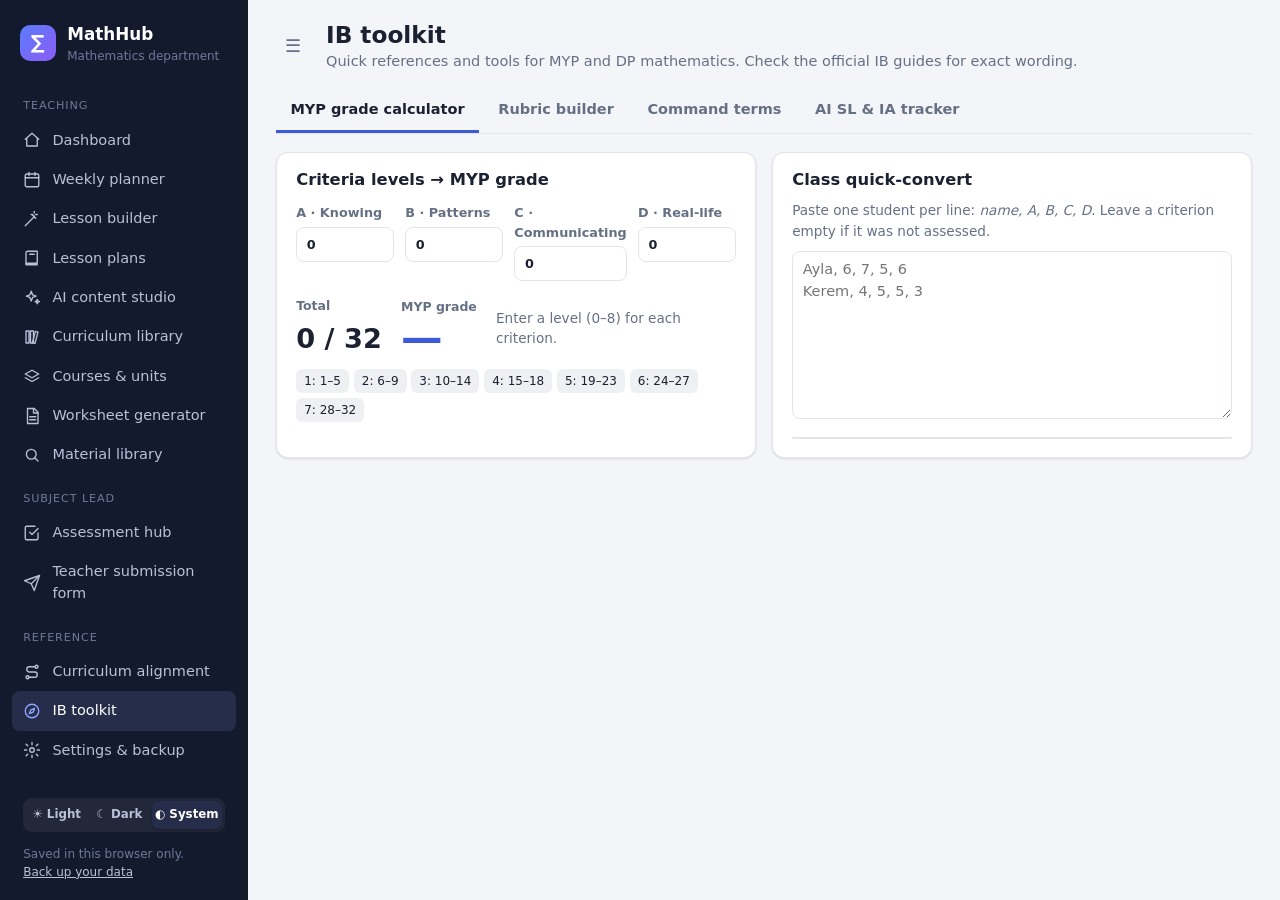
<file: toolkit.html>
<!DOCTYPE html>
<html lang="en">
<head>
  <meta charset="UTF-8">
  <meta name="viewport" content="width=device-width, initial-scale=1">
  <title>IB toolkit · MathHub</title>
  <link rel="manifest" href="manifest.webmanifest">
  <link rel="icon" href="assets/favicon.svg" type="image/svg+xml">
  <meta name="theme-color" content="#5b7cfa">
  <link rel="stylesheet" href="assets/css/style.css">
  <script>try{var t=localStorage.getItem("mathhub.theme");if(t==="light"||t==="dark")document.documentElement.dataset.theme=t;}catch(e){}</script>
</head>
<body data-page="toolkit">
<div class="app">
  <aside class="sidebar" id="sidebar"></aside>
  <div class="main">
    <header class="topbar">
      <button class="icon-btn menu-btn" id="menuBtn" aria-label="Open menu">☰</button>
      <div class="topbar-title">
        <h1>IB toolkit</h1>
        <p class="muted">Quick references and tools for MYP and DP mathematics. Check the official IB guides for exact wording.</p>
      </div>
    </header>
    <main class="content">
      <div class="tabs" role="tablist">
        <button class="tab active" data-tab="grades">MYP grade calculator</button>
        <button class="tab" data-tab="rubric">Rubric builder</button>
        <button class="tab" data-tab="terms">Command terms</button>
        <button class="tab" data-tab="dp">AI SL & IA tracker</button>
      </div>

      <section data-panel="grades" class="grid-2">
        <div class="card">
          <h2 style="margin-bottom:.8rem">Criteria levels → MYP grade</h2>
          <div class="grade-calc">
            <label>A · Knowing<input type="number" min="0" max="8" value="0" data-crit="A"></label>
            <label>B · Patterns<input type="number" min="0" max="8" value="0" data-crit="B"></label>
            <label>C · Communicating<input type="number" min="0" max="8" value="0" data-crit="C"></label>
            <label>D · Real-life<input type="number" min="0" max="8" value="0" data-crit="D"></label>
          </div>
          <div class="grade-out">
            <div><div class="stat-label">Total</div><div class="stat-value" id="gTotal">0 / 32</div></div>
            <div><div class="stat-label">MYP grade</div><div class="grade-big" id="gGrade">—</div></div>
            <div class="muted small" id="gDesc" style="flex:1;min-width:180px"></div>
          </div>
          <div class="boundaries" id="gBounds"></div>
        </div>
        <div class="card">
          <h2 style="margin-bottom:.6rem">Class quick-convert</h2>
          <p class="muted small">Paste one student per line: <em>name, A, B, C, D</em>. Leave a criterion empty if it was not assessed.</p>
          <textarea id="bulkIn" rows="7" placeholder="Ayla, 6, 7, 5, 6&#10;Kerem, 4, 5, 5, 3"></textarea>
          <div class="table-wrap" style="margin-top:.7rem"><table class="table" id="bulkOut"></table></div>
        </div>
      </section>

      <section data-panel="rubric" hidden>
        <div class="card" style="margin-bottom:1rem">
          <div class="form-grid">
            <label>Task title<input id="rTitle" placeholder="e.g. Designing a sustainable water tank"></label>
            <label>Course<select id="rCourse"></select></label>
            <div class="span-2"><label style="margin-bottom:.35rem">Criteria</label><div class="chip-group" id="rCrit"></div></div>
          </div>
          <div class="form-row" style="margin-top:.8rem"><button class="btn btn-primary" id="rBuild" style="flex:0">Build rubric</button><button class="btn btn-ghost" id="rPrint" style="flex:0">Print</button></div>
        </div>
        <div id="rubricOut"></div>
      </section>

      <section data-panel="terms" hidden>
        <div class="toolbar"><input type="search" id="termQ" placeholder="Filter command terms…" aria-label="Filter command terms" style="max-width:320px"></div>
        <div class="terms" id="terms"></div>
      </section>

      <section data-panel="dp" hidden class="grid-2">
        <div class="stack">
          <div class="card">
            <h2 style="margin-bottom:.6rem">AI SL assessment outline</h2>
            <div class="table-wrap"><table class="table">
              <thead><tr><th>Component</th><th>Format</th><th class="num">Weight</th></tr></thead>
              <tbody>
                <tr><td><strong>Paper 1</strong></td><td>90 min · technology allowed · short-response · 80 marks</td><td class="num">40%</td></tr>
                <tr><td><strong>Paper 2</strong></td><td>90 min · technology allowed · extended-response · 80 marks</td><td class="num">40%</td></tr>
                <tr><td><strong>Internal assessment</strong></td><td>Mathematical exploration · 12–20 pages · 20 marks</td><td class="num">20%</td></tr>
              </tbody></table></div>
          </div>
          <div class="card">
            <h2 style="margin-bottom:.6rem">IA criteria</h2>
            <div class="table-wrap"><table class="table">
              <thead><tr><th>Criterion</th><th>Focus</th><th class="num">Marks</th></tr></thead>
              <tbody>
                <tr><td>A · Presentation</td><td>Organisation, coherence, concision</td><td class="num">4</td></tr>
                <tr><td>B · Mathematical communication</td><td>Notation, symbols, terminology, representations</td><td class="num">4</td></tr>
                <tr><td>C · Personal engagement</td><td>Independent thinking, creativity, ownership</td><td class="num">3</td></tr>
                <tr><td>D · Reflection</td><td>Critical review of process and results</td><td class="num">3</td></tr>
                <tr><td>E · Use of mathematics</td><td>Relevance, correctness, depth of understanding</td><td class="num">6</td></tr>
                <tr><td colspan="2"><strong>Total</strong></td><td class="num"><strong>20</strong></td></tr>
              </tbody></table></div>
            <p class="muted small" style="margin:.6rem 0 0">Check the current IB subject guide: DP mathematics courses are being revised.</p>
          </div>
        </div>
        <div class="card">
          <div class="card-head"><div><h2>IA milestone tracker</h2><p class="muted small">Dates show on your dashboard agenda</p></div></div>
          <div id="milestones"></div>
          <form class="form-row" id="msAdd" style="margin-top:.7rem"><input name="label" placeholder="Add a milestone…"><input name="date" type="date" style="flex:0 0 150px"><button class="btn btn-soft" type="submit" style="flex:0">Add</button></form>
        </div>
      </section>
    </main>
  </div>
</div>
<script src="assets/js/core.js"></script>
<script src="assets/js/toolkit.js"></script>
</body>
</html>
</file>
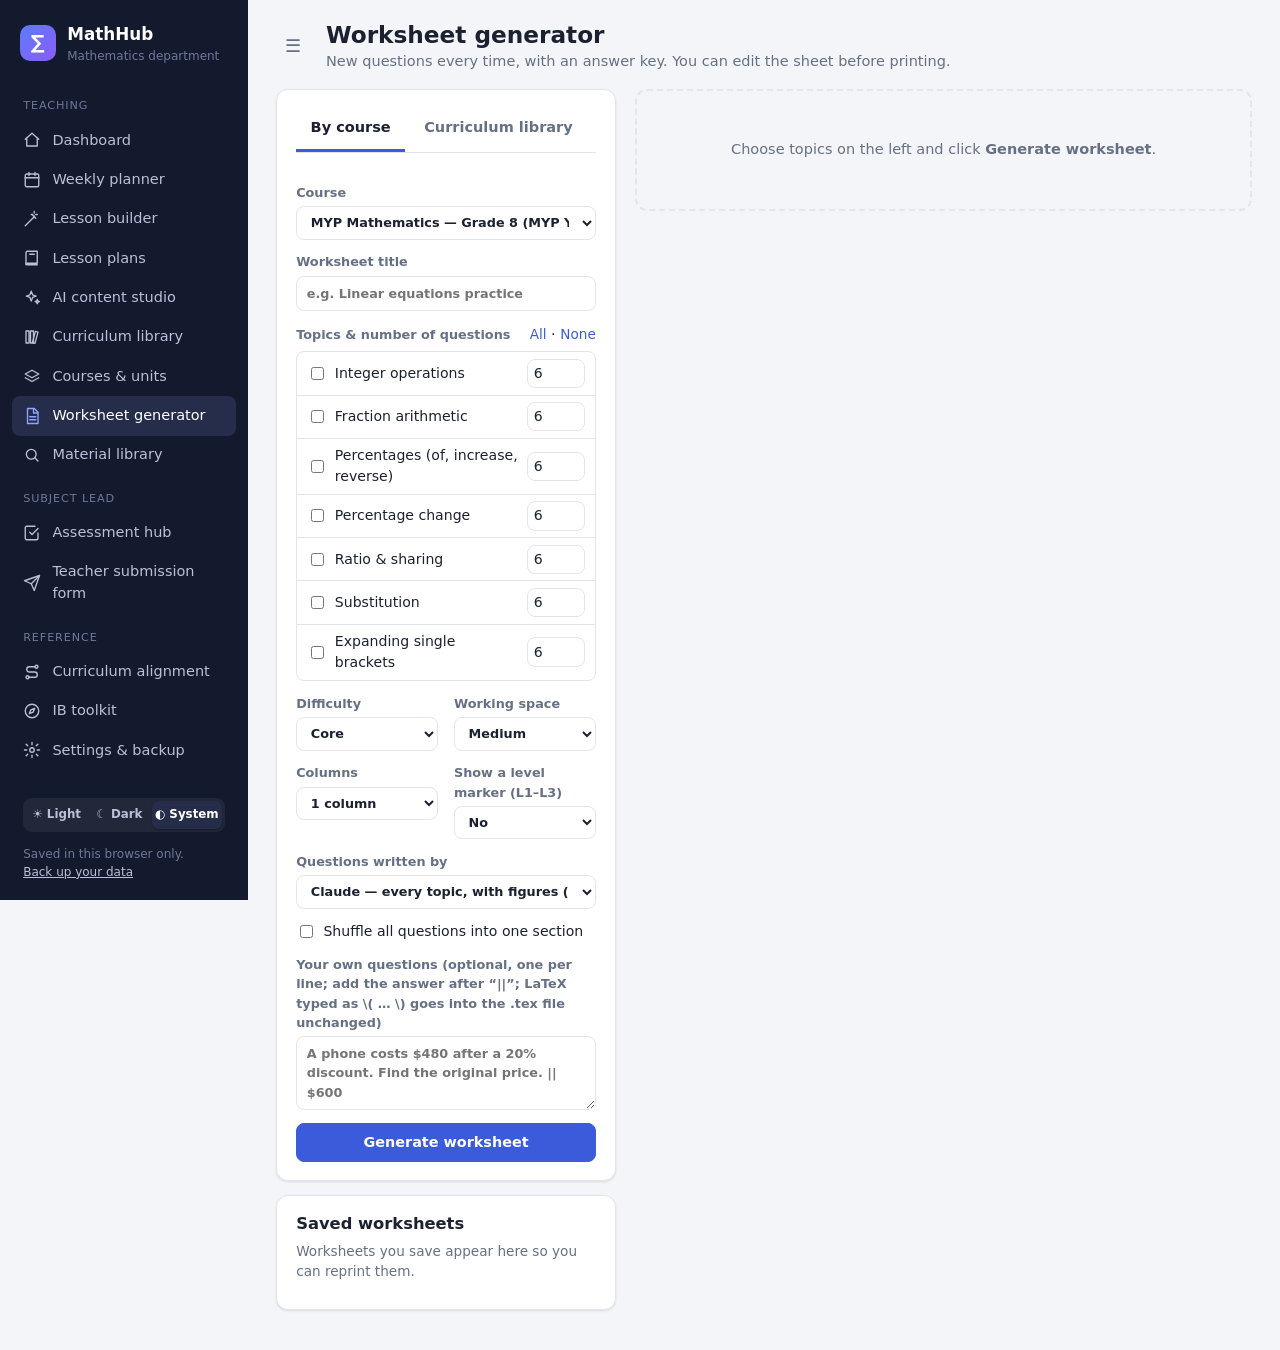
<file: worksheets.html>
<!DOCTYPE html>
<html lang="en">
<head>
  <meta charset="UTF-8">
  <meta name="viewport" content="width=device-width, initial-scale=1">
  <title>Worksheet generator · MathHub</title>
  <link rel="manifest" href="manifest.webmanifest">
  <link rel="icon" href="assets/favicon.svg" type="image/svg+xml">
  <meta name="theme-color" content="#5b7cfa">
  <link rel="stylesheet" href="assets/css/style.css">
  <link rel="stylesheet" href="assets/vendor/katex/katex.min.css">
  <script>try{var t=localStorage.getItem("mathhub.theme");if(t==="light"||t==="dark")document.documentElement.dataset.theme=t;}catch(e){}</script>
</head>
<body data-page="worksheets">
<div class="app">
  <aside class="sidebar" id="sidebar"></aside>
  <div class="main">
    <header class="topbar">
      <button class="icon-btn menu-btn" id="menuBtn" aria-label="Open menu">☰</button>
      <div class="topbar-title">
        <h1>Worksheet generator</h1>
        <p class="muted">New questions every time, with an answer key. You can edit the sheet before printing.</p>
      </div>
    </header>
    <main class="content">
      <div class="ws-layout">
        <aside class="ws-controls">
          <section class="card stack" style="gap:.8rem">
            <div class="tabs" role="tablist" id="wsSourceTabs">
              <button class="tab" data-source="course" role="tab">By course</button>
              <button class="tab" data-source="library" role="tab">Curriculum library</button>
            </div>
            <label data-for="course">Course<select id="wsCourse"></select></label>
            <label data-for="library" hidden>Curriculum &amp; level<select id="wsLevelKey"></select></label>
            <label>Worksheet title<input id="wsTitle" placeholder="e.g. Linear equations practice"></label>
            <div>
              <div class="card-head" style="margin-bottom:.35rem"><label style="margin:0">Topics & number of questions</label>
                <span><button class="link" id="selAll">All</button> · <button class="link" id="selNone">None</button></span></div>
              <div class="topic-picker" id="topicPicker"></div>
            </div>
            <div class="form-grid">
              <label>Difficulty
                <select id="wsLevel">
                  <option value="1">Foundation</option>
                  <option value="2" selected>Core</option>
                  <option value="3">Extension</option>
                  <option value="progressive">Progressive (easy → hard)</option>
                  <option value="mixed">Mixed</option>
                </select>
              </label>
              <label>Working space
                <select id="wsSpace">
                  <option value="">Compact</option>
                  <option value="space-md" selected>Medium</option>
                  <option value="space-lg">Large</option>
                </select>
              </label>
              <label>Columns
                <select id="wsCols"><option value="">1 column</option><option value="cols-2">2 columns</option></select>
              </label>
              <label>Show a level marker (L1–L3)
                <select id="wsLvlMark"><option value="">No</option><option value="1">Yes</option></select>
              </label>
            </div>
            <label>Questions written by
              <select id="wsEngine">
                <option value="ai">Claude — every topic, with figures (copy–paste)</option>
                <option value="instant">Instant built-in generators (no AI; Claude only for topics without one)</option>
              </select>
            </label>
            <label class="inline"><input type="checkbox" id="wsShuffle"> Shuffle all questions into one section</label>
            <label>Your own questions (optional, one per line; add the answer after “||”; LaTeX typed as \( … \) goes into the .tex file unchanged)
              <textarea id="wsCustom" rows="3" placeholder="A phone costs $480 after a 20% discount. Find the original price. || $600"></textarea></label>
            <button class="btn btn-primary" id="generate">Generate worksheet</button>
          </section>
          <section class="card">
            <div class="card-head" style="margin-bottom:.4rem"><h2>Saved worksheets</h2></div>
            <div id="recent"></div>
          </section>
        </aside>

        <section class="ws-preview">
          <div class="ws-actions" id="wsActions" hidden>
            <button class="btn btn-soft" id="regen">↻ New questions</button>
            <button class="btn btn-primary" id="printWs">Print worksheet</button>
            <button class="btn btn-ghost" id="printBoth">Print + answer key</button>
            <button class="btn btn-ghost" id="printKey">Answer key only</button>
            <button class="btn btn-ghost" id="editTex" title="See and edit the LaTeX code of the worksheet and answer key">Edit LaTeX</button>
            <button class="btn btn-ghost" id="texWs" title="Worksheet and answer key as one .tex file (pdflatex / Overleaf)">LaTeX (.tex)</button>
            <button class="btn btn-ghost" id="copyTex">Copy LaTeX</button>
            <button class="btn btn-ghost" id="saveWs">Save</button>
            <span class="muted small">Click the sheet to edit the text; click a formula to edit its LaTeX. To get a PDF, choose “Save as PDF” in the print window.</span>
          </div>
          <section class="card stack no-print ai-panel" id="aiPanel" hidden>
            <div class="card-head" style="margin:0"><h2>Questions from Claude</h2><span class="small muted" id="aiStatus"></span></div>
            <div id="aiTopics"></div>
            <ol class="ai-steps">
              <li>Copy the prompt and paste it into Claude.
                <div class="ai-row"><button class="btn btn-sm btn-primary" id="aiCopy">Copy prompt</button>
                  <a class="btn btn-sm btn-ghost" href="https://claude.ai/new" target="_blank" rel="noopener">Open Claude ↗</a>
                  <button class="link" id="aiShow">Show prompt</button>
                  <label class="inline small" style="margin-left:auto">Figures
                    <select id="aiFigs" style="width:auto;padding:.2rem .4rem">
                      <option value="auto">where they help</option>
                      <option value="many">in most questions</option>
                      <option value="none">none</option>
                    </select></label></div>
                <div class="ai-row small"><label class="inline" title="Adds the best-matching passages from your Material library, so Claude matches your level, notation and style"><input type="checkbox" id="aiMat"> Add excerpts from my materials</label>
                  <span class="muted" id="aiMatInfo"></span><a class="small" href="materials.html" style="margin-left:auto">Material library →</a></div>
                <textarea id="aiPrompt" rows="12" readonly hidden spellcheck="false"></textarea></li>
              <li>Paste Claude’s whole reply below and add it. Do this before you edit the sheet text — adding redraws the sheet.
                <textarea id="aiReply" rows="5" spellcheck="false" placeholder="=== TOPIC 2.1 ===&#10;INSTR: …&#10;Q[L1]: …&#10;A: …"></textarea>
                <div class="ai-row"><button class="btn btn-sm btn-primary" id="aiAdd">Add to worksheet</button></div>
                <div class="ai-fix" id="aiFix" hidden>
                  <strong>Claude wrote its own LaTeX document</strong> instead of the format this page reads. Send Claude the message below in the same chat, then paste its new reply here.
                  <blockquote id="aiFixMsg"></blockquote>
                  <button class="btn btn-sm btn-soft" id="aiFixCopy">Copy message</button>
                </div></li>
            </ol>
          </section>
          <section class="card stack no-print tex-panel" id="texPanel" hidden>
            <div class="card-head" style="margin:0"><h2>LaTeX code</h2><span class="small muted" id="texStatus"></span></div>
            <p class="small muted" style="margin:0"><strong>Not for Claude’s reply</strong> — that goes in “Questions from Claude” above. This is the code of the sheet below — worksheet first, answer key after <code>\newpage</code>. Add, remove or change <code>\item</code> lines (questions and answers), headings or instructions, then click <strong>Apply</strong>: the sheet, print and PDF follow the code. “New questions” and “Add to worksheet” rebuild the sheet, so apply and save your edits last.</p>
            <textarea id="texSrc" rows="22" spellcheck="false" wrap="off"></textarea>
            <div class="ai-row"><button class="btn btn-sm btn-primary" id="texApply">Apply to sheet</button>
              <button class="btn btn-sm btn-ghost" id="texReload">Reload from sheet</button>
              <button class="btn btn-sm btn-ghost" id="texClose">Close</button></div>
          </section>
          <div id="sheets"><div class="ws-empty">Choose topics on the left and click <strong>Generate worksheet</strong>.</div></div>
        </section>
      </div>
    </main>
  </div>
</div>
<script src="assets/js/core.js"></script>
<script src="assets/js/curricula.js"></script>
<script src="assets/js/generators.js"></script>
<script src="assets/vendor/katex/katex.min.js"></script>
<script src="assets/js/tikz.js"></script>
<script src="assets/js/latex.js"></script>
<script src="assets/js/wsai.js"></script>
<script src="assets/js/matindex.js"></script>
<script src="assets/js/worksheets.js"></script>
</body>
</html>
</file>
<file: assets/css/style.css>
/* ============================================================
   MathHub — shared styles
   ============================================================ */
:root {
  --bg: #f4f5f8;
  --surface: #ffffff;
  --surface-2: #f7f8fa;
  --surface-3: #eef0f4;
  --text: #1b2130;
  --muted: #667085;
  --faint: #98a2b3;
  --border: #e2e5ea;
  --primary: #3b5bdb;
  --primary-hover: #2f4bc2;
  --primary-soft: #eaeefc;
  --on-primary: #ffffff;
  --danger: #d64545;
  --danger-soft: #fdecec;
  --success: #23945f;
  --success-soft: #e5f5ec;
  --warning: #b86e00;
  --warning-soft: #fdf3e1;
  --info: #2574b8;
  --info-soft: #e6f0fa;
  --sidebar-bg: #141a2e;
  --sidebar-text: #b9c0d8;
  --sidebar-muted: #6f7897;
  --sidebar-active: #252d4a;
  --radius: 12px;
  --radius-sm: 8px;
  --shadow: 0 1px 2px rgba(16, 24, 40, .05), 0 1px 3px rgba(16, 24, 40, .07);
  --shadow-lg: 0 24px 48px rgba(16, 24, 40, .22);
  color-scheme: light;
}
/* Dark palette: chosen explicitly (data-theme="dark"), or by the system unless Light was chosen. */
:root[data-theme="dark"] {
  --bg: #0f1320;
  --surface: #171c2b;
  --surface-2: #1c2233;
  --surface-3: #242b3f;
  --text: #e6e9f2;
  --muted: #9aa3b8;
  --faint: #6c7590;
  --border: #2a3147;
  --primary: #7b95ff;
  --primary-hover: #93a8ff;
  --primary-soft: #232c4f;
  --on-primary: #0f1320;
  --danger: #f07171;
  --danger-soft: #3a1f25;
  --success: #4cc38a;
  --success-soft: #173226;
  --warning: #f0b04f;
  --warning-soft: #35291a;
  --info: #62a8ea;
  --info-soft: #16283c;
  --sidebar-bg: #0b0e18;
  --sidebar-active: #1d2438;
  --shadow: none;
  color-scheme: dark;
}
@media (prefers-color-scheme: dark) {
  :root:not([data-theme="light"]) {
    --bg: #0f1320;
    --surface: #171c2b;
    --surface-2: #1c2233;
    --surface-3: #242b3f;
    --text: #e6e9f2;
    --muted: #9aa3b8;
    --faint: #6c7590;
    --border: #2a3147;
    --primary: #7b95ff;
    --primary-hover: #93a8ff;
    --primary-soft: #232c4f;
    --on-primary: #0f1320;
    --danger: #f07171;
    --danger-soft: #3a1f25;
    --success: #4cc38a;
    --success-soft: #173226;
    --warning: #f0b04f;
    --warning-soft: #35291a;
    --info: #62a8ea;
    --info-soft: #16283c;
    --sidebar-bg: #0b0e18;
    --sidebar-active: #1d2438;
    --shadow: none;
    color-scheme: dark;
  }
}

* { box-sizing: border-box; }
html { -webkit-text-size-adjust: 100%; }
body {
  margin: 0;
  font-family: "Segoe UI", system-ui, -apple-system, Roboto, "Helvetica Neue", Arial, sans-serif;
  font-size: 14.5px;
  line-height: 1.5;
  color: var(--text);
  background: var(--bg);
}
h1, h2, h3, h4 { margin: 0; line-height: 1.25; }
h1 { font-size: 1.45rem; font-weight: 700; }
h2 { font-size: 1.02rem; font-weight: 650; }
h3 { font-size: .95rem; font-weight: 650; }
p { margin: 0 0 .6rem; }
a { color: var(--primary); }
small { font-size: .8em; }
.muted { color: var(--muted); }
.faint { color: var(--faint); }
.small { font-size: .85rem; }
.nowrap { white-space: nowrap; }
.hidden, [hidden] { display: none !important; }
.sr-only { position: absolute; width: 1px; height: 1px; overflow: hidden; clip: rect(0 0 0 0); }

/* ---------- App shell ---------- */
.app { display: flex; min-height: 100vh; }
.sidebar {
  width: 248px; flex: 0 0 248px;
  background: var(--sidebar-bg); color: var(--sidebar-text);
  display: flex; flex-direction: column;
  position: sticky; top: 0; height: 100vh; overflow-y: auto;
  padding: 1rem .75rem;
}
.brand { display: flex; align-items: center; gap: .7rem; padding: .35rem .5rem 1.1rem; text-decoration: none; color: #fff; }
.brand-mark {
  width: 36px; height: 36px; border-radius: 10px; display: grid; place-items: center;
  background: linear-gradient(135deg, #5b7cfa, #8b5cf6); color: #fff; font-size: 1.2rem; font-weight: 700;
}
.brand strong { display: block; font-size: 1.05rem; }
.brand small { display: block; color: var(--sidebar-muted); font-size: .75rem; max-width: 160px; overflow: hidden; text-overflow: ellipsis; white-space: nowrap; }
.nav-section { font-size: .7rem; text-transform: uppercase; letter-spacing: .08em; color: var(--sidebar-muted); padding: 1rem .7rem .35rem; }
.nav-link {
  display: flex; align-items: center; gap: .7rem; padding: .55rem .7rem; border-radius: 8px;
  color: var(--sidebar-text); text-decoration: none; font-weight: 500;
}
.nav-link:hover { background: rgba(255, 255, 255, .05); color: #fff; }
.nav-link.active { background: var(--sidebar-active); color: #fff; }
.nav-link.active .ico { color: #8fa5ff; }
.nav-count { margin-left: auto; background: #d64545; color: #fff; border-radius: 999px; font-size: .7rem; padding: 0 .45rem; font-weight: 700; }
.sidebar-foot { margin-top: auto; padding: 1rem .7rem .2rem; font-size: .75rem; color: var(--sidebar-muted); }
.sidebar-foot a { color: var(--sidebar-text); }
.theme-switch { display: flex; gap: 2px; padding: 3px; border-radius: 9px; background: rgba(255, 255, 255, .06); margin-bottom: .8rem; }
.theme-switch button {
  flex: 1; border: 0; background: transparent; color: var(--sidebar-text); font: inherit; font-size: .74rem; font-weight: 600;
  padding: .32rem .2rem; border-radius: 7px; cursor: pointer; white-space: nowrap;
}
.theme-switch button:hover { color: #fff; }
.theme-switch button.active { background: var(--sidebar-active); color: #fff; box-shadow: 0 1px 2px rgba(0, 0, 0, .3); }
.plain-head .theme-switch { margin: 0 0 0 auto; background: var(--surface-3); flex: 0 0 auto; }
.plain-head .theme-switch button { color: var(--muted); padding-inline: .6rem; }
.plain-head .theme-switch button:hover { color: var(--text); }
.plain-head .theme-switch button.active { background: var(--surface); color: var(--text); }
@media (max-width: 560px) { .plain-head { flex-wrap: wrap; } .plain-head .theme-switch button span { display: none; } }
.ico { width: 18px; height: 18px; flex: 0 0 18px; }

.main { flex: 1; min-width: 0; display: flex; flex-direction: column; }
.topbar {
  display: flex; align-items: center; gap: 1rem; flex-wrap: wrap;
  padding: 1.25rem 1.75rem 1rem;
}
.topbar-title { flex: 1; min-width: 200px; }
.topbar-title p { margin: .15rem 0 0; }
.topbar-actions { display: flex; gap: .5rem; flex-wrap: wrap; }
.menu-btn { display: none; }
.content { padding: 0 1.75rem 2.5rem; }
.scrim { display: none; }

@media (max-width: 960px) {
  .sidebar { position: fixed; left: 0; top: 0; z-index: 60; transform: translateX(-100%); transition: transform .2s ease; }
  body.nav-open .sidebar { transform: none; }
  body.nav-open .scrim { display: block; position: fixed; inset: 0; background: rgba(0, 0, 0, .4); z-index: 50; }
  .menu-btn { display: inline-grid; }
  .topbar { padding: 1rem 1rem .75rem; }
  .content { padding: 0 1rem 2rem; }
}

/* ---------- Buttons & inputs ---------- */
.btn {
  display: inline-flex; align-items: center; justify-content: center; gap: .4rem;
  font: inherit; font-weight: 600; font-size: .9rem;
  padding: .5rem .95rem; border-radius: var(--radius-sm); border: 1px solid var(--border);
  background: var(--surface); color: var(--text); cursor: pointer; text-decoration: none; white-space: nowrap;
}
.btn:hover { background: var(--surface-3); }
.btn-primary { background: var(--primary); border-color: var(--primary); color: var(--on-primary); }
.btn-primary:hover { background: var(--primary-hover); }
.btn-soft { background: var(--primary-soft); border-color: transparent; color: var(--primary); }
.btn-soft:hover { background: var(--primary-soft); filter: brightness(.97); }
.btn-ghost { background: transparent; }
.btn-danger { background: var(--danger); border-color: var(--danger); color: #fff; }
.btn-danger-ghost { background: transparent; color: var(--danger); border-color: transparent; }
.btn-danger-ghost:hover { background: var(--danger-soft); }
.btn-sm { padding: .3rem .6rem; font-size: .8rem; }
.btn:disabled { opacity: .5; cursor: not-allowed; }
.icon-btn {
  display: inline-grid; place-items: center; width: 34px; height: 34px; border-radius: 8px;
  border: 1px solid transparent; background: transparent; color: var(--muted); cursor: pointer; font-size: 1.15rem; line-height: 1;
}
.icon-btn:hover { background: var(--surface-3); color: var(--text); }
.icon-btn.sm { width: 26px; height: 26px; font-size: 1rem; }
.icon-btn:disabled { opacity: .3; cursor: default; background: none; }
.link { background: none; border: 0; padding: 0; font: inherit; font-size: .85rem; color: var(--primary); cursor: pointer; text-decoration: none; }
.link:hover { text-decoration: underline; }

input, select, textarea {
  font: inherit; color: var(--text); background: var(--surface);
  border: 1px solid var(--border); border-radius: var(--radius-sm); padding: .45rem .6rem; width: 100%;
}
textarea { resize: vertical; min-height: 2.4rem; }
input:focus, select:focus, textarea:focus, .btn:focus-visible, .icon-btn:focus-visible, [tabindex]:focus-visible {
  outline: 2px solid var(--primary); outline-offset: 1px;
}
input[type=checkbox], input[type=radio] { width: auto; accent-color: var(--primary); }
label { display: flex; flex-direction: column; gap: .25rem; font-size: .8rem; font-weight: 600; color: var(--muted); }
label.inline { flex-direction: row; align-items: center; gap: .45rem; font-weight: 500; color: var(--text); font-size: .88rem; }
.form-grid { display: grid; grid-template-columns: 1fr 1fr; gap: .8rem 1rem; }
.form-grid .span-2 { grid-column: 1 / -1; }
.form-row { display: flex; gap: .6rem; flex-wrap: wrap; align-items: flex-end; }
.form-row > * { flex: 1; min-width: 120px; }
.form-row > .btn { flex: 0 0 auto !important; min-width: 0; } /* buttons keep their natural width */
@media (max-width: 640px) { .form-grid { grid-template-columns: 1fr; } }

.chip-group { display: flex; flex-wrap: wrap; gap: .4rem; }
.chip-check {
  display: inline-flex; flex-direction: row; align-items: center; gap: .35rem; font-weight: 500; font-size: .82rem; color: var(--text);
  border: 1px solid var(--border); border-radius: 999px; padding: .25rem .7rem .25rem .5rem; cursor: pointer; background: var(--surface);
}
.chip-check:has(input:checked) { background: var(--primary-soft); border-color: var(--primary); color: var(--primary); }
.chip-check:has(input:disabled) { opacity: .55; cursor: not-allowed; }
.chip { display: inline-block; font-size: .75rem; padding: .1rem .55rem; border-radius: 999px; background: var(--surface-3); color: var(--muted); font-weight: 600; }

/* ---------- Cards & layout ---------- */
.card { background: var(--surface); border: 1px solid var(--border); border-radius: var(--radius); box-shadow: var(--shadow); padding: 1.1rem 1.2rem; min-width: 0; }
.card-head { display: flex; align-items: center; justify-content: space-between; gap: .75rem; margin-bottom: .8rem; flex-wrap: wrap; }
.card-head p { margin: .15rem 0 0; }
.grid-2 { display: grid; grid-template-columns: repeat(2, minmax(0, 1fr)); gap: 1rem; }
.grid-3 { display: grid; grid-template-columns: repeat(3, minmax(0, 1fr)); gap: 1rem; }
@media (max-width: 1100px) { .grid-3 { grid-template-columns: repeat(2, minmax(0, 1fr)); } }
@media (max-width: 760px) { .grid-2, .grid-3 { grid-template-columns: 1fr; } }
.stack { display: flex; flex-direction: column; gap: 1rem; }
.toolbar { display: flex; gap: .6rem; flex-wrap: wrap; align-items: center; margin-bottom: 1rem; }
.toolbar .grow { flex: 1; }
.toolbar select, .toolbar input { width: auto; min-width: 140px; }
.empty { color: var(--muted); padding: 1rem 0; text-align: center; font-size: .9rem; list-style: none; }
.empty-hint { background: var(--warning-soft); color: var(--text); border-radius: var(--radius-sm); padding: .65rem .85rem; font-size: .88rem; margin-bottom: .75rem; }
.divider { height: 1px; background: var(--border); margin: 1rem 0; }

.banner {
  display: flex; gap: 1rem; align-items: center; flex-wrap: wrap;
  background: linear-gradient(120deg, var(--primary-soft), var(--surface));
  border: 1px solid var(--border); border-radius: var(--radius); padding: 1rem 1.2rem; margin-bottom: 1rem;
}
.banner > div { flex: 1; min-width: 240px; }
.banner h2 { margin-bottom: .2rem; }

/* ---------- Badges ---------- */
.teacher-field { flex-basis: 100%; display: grid; grid-template-columns: 5.5rem 1fr; gap: .5rem; align-items: start; }
.teacher-field > .small { padding-top: .35rem; }
.curric-group { display: inline-flex; flex-wrap: wrap; align-items: center; gap: .3rem; padding: .15rem .45rem .15rem .15rem; border: 1px solid var(--border); border-radius: 999px; }
.curric-name { font-size: .78rem; font-weight: 700; padding: 0 .3rem 0 .45rem; color: var(--muted); }
.curric-tags { margin-top: .25rem; display: flex; flex-wrap: wrap; gap: .25rem; }
.badge { display: inline-flex; align-items: center; gap: .3rem; font-size: .72rem; font-weight: 700; padding: .12rem .5rem; border-radius: 999px; white-space: nowrap; }
.tone-neutral { background: var(--surface-3); color: var(--muted); }
.tone-info { background: var(--info-soft); color: var(--info); }
.tone-warning { background: var(--warning-soft); color: var(--warning); }
.tone-danger { background: var(--danger-soft); color: var(--danger); }
.tone-success { background: var(--success-soft); color: var(--success); }
.course-tag {
  display: inline-flex; align-items: center; gap: .35rem; font-size: .72rem; font-weight: 700; white-space: nowrap;
  padding: .12rem .5rem; border-radius: 6px; color: var(--c); background: color-mix(in srgb, var(--c) 14%, transparent);
}
.course-tag::before { content: ""; width: 7px; height: 7px; border-radius: 50%; background: var(--c); }
.dot { display: inline-block; width: 8px; height: 8px; border-radius: 50%; background: var(--faint); flex: 0 0 8px; }
.dot.tone-info { background: var(--info); }
.dot.tone-success { background: var(--success); }
.dot.tone-warning { background: var(--warning); }

/* ---------- Progress ---------- */
.progress { height: 8px; background: var(--surface-3); border-radius: 999px; overflow: hidden; }
.progress > span { display: block; height: 100%; background: var(--c, var(--primary)); border-radius: 999px; transition: width .3s; }

/* ---------- Stats ---------- */
.stats { display: grid; grid-template-columns: repeat(auto-fit, minmax(170px, 1fr)); gap: 1rem; margin-bottom: 1rem; }
.stat { background: var(--surface); border: 1px solid var(--border); border-radius: var(--radius); padding: .9rem 1.1rem; box-shadow: var(--shadow); text-decoration: none; color: inherit; display: block; }
.stat:hover { border-color: var(--primary); }
.stat-label { font-size: .78rem; color: var(--muted); font-weight: 600; }
.stat-value { font-size: 1.7rem; font-weight: 700; margin-top: .15rem; font-variant-numeric: tabular-nums; }
.stat-sub { font-size: .78rem; color: var(--muted); }
.stat.alert .stat-value { color: var(--danger); }

/* ---------- Dashboard ---------- */
.dash-grid { display: grid; grid-template-columns: repeat(3, minmax(0, 1fr)); gap: 1rem; align-items: start; }
.dash-grid .span-2 { grid-column: span 2; }
.dash-col { display: flex; flex-direction: column; gap: 1rem; min-width: 0; }
@media (max-width: 1150px) { .dash-grid { grid-template-columns: 1fr 1fr; } }
@media (max-width: 760px) { .dash-grid { grid-template-columns: 1fr; } .dash-grid .span-2 { grid-column: auto; } }

.sched { list-style: none; margin: 0; padding: 0; display: flex; flex-direction: column; gap: .4rem; }
.sched-row { display: flex; gap: .9rem; align-items: stretch; }
.sched-time { width: 54px; flex: 0 0 54px; font-weight: 700; font-size: .85rem; font-variant-numeric: tabular-nums; padding-top: .55rem; }
.sched-time small { display: block; color: var(--faint); font-weight: 500; }
.sched-body {
  flex: 1; min-width: 0; border-left: 4px solid var(--c, var(--border)); background: var(--surface-2);
  border-radius: 0 var(--radius-sm) var(--radius-sm) 0; padding: .5rem .75rem; display: flex; align-items: center; gap: .75rem; flex-wrap: wrap;
}
.sched-row.free .sched-body { background: transparent; border-left-color: var(--border); padding-block: .3rem; }
.sched-row.free .sched-time { padding-top: .3rem; color: var(--faint); }
.sched-class { font-weight: 700; min-width: 70px; }
.sched-lesson { flex: 1; min-width: 160px; text-align: left; background: none; border: 0; padding: 0; font: inherit; color: var(--text); cursor: pointer; display: flex; align-items: center; gap: .45rem; }
.sched-lesson:hover span { text-decoration: underline; }

.task-form { display: grid; grid-template-columns: 1fr auto; gap: .45rem; margin-bottom: .75rem; }
.task-form .task-opts { grid-column: 1 / -1; display: flex; gap: .45rem; }
.task-form .task-opts > * { flex: 1; }
.task-list { list-style: none; margin: 0; padding: 0; max-height: 360px; overflow-y: auto; }
.task { display: flex; align-items: center; gap: .6rem; padding: .45rem .15rem; border-bottom: 1px solid var(--border); }
.task:last-child { border-bottom: 0; }
.task-text { flex: 1; min-width: 0; overflow-wrap: anywhere; }
.task.done .task-text { text-decoration: line-through; color: var(--faint); }
.task.pri-high .task-text::before { content: "!"; color: var(--danger); font-weight: 800; margin-right: .35rem; }
.task-due { font-size: .75rem; color: var(--muted); white-space: nowrap; }
.task-due.overdue { color: var(--danger); font-weight: 700; }
.task .icon-btn { opacity: .4; }
.task:hover .icon-btn { opacity: 1; }

.note-area { min-height: 130px; }
.save-state { font-size: .75rem; color: var(--faint); }

.agenda { list-style: none; margin: 0; padding: 0; }
.agenda-day { font-size: .75rem; font-weight: 700; text-transform: uppercase; letter-spacing: .05em; color: var(--muted); margin: .8rem 0 .35rem; }
.agenda-day:first-child { margin-top: 0; }
.agenda-item { display: flex; align-items: center; gap: .6rem; padding: .3rem 0; font-size: .9rem; }
.agenda-kind { font-size: .7rem; font-weight: 700; color: var(--muted); width: 72px; flex: 0 0 72px; }

.course-progress { display: flex; flex-direction: column; gap: .85rem; }
.course-progress a { text-decoration: none; color: inherit; display: block; }
.cp-top { display: flex; justify-content: space-between; gap: .5rem; font-size: .88rem; margin-bottom: .3rem; }

.quick-grid { display: grid; grid-template-columns: 1fr 1fr; gap: .5rem; }
.quick { display: flex; flex-direction: column; gap: .15rem; padding: .7rem .8rem; border: 1px solid var(--border); border-radius: var(--radius-sm); text-decoration: none; color: var(--text); background: var(--surface-2); }
.quick:hover { border-color: var(--primary); }
.quick strong { font-size: .88rem; }
.quick span { font-size: .75rem; color: var(--muted); }

.review-list { list-style: none; margin: 0; padding: 0; }
.review-list li { display: flex; gap: .6rem; align-items: center; padding: .5rem 0; border-bottom: 1px solid var(--border); }
.review-list li:last-child { border-bottom: 0; }
.review-list a { color: var(--text); text-decoration: none; font-weight: 600; }
.review-list .grow { flex: 1; min-width: 0; }

/* ---------- Tables ---------- */
.table-wrap { overflow-x: auto; border: 1px solid var(--border); border-radius: var(--radius); background: var(--surface); }
.table { width: 100%; border-collapse: collapse; font-size: .88rem; }
.table th { text-align: left; font-size: .75rem; text-transform: uppercase; letter-spacing: .04em; color: var(--muted); font-weight: 700; background: var(--surface-2); }
.table th, .table td { padding: .6rem .8rem; border-bottom: 1px solid var(--border); vertical-align: middle; }
.table tr:last-child td { border-bottom: 0; }
.table tbody tr.clickable { cursor: pointer; }
.table tbody tr.clickable:hover { background: var(--surface-2); }
.table .num { text-align: right; font-variant-numeric: tabular-nums; }

/* ---------- Tabs ---------- */
.tabs { display: flex; gap: .3rem; border-bottom: 1px solid var(--border); margin-bottom: 1.1rem; overflow-x: auto; }
.tab {
  background: none; border: 0; border-bottom: 3px solid transparent; padding: .6rem .9rem; font: inherit; font-weight: 600;
  color: var(--muted); cursor: pointer; white-space: nowrap; display: inline-flex; align-items: center; gap: .45rem;
}
.tab:hover { color: var(--text); }
.tab.active { color: var(--text); border-bottom-color: var(--c, var(--primary)); }
.tab[draggable="true"] { cursor: grab; }
.drag-handle { cursor: grab; color: var(--muted); font-size: .9rem; letter-spacing: -2px; padding: 0 .15rem; user-select: none; flex: 0 0 auto; }
.drag-handle:hover { color: var(--text); }
.row-item.dragging { opacity: .45; }
.row-item.drop-before { box-shadow: inset 0 3px 0 var(--primary); }
.row-item.drop-after { box-shadow: inset 0 -3px 0 var(--primary); }
.tab.dragging { opacity: .45; }
.tab.drop-before { box-shadow: inset 3px 0 0 var(--primary); }
.tab.drop-after { box-shadow: inset -3px 0 0 var(--primary); }

/* ---------- Modal ---------- */
dialog.modal {
  border: 0; padding: 0; border-radius: 16px; width: min(640px, calc(100vw - 2rem)); max-height: calc(100vh - 2rem);
  background: var(--surface); color: var(--text); box-shadow: var(--shadow-lg);
}
dialog.modal.wide { width: min(960px, calc(100vw - 2rem)); }
dialog.modal::backdrop { background: rgba(10, 14, 28, .5); }
.modal-inner { display: flex; flex-direction: column; max-height: calc(100vh - 2rem); }
.modal-head { display: flex; align-items: center; justify-content: space-between; gap: 1rem; padding: 1rem 1.25rem; border-bottom: 1px solid var(--border); }
.modal-body { padding: 1.1rem 1.25rem; overflow-y: auto; }
.modal-foot { display: flex; gap: .5rem; justify-content: flex-end; padding: .85rem 1.25rem; border-top: 1px solid var(--border); flex-wrap: wrap; }
.modal-foot .spacer { flex: 1; }

/* ---------- Toast ---------- */
.toasts { position: fixed; bottom: 1.25rem; right: 1.25rem; z-index: 999; display: flex; flex-direction: column; gap: .5rem; }
.toast { background: #1b2130; color: #fff; padding: .65rem 1rem; border-radius: 10px; box-shadow: var(--shadow-lg); font-size: .9rem; animation: toast-in .2s ease; max-width: 360px; }
.toast.error { background: #b83232; }
.toast.success { background: #1e7d50; }
@keyframes toast-in { from { opacity: 0; transform: translateY(8px); } }

/* ---------- Planner ---------- */
.week-nav { display: flex; align-items: center; gap: .4rem; flex-wrap: wrap; }
.week-label { font-weight: 700; min-width: 200px; text-align: center; }
.planner-wrap { overflow-x: auto; border: 1px solid var(--border); border-radius: var(--radius); background: var(--surface); }
.planner { width: 100%; border-collapse: collapse; table-layout: fixed; min-width: 820px; }
.planner th, .planner td { border: 1px solid var(--border); vertical-align: top; }
.planner thead th { padding: .6rem; font-size: .85rem; background: var(--surface-2); }
.planner thead th small { display: block; color: var(--muted); font-weight: 500; }
.planner thead th.is-today { background: var(--primary-soft); color: var(--primary); }
.planner .period-cell { width: 110px; padding: .55rem .6rem; text-align: left; font-size: .8rem; background: var(--surface-2); }
.planner .period-cell small { display: block; color: var(--muted); font-weight: 500; }
.pcell { height: 84px; padding: .45rem .55rem; cursor: pointer; position: relative; font-size: .82rem; }
.pcell:hover { background: var(--surface-2); }
.pcell.slot { border-left: 4px solid var(--c); background: color-mix(in srgb, var(--c) 6%, var(--surface)); }
.pcell.slot:hover { background: color-mix(in srgb, var(--c) 12%, var(--surface)); }
.pcell-class { font-weight: 700; color: var(--c); font-size: .78rem; }
.pcell-title { font-weight: 600; margin-top: .15rem; display: -webkit-box; -webkit-line-clamp: 2; -webkit-box-orient: vertical; overflow: hidden; }
.pcell-empty { color: var(--faint); font-style: italic; margin-top: .15rem; }
.pcell .add-hint { position: absolute; inset: 0; display: grid; place-items: center; color: var(--faint); font-size: 1.3rem; opacity: 0; }
.pcell:hover .add-hint { opacity: 1; }
.pcell .badge { margin-top: .3rem; }
.planner .notes-row td { padding: .4rem; }
.planner .notes-row textarea { font-size: .8rem; min-height: 70px; border-style: dashed; }
.planner td.is-today { box-shadow: inset 0 0 0 2px var(--primary-soft); }

.week-scroll { overflow-x: auto; padding-bottom: .4rem; }
.week-grid { display: grid; gap: .75rem; min-width: 960px; align-items: start; }
.day-col { background: var(--surface); border: 1px solid var(--border); border-radius: var(--radius); box-shadow: var(--shadow); min-width: 0; }
.day-col.is-today { border-color: var(--primary); box-shadow: 0 0 0 2px var(--primary-soft); }
.day-head { padding: .65rem .8rem; border-bottom: 1px solid var(--border); display: flex; flex-wrap: wrap; align-items: baseline; gap: .1rem .45rem; background: var(--surface-2); border-radius: var(--radius) var(--radius) 0 0; }
.day-col.is-today .day-head { background: var(--primary-soft); color: var(--primary); }
.day-head span { color: var(--muted); font-size: .85rem; }
.day-head small { flex-basis: 100%; color: var(--faint); font-size: .72rem; }
.day-body { padding: .55rem; display: flex; flex-direction: column; gap: .45rem; }
.slot {
  border: 1px solid var(--border); border-left: 4px solid var(--c, var(--border)); border-radius: var(--radius-sm);
  padding: .45rem .55rem; cursor: pointer; font-size: .82rem; background: color-mix(in srgb, var(--c, transparent) 6%, var(--surface));
}
.slot:hover { background: color-mix(in srgb, var(--c, var(--faint)) 13%, var(--surface)); }
.slot-top { display: flex; justify-content: space-between; gap: .4rem; }
.slot-time { font-weight: 700; font-variant-numeric: tabular-nums; font-size: .78rem; }
.slot-div { color: var(--muted); font-size: .72rem; font-weight: 600; }
.slot-class { font-weight: 700; color: var(--c); margin-top: .1rem; }
.slot-title { font-weight: 600; margin: .1rem 0 .25rem; }
.slot-empty { color: var(--faint); font-style: italic; }
.slot.free { display: flex; align-items: center; gap: .5rem; border-style: dashed; border-left-width: 1px; background: transparent; color: var(--faint); padding-block: .3rem; }
.slot.free .slot-plus { margin-left: auto; font-size: 1rem; }
.slot.free:hover { color: var(--text); background: var(--surface-2); }
.day-add { justify-content: center; border-style: dashed; color: var(--muted); }
.day-note { font-size: .8rem; min-height: 64px; border-style: dashed; }

/* timeline view */
.seg { display: inline-flex; border: 1px solid var(--border); border-radius: 8px; overflow: hidden; }
.seg button { border: 0; background: var(--surface); padding: .38rem .85rem; font: inherit; font-size: .85rem; font-weight: 600; color: var(--muted); cursor: pointer; }
.seg button + button { border-left: 1px solid var(--border); }
.seg button.active { background: var(--primary); color: var(--on-primary); }
.week-grid.timeline { gap: .5rem .6rem; }
.tl-headcell .day-head { border-bottom: 0; border-radius: var(--radius); }
.tl-axis { position: relative; }
.tl-tick { position: absolute; right: 6px; transform: translateY(-50%); font-size: .72rem; font-weight: 600; color: var(--muted); font-variant-numeric: tabular-nums; }
.tl-day {
  position: relative; border: 1px solid var(--border); border-radius: var(--radius-sm);
  background-color: var(--surface); background-repeat: repeat;
  background-image: linear-gradient(to bottom, var(--border) 1px, transparent 1px),
    linear-gradient(to bottom, color-mix(in srgb, var(--border) 45%, transparent) 1px, transparent 1px);
}
.tl-day.is-today { border-color: var(--primary); box-shadow: 0 0 0 2px var(--primary-soft); }
.slot.tl-block { position: absolute; margin: 0; padding: .2rem .4rem; font-size: .74rem; line-height: 1.25; overflow: hidden; z-index: 1; display: flex; flex-direction: column; gap: .05rem; box-shadow: var(--shadow); }
.tl-line { white-space: nowrap; overflow: hidden; text-overflow: ellipsis; }
.tl-line .slot-class { margin: 0; }
.tl-line .slot-time { font-size: .72rem; }
.tl-title { font-weight: 600; overflow: hidden; display: -webkit-box; -webkit-line-clamp: 2; -webkit-box-orient: vertical; }
.tl-block.tiny { justify-content: center; gap: 0; }
.tl-block.tiny .tl-line .slot-div { display: none; }
.tl-block.tiny .tl-title { -webkit-line-clamp: 1; padding-right: 2.3rem; }
.tl-block.unplanned { background: repeating-linear-gradient(135deg, color-mix(in srgb, var(--c) 10%, var(--surface)) 0 6px, var(--surface) 6px 12px); }
.tl-block.clash { outline: 2px solid var(--danger); outline-offset: -2px; }
.slot.tl-block.free { justify-content: center; align-items: center; font-size: .68rem; padding: 0 .3rem; box-shadow: none; }
.tl-gap {
  position: absolute; left: 4px; right: 4px; z-index: 0; display: grid; place-items: center;
  font-size: .7rem; font-weight: 600; color: var(--faint); border-radius: 6px;
}
.tl-now { position: absolute; left: -1px; right: -1px; height: 2px; background: var(--danger); z-index: 3; pointer-events: none; }
.tl-now::before { content: ""; position: absolute; left: -5px; top: -4px; width: 10px; height: 10px; border-radius: 50%; background: var(--danger); }
.tl-foot { padding: 0; }
/* very short blocks (e.g. a 10-minute event): one compact line, expands on hover/focus */
.slot.tl-block.micro { padding: 0 .35rem; justify-content: center; min-height: 0; }
.tl-micro { font-size: .66rem; line-height: 1.15; white-space: nowrap; overflow: hidden; text-overflow: ellipsis; }
.tl-micro .slot-time { font-size: .64rem; }
.tl-micro .slot-class { margin: 0; }
.tl-micro .micro-loc { color: var(--muted); font-weight: 600; }
.tl-micro .micro-end { display: none; }
.slot.tl-block.micro:hover .micro-end, .slot.tl-block.micro:focus .micro-end { display: inline; }
.slot.tl-block.micro:hover .micro-loc, .slot.tl-block.micro:focus .micro-loc { display: block; margin-top: .1rem; }
.slot.tl-block.micro:hover, .slot.tl-block.micro:focus {
  height: auto !important; min-height: 30px; left: 2px !important; width: calc(100% - 4px) !important;
  z-index: 6; padding: .3rem .45rem; box-shadow: var(--shadow-lg); background: color-mix(in srgb, var(--c) 22%, var(--surface));
}
.slot.tl-block.micro:hover .tl-micro, .slot.tl-block.micro:focus .tl-micro { white-space: normal; overflow: visible; font-size: .74rem; }
.print-grid .slot.tl-block.micro { padding: 0 3px; }
.print-grid .tl-micro, .print-grid .tl-micro .slot-time { font-size: 6.5px; line-height: 1.1; }
.slot.ev-block, .slot.ev-card { background: color-mix(in srgb, var(--c) 20%, var(--surface)); border-color: color-mix(in srgb, var(--c) 45%, var(--border)); border-left-color: var(--c); }
.slot.ev-block:hover, .slot.ev-card:hover { background: color-mix(in srgb, var(--c) 30%, var(--surface)); }
.slot.ev-block .slot-class, .slot.ev-card .slot-class { color: var(--text); }
/* duties: half of the ISL Qatar fox's face peeks in from the right edge, faded, behind the text */
.slot.duty { isolation: isolate; overflow: hidden; }
.slot.ev-card.duty { position: relative; }
.slot.duty::before {
  content: ''; position: absolute; z-index: -1; pointer-events: none;
  top: 50%; right: 0; height: max(118%, 42px); aspect-ratio: 522 / 445;
  transform: translate(50%, -50%); /* the face's centre line sits on the right edge: half of it shows */
  background: url('../../images/fox-face.png') center / contain no-repeat; opacity: .24;
}
:root[data-theme="dark"] .slot.duty::before { opacity: .3; }
@media (prefers-color-scheme: dark) { :root:not([data-theme="light"]) .slot.duty::before { opacity: .3; } }
@media print { .slot.duty::before { opacity: .18; } }
.tl-day { cursor: copy; }
.tl-day .slot { cursor: pointer; }
.day-add-row { display: flex; gap: .4rem; }
.day-add-row .day-add { flex: 1; }
.color-dot { position: relative; width: 28px; height: 28px; border-radius: 50%; background: var(--c); cursor: pointer; flex-direction: row; }
.color-dot input { position: absolute; opacity: 0; inset: 0; margin: 0; cursor: pointer; }
.color-dot:has(input:checked) { box-shadow: 0 0 0 3px var(--surface), 0 0 0 5px var(--c); }
.color-dot:has(input:focus-visible) { outline: 2px solid var(--primary); outline-offset: 4px; }
.sched-row.event .sched-body { background: color-mix(in srgb, var(--c) 12%, var(--surface-2)); }
.tl-end { position: absolute; right: 5px; bottom: 2px; font-size: .66rem; font-weight: 700; color: var(--muted); font-variant-numeric: tabular-nums; background: inherit; }
.tl-block:not(.tiny) { padding-bottom: .9rem; }
.slot.tl-block.free .tl-end { font-weight: 600; color: var(--faint); }
.tl-block.short .tl-title { -webkit-line-clamp: 1; }
.tl-room { text-align: left; line-height: 1.2; margin: .05rem 0 .1rem; }
.slot-room { display: inline-block; font-size: .66rem; font-weight: 700; color: var(--text); background: var(--surface-3); border-radius: 4px; padding: 0 .3rem; vertical-align: 1px; }

/* ---------- Lesson builder ---------- */
.bl-layout { display: grid; grid-template-columns: minmax(0, 1.45fr) minmax(0, 1fr); gap: 1rem; align-items: start; }
.bl-side { position: sticky; top: 1rem; }
@media (max-width: 1100px) { .bl-layout { grid-template-columns: 1fr; } .bl-side { position: static; } }
.bl-step { display: flex; align-items: center; gap: .55rem; margin-bottom: .75rem; }
.bl-step > span { width: 24px; height: 24px; border-radius: 50%; display: grid; place-items: center; background: var(--primary); color: var(--on-primary); font-size: .78rem; flex: 0 0 24px; }
.card-head .bl-step { margin-bottom: 0; }
.topic-pick { max-height: 340px; overflow-y: auto; border: 1px solid var(--border); border-radius: var(--radius-sm); padding: .3rem; background: var(--surface-2); }
.tp-unit { font-size: .72rem; font-weight: 700; text-transform: uppercase; letter-spacing: .05em; color: var(--muted); padding: .55rem .5rem .25rem; }
.tp {
  display: flex; align-items: center; gap: .5rem; width: 100%; text-align: left; font: inherit; font-size: .88rem; color: var(--text);
  background: transparent; border: 1px solid transparent; border-radius: 7px; padding: .4rem .55rem; cursor: pointer;
}
.tp:hover { background: var(--surface); border-color: var(--border); }
.tp.active { background: var(--primary-soft); border-color: var(--primary); }
.tp-code { font-size: .72rem; font-weight: 700; color: var(--primary); background: var(--primary-soft); border-radius: 5px; padding: .05rem .35rem; white-space: nowrap; }
.tp-title { flex: 1; min-width: 0; }
.tp-cov { font-size: .72rem; color: var(--faint); font-variant-numeric: tabular-nums; }
.tp-cov.full { color: var(--success); font-weight: 700; }
.out-row { flex-direction: row; align-items: flex-start; gap: .55rem; padding: .4rem .2rem; border-bottom: 1px solid var(--border); font-weight: 500; color: var(--text); font-size: .9rem; cursor: pointer; }
.out-row:last-of-type { border-bottom: 0; }
.out-row input { margin-top: .22rem; }
.out-text { flex: 1; }
.cov { font-weight: 800; font-size: .85rem; min-width: 1.2rem; text-align: center; }
.cov-none { color: var(--faint); }
.cov-planned { color: var(--info); }
.cov-taught { color: var(--success); }
.bl-preview { border-left: 4px solid var(--c); padding: .2rem 0 .2rem .8rem; }
.bl-preview h3 { font-size: 1.05rem; margin: .15rem 0 .25rem; }
.bl-preview ul { margin: .25rem 0 0; padding-left: 1.1rem; }
.cov-bar { display: flex; height: 8px; border-radius: 999px; overflow: hidden; background: var(--surface-3); margin: .25rem 0 .5rem; }
.cov-taught-bar { background: var(--success); }
.cov-planned-bar { background: color-mix(in srgb, var(--info) 55%, transparent); }
.cov-units { margin-top: .6rem; display: flex; flex-direction: column; gap: .15rem; }
.legend { display: inline-block; width: 10px; height: 10px; border-radius: 3px; vertical-align: -1px; margin-left: .4rem; }
.legend.taught { background: var(--success); }
.legend.planned { background: color-mix(in srgb, var(--info) 55%, transparent); }

/* ---------- AI content studio ---------- */
#promptOut { font-family: Consolas, "Cascadia Mono", monospace; font-size: .8rem; line-height: 1.45; background: var(--surface-2); }
.md-view { border: 1px solid var(--border); border-radius: var(--radius-sm); padding: .8rem 1rem; background: var(--surface); max-height: 70vh; overflow-y: auto; line-height: 1.55; }
.md-view h2, .md-view h3, .md-view h4, .md-view h5 { margin: 1rem 0 .4rem; }
.md-view h2 { font-size: 1.15rem; } .md-view h3 { font-size: 1.02rem; } .md-view h4, .md-view h5 { font-size: .95rem; }
.md-view > :first-child { margin-top: 0; }
.md-view ul, .md-view ol { margin: .3rem 0 .7rem; padding-left: 1.4rem; }
.md-view hr { border: 0; border-top: 1px solid var(--border); margin: 1rem 0; }
.md-table { overflow-x: auto; margin: .5rem 0 .8rem; }
.md-view table { border-collapse: collapse; font-size: .88rem; }
.md-view th, .md-view td { border: 1px solid var(--border); padding: .35rem .6rem; text-align: left; vertical-align: top; }
.md-view th { background: var(--surface-2); }
/* 📎 badge on lesson blocks that have files */
.files-badge {
  font: inherit; font-size: .66rem; font-weight: 700; line-height: 1; padding: .12rem .3rem; border-radius: 5px; cursor: pointer;
  border: 1px solid color-mix(in srgb, var(--c, var(--primary)) 45%, var(--border)); background: var(--surface); color: var(--text);
}
.files-badge:hover, .files-badge:focus-visible { background: var(--primary); border-color: var(--primary); color: var(--on-primary); }
.tl-block .files-badge { position: absolute; top: 2px; right: 3px; z-index: 2; }
.tl-block.micro .files-badge { top: 50%; transform: translateY(-50%); font-size: .6rem; padding: .05rem .25rem; }
.tl-block:not(.micro):has(.files-badge) .tl-line { padding-right: 2.2rem; }
.tl-block.micro:has(.files-badge) .tl-micro { padding-right: 2rem; }
.files-badge.inline { margin-left: .3rem; vertical-align: 1px; }
@media print { .files-badge { display: none !important; } }
.dropzone {
  margin-top: .8rem; border: 2px dashed var(--border); border-radius: var(--radius); padding: 1.1rem 1rem; text-align: center;
  cursor: pointer; background: var(--surface-2); display: flex; flex-direction: column; align-items: center; gap: .2rem; transition: border-color .15s, background .15s;
}
.dropzone:hover, .dropzone.over { border-color: var(--primary); background: var(--primary-soft); }
.dz-icon { font-size: 1.4rem; color: var(--primary); line-height: 1; }
/* AI content studio inside the lesson editor */
.ai-panel { border: 1px solid var(--border); border-radius: var(--radius); background: var(--surface-2); }
.ai-panel > summary { cursor: pointer; display: flex; flex-wrap: wrap; align-items: baseline; gap: .3rem .7rem; padding: .7rem .9rem; list-style: none; }
.ai-panel > summary::-webkit-details-marker { display: none; }
.ai-panel > summary::before { content: '▸'; color: var(--muted); transition: transform .15s; }
.ai-panel[open] > summary::before { transform: rotate(90deg); }
.ai-panel-title { font-weight: 700; }
.ai-panel-body { padding: 0 .9rem .9rem; display: flex; flex-direction: column; gap: .5rem; }
.ai-sep { border: 0; border-top: 1px solid var(--border); margin: .5rem 0 .2rem; width: 100%; }
.file-list { list-style: none; margin: .5rem 0 0; padding: 0; }
.file-list li { display: flex; align-items: center; gap: .6rem; padding: .4rem .2rem; border-bottom: 1px solid var(--border); font-size: .9rem; }
.file-list li:last-child { border-bottom: 0; }
.file-list .file-name { flex: 1; min-width: 0; overflow-wrap: anywhere; font-weight: 600; }
.file-chips { display: flex; flex-wrap: wrap; gap: .3rem; margin-top: .35rem; }
.file-chip { font: inherit; font-size: .75rem; border: 1px solid var(--border); background: var(--surface-2); color: var(--text); border-radius: 6px; padding: .12rem .45rem; cursor: pointer; max-width: 100%; overflow: hidden; text-overflow: ellipsis; white-space: nowrap; }
.file-chip:hover { border-color: var(--primary); color: var(--primary); }
.tpl-layout { display: grid; grid-template-columns: 220px minmax(0, 1fr); gap: 1rem; }
@media (max-width: 700px) { .tpl-layout { grid-template-columns: 1fr; } }
.chip.ph { border: 1px solid var(--border); cursor: pointer; font-family: Consolas, monospace; font-weight: 600; }
.chip.ph:hover { border-color: var(--primary); color: var(--primary); }

/* ---------- Curriculum library ---------- */
.lib-unit .progress { margin-top: .45rem; max-width: 320px; }
.lib-body { padding: 0 1rem 1rem 3.9rem; }
@media (max-width: 760px) { .lib-body { padding-left: 1rem; } }
.lib-topic { border-top: 1px solid var(--border); padding: .7rem 0 .5rem; }
.lib-topic:first-child { border-top: 0; }
.lib-topic-head { display: flex; align-items: center; gap: .5rem; flex-wrap: wrap; }
.lib-topic-head .grow { flex: 1; }
.lib-outcomes { list-style: none; margin: .35rem 0 0; padding: 0; }
.lib-outcomes li { display: flex; gap: .5rem; align-items: flex-start; font-size: .88rem; padding: .15rem 0; }
.strand-tag { display: inline-block; font-size: .7rem; font-weight: 700; padding: .08rem .45rem; border-radius: 999px; color: var(--s); background: color-mix(in srgb, var(--s) 14%, transparent); }
.strand-chip { font: inherit; font-size: .78rem; font-weight: 600; border: 1px solid var(--border); background: var(--surface); color: var(--text); border-radius: 999px; padding: .2rem .7rem; cursor: pointer; }
.strand-chip[style] { border-color: color-mix(in srgb, var(--s) 45%, var(--border)); }
.strand-chip.active { background: var(--primary); border-color: var(--primary); color: var(--on-primary); }
.strand-chip[style].active { background: var(--s); border-color: var(--s); color: #fff; }
.strand-dot { display: inline-block; width: 7px; height: 7px; border-radius: 50%; background: var(--s); vertical-align: 1px; margin-left: .2rem; }
pre.fmt { margin: 0; font-size: .78rem; background: var(--surface-2); border: 1px solid var(--border); border-radius: var(--radius-sm); padding: .6rem .75rem; white-space: pre-wrap; }
code { font-size: .85em; background: var(--surface-3); border-radius: 4px; padding: 0 .25rem; }

/* ---------- Lessons ---------- */
.lesson-group { margin-bottom: 1.2rem; }
.lesson-group > h3 { font-size: .78rem; text-transform: uppercase; letter-spacing: .06em; color: var(--muted); margin-bottom: .5rem; }
.lesson-card { display: flex; gap: 1rem; align-items: flex-start; background: var(--surface); border: 1px solid var(--border); border-left: 4px solid var(--c); border-radius: var(--radius); padding: .8rem 1rem; margin-bottom: .5rem; }
.lesson-card .grow { flex: 1; min-width: 0; }
.lesson-card h4 { font-size: .98rem; margin-bottom: .2rem; }
.lesson-meta { display: flex; gap: .45rem; align-items: center; flex-wrap: wrap; font-size: .8rem; color: var(--muted); }
.lesson-obj { font-size: .85rem; color: var(--muted); margin-top: .35rem; white-space: pre-line; display: -webkit-box; -webkit-line-clamp: 2; -webkit-box-orient: vertical; overflow: hidden; }
.lesson-actions { display: flex; gap: .25rem; flex-wrap: wrap; }

/* ---------- Courses ---------- */
.course-summary { display: grid; grid-template-columns: repeat(auto-fit, minmax(150px, 1fr)); gap: .8rem; margin-bottom: 1rem; }
.course-summary .card { padding: .8rem 1rem; }
.unit-card { background: var(--surface); border: 1px solid var(--border); border-radius: var(--radius); margin-bottom: .7rem; box-shadow: var(--shadow); }
.unit-card > summary { list-style: none; cursor: pointer; display: flex; gap: .9rem; align-items: center; padding: .85rem 1rem; }
.unit-card > summary::-webkit-details-marker { display: none; }
.unit-num { width: 32px; height: 32px; border-radius: 9px; display: grid; place-items: center; font-weight: 700; background: color-mix(in srgb, var(--c) 15%, transparent); color: var(--c); flex: 0 0 32px; }
.unit-head { flex: 1; min-width: 0; }
.unit-head .progress { margin-top: .45rem; max-width: 320px; }
.unit-sub { font-size: .8rem; color: var(--muted); display: flex; gap: .5rem; flex-wrap: wrap; }
.unit-body { padding: 0 1rem 1rem 3.9rem; display: grid; grid-template-columns: 1.1fr 1fr; gap: 1.2rem; }
@media (max-width: 860px) { .unit-body { grid-template-columns: 1fr; padding-left: 1rem; } }
.soi { border-left: 3px solid var(--c); padding: .4rem .8rem; background: var(--surface-2); border-radius: 0 8px 8px 0; font-style: italic; margin-bottom: .7rem; }
.kv { display: grid; grid-template-columns: 130px 1fr; gap: .35rem .8rem; font-size: .86rem; }
.kv dt { color: var(--muted); font-weight: 600; }
.kv dd { margin: 0; }
.topic-list { list-style: none; margin: 0 0 .5rem; padding: 0; }
.topic-list li { display: flex; align-items: center; gap: .5rem; padding: .25rem 0; font-size: .9rem; }
.topic-list li.done span { color: var(--faint); text-decoration: line-through; }
.topic-list .icon-btn { margin-left: auto; opacity: 0; }
.topic-list li:hover .icon-btn { opacity: 1; }
.status-select { width: auto; font-size: .8rem; padding: .25rem .4rem; }

/* ---------- Worksheets ---------- */
.ws-layout { display: grid; grid-template-columns: 340px minmax(0, 1fr); gap: 1.2rem; align-items: start; }
@media (max-width: 1100px) { .ws-layout { grid-template-columns: 1fr; } }
.ws-controls { position: sticky; top: 1rem; display: flex; flex-direction: column; gap: .9rem; }
.topic-picker { max-height: 330px; overflow-y: auto; border: 1px solid var(--border); border-radius: var(--radius-sm); }
.topic-row { display: flex; align-items: center; gap: .5rem; padding: .4rem .6rem; border-bottom: 1px solid var(--border); font-size: .88rem; }
.topic-row:last-child { border-bottom: 0; }
.topic-row label { flex: 1; flex-direction: row; align-items: center; gap: .5rem; font-weight: 500; color: var(--text); font-size: .88rem; cursor: pointer; }
.topic-row input[type=number] { width: 58px; padding: .2rem .35rem; }
.topic-row.off label { color: var(--muted); font-weight: 400; cursor: default; }
.topic-unit { position: sticky; top: 0; z-index: 1; background: var(--surface-2, var(--bg)); padding: .35rem .6rem; font-size: .74rem; font-weight: 700; text-transform: uppercase; letter-spacing: .05em; color: var(--muted); border-bottom: 1px solid var(--border); }
.ai-badge { display: inline-block; font-size: .64rem; font-weight: 700; letter-spacing: .04em; padding: .05rem .35rem; border-radius: 4px; background: color-mix(in srgb, var(--primary) 18%, transparent); color: var(--primary); vertical-align: 1px; }
.ai-panel { gap: .6rem; margin-bottom: 1rem; }
.tex-panel { gap: .6rem; margin-bottom: 1rem; }
/* TikZ figures (drawn by tikz.js at true size) */
.sheet .fig { display: block; text-align: center; margin: .5rem 0 .3rem; cursor: pointer; break-inside: avoid; }
.sheet .fig svg { max-width: 100%; height: auto; overflow: visible; }
.sheet .fig:hover { outline: 1px dashed #9fb0f5; outline-offset: 4px; }
.sheet .fig.fig-warn:hover { outline-color: #e0a040; }
.fig-missing { display: inline-block; font-size: .8em; color: #8a6d00; border: 1px dashed #e0c060; padding: .4rem .6rem; border-radius: 4px; }
@media print { .sheet .fig:hover { outline: none; } }
.tex-panel textarea { font-family: ui-monospace, Consolas, monospace; font-size: .8rem; line-height: 1.45; white-space: pre; overflow: auto; tab-size: 2; }
.ai-steps { margin: 0; padding-left: 1.2rem; display: grid; gap: .7rem; font-size: .88rem; }
.ai-steps textarea { margin-top: .45rem; font-family: ui-monospace, Consolas, monospace; font-size: .78rem; }
.ai-row { display: flex; gap: .45rem; align-items: center; flex-wrap: wrap; margin-top: .45rem; }
#aiTopics { display: flex; flex-wrap: wrap; gap: .35rem; }
.ai-chip { font-size: .76rem; padding: .15rem .5rem; border-radius: 999px; border: 1px dashed var(--border); color: var(--muted); }
.ai-chip.done { border-style: solid; color: var(--text); }
.ai-fix { margin-top: .6rem; padding: .6rem .75rem; border: 1px solid #e0c060; background: color-mix(in srgb, #f5c542 12%, transparent); border-radius: var(--radius-sm); font-size: .85rem; }
.ai-fix blockquote { margin: .45rem 0; padding: .45rem .6rem; border-left: 3px solid #e0c060; background: var(--surface-2); font-family: ui-monospace, Consolas, monospace; font-size: .78rem; white-space: pre-wrap; }
.ai-pending { font-style: italic; color: #8a6d00; background: #fff8e1; border: 1px dashed #e0c060; border-radius: 4px; padding: .5rem .7rem; margin: .3rem 0 .6rem; font-size: .9em; }
@media print { .ai-pending { display: none !important; } }
.topic-note { margin: 0; padding: .45rem .6rem; font-size: .78rem; color: var(--muted); border-bottom: 1px solid var(--border); }
.ws-preview { display: flex; flex-direction: column; gap: 1rem; }
.ws-actions { display: flex; gap: .5rem; flex-wrap: wrap; align-items: center; }

.sheet {
  background: #fff; color: #111; border-radius: 6px; box-shadow: var(--shadow-lg);
  padding: 2.2rem 2.4rem; font-family: "Cambria", "Georgia", "Times New Roman", serif; font-size: 15px; line-height: 1.55;
}
.sheet[contenteditable="true"]:focus { outline: 2px dashed #9fb0f5; }
.sheet-head { display: flex; justify-content: space-between; gap: 1.5rem; border-bottom: 2px solid #111; padding-bottom: .7rem; margin-bottom: 1rem; flex-wrap: wrap; }
.sheet-course { font-family: "Segoe UI", system-ui, sans-serif; font-size: .72rem; text-transform: uppercase; letter-spacing: .1em; color: #555; }
.sheet h2 { font-size: 1.45rem; font-weight: 700; margin-top: .15rem; }
.sheet-fields { font-family: "Segoe UI", system-ui, sans-serif; font-size: .8rem; line-height: 2.1; color: #333; }
.sheet-instr { font-style: italic; color: #333; margin-bottom: 1rem; }
.sheet h3 { font-family: "Segoe UI", system-ui, sans-serif; font-size: .82rem; text-transform: uppercase; letter-spacing: .08em; color: #333; margin: 1.1rem 0 .5rem; padding-bottom: .2rem; border-bottom: 1px solid #ccc; }
.qlist { margin: 0; padding-left: 1.7rem; }
.qlist li { padding: .25rem 0 .25rem .3rem; break-inside: avoid; }
.qlist.cols-2 { columns: 2; column-gap: 2.5rem; }
.qlist.space-md li { min-height: 5.2rem; }
.qlist.space-lg li { min-height: 8.5rem; }
.qlist .lvl { font-family: "Segoe UI", sans-serif; font-size: .62rem; color: #999; margin-left: .35rem; vertical-align: super; }
.sheet .answer-list li { min-height: 0; padding: .12rem 0; }
.sheet-foot { margin-top: 1.4rem; font-family: "Segoe UI", sans-serif; font-size: .7rem; color: #888; text-align: right; }
/* LaTeX look: KaTeX typesets the maths; its Computer Modern font (KaTeX_Main) is used for the text too */
.sheet.tex, .sheet.tex .sheet-course, .sheet.tex .sheet-fields, .sheet.tex h3, .sheet.tex .sheet-foot, .sheet.tex .lvl { font-family: KaTeX_Main, "Latin Modern Roman", "Times New Roman", serif; }
.sheet.tex { font-size: 16px; }
.sheet.tex .sheet-course { text-transform: none; font-variant: small-caps; letter-spacing: .04em; font-size: .85rem; }
.sheet.tex h2 { font-weight: 700; font-size: 1.55rem; }
.sheet.tex h3 { text-transform: none; letter-spacing: 0; font-size: 1.1rem; font-weight: 700; color: #111; border-bottom: 0; }
.sheet.tex .sheet-fields { font-size: .9rem; }
.sheet .kx { cursor: pointer; border-radius: 3px; }
.sheet .kx .katex { font-size: 1em; }
.sheet .kx:hover { background: #eef1ff; }
@media print { .sheet .kx:hover { background: none; } }
.frac { display: inline-flex; flex-direction: column; vertical-align: middle; text-align: center; font-size: .92em; margin: 0 .12em; line-height: 1.15; }
.frac > span:first-child { border-bottom: 1px solid currentColor; padding: 0 .2em; }
.frac > span:last-child { padding: 0 .2em; }
.eqs { display: inline-block; vertical-align: top; border-left: 2px solid #999; padding-left: .6rem; margin-top: .2rem; }
.mini-table { border-collapse: collapse; margin-top: .35rem; font-size: .9em; }
.mini-table td, .mini-table th { border: 1px solid #888; padding: .15rem .6rem; text-align: center; }
.ws-empty { border: 2px dashed var(--border); border-radius: var(--radius); padding: 3rem 1rem; text-align: center; color: var(--muted); }
@media (max-width: 640px) { .sheet { padding: 1.3rem 1.1rem; } .qlist.cols-2 { columns: 1; } }

/* ---------- Assessments ---------- */
.status-bar { display: grid; grid-template-columns: repeat(auto-fit, minmax(140px, 1fr)); gap: .75rem; margin-bottom: 1rem; }
.status-pill { border: 1px solid var(--border); border-radius: var(--radius); padding: .7rem .9rem; background: var(--surface); cursor: pointer; text-align: left; font: inherit; color: var(--text); }
.status-pill.active { border-color: var(--primary); box-shadow: 0 0 0 2px var(--primary-soft); }
.status-pill strong { display: block; font-size: 1.45rem; font-variant-numeric: tabular-nums; }
.status-pill span { font-size: .78rem; color: var(--muted); font-weight: 600; }
.overdue-text { color: var(--danger); font-weight: 700; }
.review-grid { display: grid; grid-template-columns: 1.2fr 1fr; gap: 1.3rem; }
@media (max-width: 800px) { .review-grid { grid-template-columns: 1fr; } }
.checklist { list-style: none; margin: 0; padding: 0; }
.checklist li { padding: .25rem 0; }
.checklist label { flex-direction: row; align-items: flex-start; gap: .5rem; font-weight: 500; color: var(--text); font-size: .87rem; }
.checklist input { margin-top: .2rem; }
.log { list-style: none; padding: 0; margin: 0; font-size: .8rem; color: var(--muted); max-height: 140px; overflow-y: auto; }
.log li { padding: .2rem 0; border-bottom: 1px dashed var(--border); }
.status-buttons { display: flex; flex-wrap: wrap; gap: .35rem; }
.status-buttons .btn.active { background: var(--primary); color: var(--on-primary); border-color: var(--primary); }
.week-block { margin-bottom: .9rem; }
.week-block h4 { font-size: .78rem; color: var(--muted); text-transform: uppercase; letter-spacing: .05em; margin-bottom: .35rem; }
.clash { color: var(--danger); font-size: .78rem; font-weight: 700; }

/* ---------- Submit page ---------- */
.plain-page { max-width: 820px; margin: 0 auto; padding: 2rem 1.25rem 3rem; }
.plain-head { display: flex; align-items: center; gap: .9rem; margin-bottom: 1.5rem; }
.steps { counter-reset: step; list-style: none; padding: 0; margin: 0 0 1rem; display: grid; gap: .45rem; }
.steps li { counter-increment: step; position: relative; padding-left: 2rem; font-size: .9rem; min-height: 22px; }
.steps li::before { content: counter(step); position: absolute; left: 0; top: 0; width: 22px; height: 22px; border-radius: 50%; background: var(--primary-soft); color: var(--primary); font-weight: 700; font-size: .75rem; display: grid; place-items: center; }
.success-box { background: var(--success-soft); border: 1px solid var(--success); border-radius: var(--radius); padding: 1rem 1.2rem; }

/* ---------- Toolkit ---------- */
.grade-calc { display: grid; grid-template-columns: repeat(4, 1fr); gap: .7rem; }
@media (max-width: 560px) { .grade-calc { grid-template-columns: 1fr 1fr; } }
.grade-out { display: flex; align-items: center; gap: 1.2rem; margin-top: 1rem; flex-wrap: wrap; }
.grade-big { font-size: 2.6rem; font-weight: 800; color: var(--primary); line-height: 1; }
.boundaries { display: flex; gap: .3rem; flex-wrap: wrap; margin-top: .6rem; }
.boundaries span { font-size: .75rem; padding: .2rem .5rem; border-radius: 6px; background: var(--surface-3); }
.boundaries span.hit { background: var(--primary); color: var(--on-primary); font-weight: 700; }
.terms { display: grid; grid-template-columns: repeat(auto-fill, minmax(260px, 1fr)); gap: .6rem; }
.term { border: 1px solid var(--border); border-radius: var(--radius-sm); padding: .6rem .8rem; background: var(--surface-2); }
.term strong { display: block; }
.term span { font-size: .85rem; color: var(--muted); }
.term em { font-size: .7rem; font-style: normal; color: var(--faint); float: right; }
.rubric { width: 100%; border-collapse: collapse; font-size: .86rem; }
.rubric th, .rubric td { border: 1px solid var(--border); padding: .5rem .6rem; vertical-align: top; text-align: left; }
.rubric th { background: var(--surface-2); }
.rubric td[contenteditable] { background: var(--surface); min-width: 180px; }
.rubric td[contenteditable]:empty::before { content: "Click to write task-specific clarification…"; color: var(--faint); }
.ms-row { display: grid; grid-template-columns: 26px 1fr 150px 34px; gap: .5rem; align-items: center; padding: .3rem 0; }
.ms-row.done input[type=text] { text-decoration: line-through; color: var(--faint); }

/* ---------- Settings ---------- */
#dayTypes select { min-width: 96px; font-size: .82rem; padding: .3rem .4rem; }
#dayTypes td, #dayTypes th { padding: .4rem; }
.tt-table select { min-width: 110px; font-size: .82rem; padding: .3rem .4rem; }
.tt-table td, .tt-table th { padding: .35rem .4rem; }
.tt-meta { display: flex; align-items: center; gap: .35rem; margin-top: .2rem; }
.tt-meta .small { white-space: nowrap; }
.tt-room { width: 100%; min-width: 0; font-size: .75rem; padding: .15rem .35rem; border-style: dashed; }
.tt-room.custom { border-style: solid; border-color: var(--primary); font-weight: 700; }
.row-list { display: flex; flex-direction: column; gap: .45rem; }
.row-item { display: flex; gap: .5rem; align-items: center; flex-wrap: wrap; }
.row-item > input, .row-item > select { flex: 1; min-width: 110px; }
.row-item > input[type=time] { flex: 0 0 120px; }
.row-item > input.class-color { flex: 0 0 38px; min-width: 38px; height: 34px; padding: 3px; cursor: pointer; }

/* ---------- Printed planner weeks ---------- */
.print-area { display: none; }
@page weekpage { size: A4 landscape; margin: 8mm; }
.print-head { display: flex; justify-content: space-between; align-items: baseline; gap: 1rem; margin-bottom: 6px; }
.print-head h2 { font-size: 15px; }
.print-head span { font-size: 10px; color: var(--muted); }
.print-grid { min-width: 0 !important; gap: 4px 5px !important; }
.print-grid .day-head { padding: 4px 7px; }
.print-grid .day-head strong { font-size: 11px; }
.print-grid .day-head span, .print-grid .day-head small { font-size: 9px; }
.print-grid .tl-tick { font-size: 8px; right: 4px; }
.print-grid .slot.tl-block { font-size: 7.5px; line-height: 1.2; padding: 1px 3px 9px; box-shadow: none; }
.print-grid .slot.tl-block.tiny { padding-bottom: 1px; }
.print-grid .tl-line .slot-time, .print-grid .slot-div { font-size: 7px; }
.print-grid .slot-room { font-size: 6.5px; padding: 0 2px; }
.print-grid .tl-end { font-size: 6.5px; right: 3px; bottom: 1px; }
.print-grid .tl-gap { font-size: 7px; }
.print-grid .dot { width: 5px; height: 5px; flex-basis: 5px; }
.print-note { font-size: 8px; line-height: 1.3; white-space: pre-line; border: 1px dashed var(--border); border-radius: 6px; padding: 3px 5px; min-height: 0; }
.print-note:empty { border: 0; }

/* ---------- Print ---------- */
@media print {
  @page { margin: 14mm; }
  body.printing-weeks > *:not(.print-area) { display: none !important; }
  body.printing-weeks .print-area { display: block; }
  .print-week { page: weekpage; break-after: page; }
  .print-week:last-child { break-after: auto; }
  .print-area, .print-area * { -webkit-print-color-adjust: exact; print-color-adjust: exact; }
  body { background: #fff; color: #000; }
  .sidebar, .topbar, .no-print, .toasts, .scrim, .ws-controls, .ws-actions { display: none !important; }
  .content { padding: 0; }
  .card { box-shadow: none; border: 0; padding: 0; }
  .ws-layout { display: block; }
  .sheet { box-shadow: none; padding: 0; border-radius: 0; }
  .answer-sheet { break-before: page; }
  body[data-print="ws"] .answer-sheet { display: none !important; }
  body[data-print="key"] .question-sheet { display: none !important; }
  body[data-print="key"] .answer-sheet { break-before: auto; }
  .planner-wrap { border: 0; overflow: visible; }
  .planner { min-width: 0; font-size: 10px; }
  .pcell { height: auto; }
  .week-scroll { overflow: visible; }
  .week-grid { min-width: 0; gap: 6px; }
  .day-col { box-shadow: none; }
  .slot { font-size: 9px; padding: 3px 5px; }
  .slot.free, .day-add, .toolbar, #emptyTT, .tl-now { display: none !important; }
  .slot.tl-block { font-size: 8px; padding: 1px 3px; box-shadow: none; }
  .tl-day { -webkit-print-color-adjust: exact; print-color-adjust: exact; }
  .day-note:placeholder-shown { display: none; }
  details.unit-card > summary { padding-left: 0; }
}

/* ---------- Curriculum alignment page ---------- */
.al-page { display: grid; gap: 1.1rem; }
.al-legend { display: flex; flex-wrap: wrap; gap: .5rem 1.2rem; margin-top: 1rem; font-size: .8rem; color: var(--muted); }
.al-legend > span { display: inline-flex; align-items: center; gap: .35rem; }
.al-gap-mark { display: inline-grid; place-items: center; width: 1.05rem; height: 1.05rem; border-radius: 50%; background: #f59e0b; color: #111; font-size: .7rem; font-weight: 800; flex: 0 0 auto; }
.al-ext { display: inline-block; font-size: .62rem; font-weight: 800; padding: 0 .3rem; border-radius: 4px; background: color-mix(in srgb, #a855f7 22%, transparent); color: #a855f7; vertical-align: 1px; }
/* pathway diagram */
.al-flow { display: flex; align-items: center; gap: .6rem; overflow-x: auto; padding-bottom: .3rem; }
.al-fork { display: grid; gap: .7rem; flex: 1; min-width: 640px; }
.al-lane { display: flex; align-items: center; gap: .5rem; padding: .55rem .7rem; border-radius: var(--radius); }
.al-lane.std { background: color-mix(in srgb, #3b82f6 9%, transparent); border: 1px solid color-mix(in srgb, #3b82f6 30%, transparent); }
.al-lane.ext { background: color-mix(in srgb, #a855f7 9%, transparent); border: 1px solid color-mix(in srgb, #a855f7 30%, transparent); }
.al-node { display: grid; gap: .1rem; padding: .5rem .75rem; border-radius: var(--radius-sm); background: var(--surface); border: 1px solid var(--border); min-width: 118px; }
.al-node strong { font-size: .92rem; }
.al-node span { font-size: .74rem; color: var(--muted); }
.al-node.start { align-self: stretch; align-content: center; }
.al-node.dp { border-color: #3b82f6; }
.al-node.dp.hl { border-color: #a855f7; }
.al-arrow { color: var(--muted); font-size: 1.1rem; }
.al-ends { display: grid; gap: .35rem; }
/* KPIs */
.al-kpis { display: grid; grid-template-columns: repeat(auto-fit, minmax(230px, 1fr)); gap: 1rem; }
.al-kpi { display: grid; gap: .5rem; }
.al-kpi-head { display: grid; }
.al-kpi-head strong { font-size: 1.05rem; }
.al-kpi-num { font-size: 1.7rem; font-weight: 800; line-height: 1.1; }
.al-kpi-num .small { font-weight: 500; }
.al-bar { display: flex; height: 10px; border-radius: 999px; overflow: hidden; background: var(--surface-3); }
.al-bar .r { background: #16a34a; } .al-bar .p { background: #3b82f6; } .al-bar .n { background: #94a3b8; }
.al-kpi-legend { display: flex; flex-wrap: wrap; gap: .6rem; align-items: center; }
.al-kpi-legend > span { display: inline-flex; align-items: center; gap: .25rem; }
.al-findings { margin: 0; padding-left: 1.3rem; display: grid; gap: .6rem; font-size: .9rem; line-height: 1.5; }
/* heatmap */
.al-heat td.num { background: color-mix(in srgb, var(--primary) var(--a, 0%), transparent); font-weight: 700; }
.al-heat .sep { border-left: 2px solid var(--border); }
.al-heat .al-total td { font-weight: 800; background: var(--surface-2); }
/* coverage */
.al-filters { display: flex; flex-wrap: wrap; gap: .4rem; align-items: center; margin: -.4rem 0 .8rem; }
.chip-btn { font: inherit; font-size: .78rem; font-weight: 600; padding: .25rem .65rem; border-radius: 999px; border: 1px solid var(--border); background: var(--surface); color: var(--muted); cursor: pointer; }
.chip-btn.active { background: var(--primary-soft); border-color: var(--primary); color: var(--primary); }
.al-filters .small { margin-left: auto; }
.al-unit { margin: 1.1rem 0 .45rem; font-size: .95rem; }
.al-cov td { vertical-align: top; }
.al-code { white-space: nowrap; width: 5.5rem; }
.al-title { width: 22%; font-weight: 600; }
.al-from { width: 30%; }
.al-chip { display: inline-flex; align-items: baseline; gap: .25rem; margin: 0 .3rem .3rem 0; padding: .12rem .5rem; border-radius: 6px; font-size: .75rem; background: var(--surface-2); border: 1px solid var(--border); line-height: 1.35; }
.al-chip b { font-size: .68rem; padding: 0 .3rem; border-radius: 4px; color: #fff; }
.al-chip.g8 b { background: #0891b2; } .al-chip.g9 b { background: #2563eb; } .al-chip.g10 b { background: #7c3aed; }
.al-chip.dim { opacity: .55; }
.al-gap { margin-top: .3rem; display: flex; gap: .35rem; align-items: flex-start; color: #b45309; font-weight: 600; }
:root[data-theme="dark"] .al-gap { color: #fbbf24; }
@media (prefers-color-scheme: dark) { :root:not([data-theme="light"]) .al-gap { color: #fbbf24; } }
.al-tags { display: flex; flex-wrap: wrap; gap: .25rem; }
/* repeats */
.al-rep tr.none td:first-child { opacity: .6; }
.al-dp { display: inline-block; font-size: .72rem; padding: .05rem .4rem; border-radius: 4px; margin: 0 .15rem .15rem 0; white-space: nowrap; }
.al-dp.R { background: color-mix(in srgb, #16a34a 20%, transparent); font-weight: 800; }
.al-dp.P { background: color-mix(in srgb, #3b82f6 14%, transparent); }
.al-list { list-style: none; margin: 0; padding: 0; display: grid; gap: .45rem; }
.al-list li { display: flex; flex-wrap: wrap; gap: .4rem; align-items: baseline; }
.al-recs { display: grid; grid-template-columns: repeat(auto-fit, minmax(260px, 1fr)); gap: .9rem; }
.al-rec { border: 1px solid var(--border); border-radius: var(--radius); padding: .8rem 1rem; background: var(--surface-2); }
.al-rec h3 { font-size: .95rem; margin-bottom: .35rem; }
.al-rec ul { margin: 0; padding-left: 1.1rem; display: grid; gap: .35rem; font-size: .86rem; }
@media print {
  .al-page { display: block; } .al-page > * { margin-bottom: 1rem; break-inside: avoid-page; }
  .al-filters, #courseTabs, #gradeTabs { display: none !important; }
  .al-fork { min-width: 0; }
}

/* ---------- Material library ---------- */
.mat-page { display: grid; gap: 1.1rem; }
.mat-searchbar { display: flex; gap: .6rem; }
.mat-searchbar input { flex: 1; font-size: 1rem; padding: .7rem .9rem; }
.mat-filters { display: flex; flex-wrap: wrap; gap: .4rem; align-items: center; margin: .8rem 0 .4rem; }
.mat-grade { width: auto; padding: .25rem .5rem; font-size: .8rem; margin-left: auto; }
.mat-hit { display: flex; gap: .8rem; align-items: flex-start; padding: .85rem 0; border-top: 1px solid var(--border); }
.mat-hit-icon { font-size: 1.5rem; line-height: 1; padding-top: .1rem; }
.mat-hit-head { display: flex; flex-wrap: wrap; gap: .4rem; align-items: center; }
.mat-snip { margin: .35rem 0 0; font-size: .86rem; line-height: 1.5; color: var(--text); }
.mat-snip mark { background: color-mix(in srgb, #f59e0b 35%, transparent); color: inherit; border-radius: 3px; padding: 0 .1em; }
.mat-hit-actions { display: grid; gap: .35rem; flex: 0 0 auto; }
.mat-score { display: inline-block; width: 46px; height: 5px; border-radius: 999px; background: var(--surface-3); overflow: hidden; margin-left: .2rem; }
.mat-score i { display: block; height: 100%; background: var(--primary); }
.mat-sources { display: grid; gap: .8rem; }
.mat-src { display: flex; gap: 1rem; align-items: center; justify-content: space-between; padding: .8rem 1rem; border: 1px solid var(--border); border-radius: var(--radius); background: var(--surface-2); }
.mat-src > div:first-child { display: grid; gap: .2rem; }
.mat-src-actions { display: flex; gap: .4rem; flex-wrap: wrap; flex: 0 0 auto; }
.mat-progress { display: grid; gap: .35rem; margin-top: .8rem; }
.mat-bar { height: 6px; border-radius: 999px; background: var(--surface-3); overflow: hidden; }
.mat-bar span { display: block; height: 100%; width: 0; background: var(--primary); transition: width .2s; }
@media (max-width: 640px) { .mat-hit { flex-wrap: wrap; } .mat-hit-actions { grid-auto-flow: column; } .mat-src { flex-direction: column; align-items: stretch; } }

/* ---------- Assessment hub: calendar import and tracking ---------- */
.a-table .block-row th { background: var(--surface-2); font-size: .82rem; text-transform: none; letter-spacing: 0; padding: .45rem .75rem; }
.a-table .course-tag { margin-top: .2rem; }
.toddle-copy { font-family: ui-monospace, Consolas, monospace; font-size: .72rem; background: none; border: 1px dashed var(--border); border-radius: 6px; padding: .15rem .35rem; color: inherit; cursor: copy; text-align: left; }
.toddle-copy:hover { background: var(--surface-2); }
.toddle-name {font-family: ui-monospace, Consolas, monospace; font-size: .74rem; }
.cal-import { max-height: 60vh; overflow: auto; }
.cal-import .table { font-size: .8rem; }
.cal-import .table td, .cal-import .table th { padding: .4rem .5rem; }
.cal-import select { width: auto; min-width: 7rem; padding: .2rem .4rem; font-size: .8rem; }
.cal-import code { font-size: .72rem; }
.cal-people { display: flex; flex-wrap: wrap; gap: .4rem 1rem; align-items: end; margin: 0 0 .7rem; padding: .6rem .7rem; border: 1px solid var(--border); border-radius: 10px; }
.cal-people > strong { flex-basis: 100%; }
.cal-people label { display: flex; flex-direction: column; gap: .2rem; margin: 0; }
.cal-people select { width: auto; min-width: 11rem; padding: .25rem .4rem; font-size: .8rem; }
.cal-kind { font-size: .66rem; font-weight: 700; text-transform: uppercase; letter-spacing: .04em; padding: .05rem .4rem; border-radius: 999px; background: var(--surface-3); color: var(--muted); white-space: nowrap; }
.agenda-item.cal-sit .cal-kind { background: color-mix(in srgb, var(--primary) 18%, transparent); color: var(--primary); }
.agenda-item.cal-due .cal-kind { background: color-mix(in srgb, #f59e0b 20%, transparent); color: #b45309; }
.agenda-item.cal-due.late .cal-kind { background: color-mix(in srgb, #dc2626 18%, transparent); color: #dc2626; }
.agenda-item[data-open-a] { cursor: pointer; }
.agenda-item[data-open-a]:hover { background: var(--surface-2); }
.week-block.this-week h4 { color: var(--primary); }
</file>
<file: assets/css/poster.css>
/* A3 landscape poster for the curriculum alignment (alignment-poster.html). Print colours, fixed mm layout. */
@page { size: 420mm 297mm; margin: 0; }
:root {
  --ink: #0f172a; --muted: #5b6477; --faint: #8a93a6; --line: #e3e7ef; --paper: #ffffff; --tint: #f5f7fb;
  --std: #2563eb; --std-soft: #e8efff; --ext: #7c3aed; --ext-soft: #f1eaff;
  --R: #16a34a; --P: #2f6fea; --N: #a3acbd; --gap: #f59e0b;
  --high: #dc2626; --medium: #f59e0b; --low: #94a3b8; --ok: #16a34a;
  --g8: #0891b2; --g9: #2563eb; --g10: #7c3aed;
}
* { box-sizing: border-box; margin: 0; padding: 0; }
html, body { background: #dfe3ea; color: var(--ink); font-family: Inter, "Segoe UI", system-ui, sans-serif; -webkit-print-color-adjust: exact; print-color-adjust: exact; }
.toolbar { position: sticky; top: 0; z-index: 5; display: flex; gap: 1rem; align-items: center; padding: .7rem 1.2rem; background: #0f172a; color: #e2e8f0; font-size: 14px; }
.toolbar span { color: #94a3b8; font-size: 13px; }
.toolbar button { margin-left: auto; font: inherit; font-weight: 700; padding: .45rem 1rem; border: 0; border-radius: 8px; background: #6d8cff; color: #fff; cursor: pointer; }
.page { width: 420mm; height: 297mm; margin: 12mm auto; padding: 11mm 12mm 9mm; background: var(--paper); overflow: hidden; position: relative;
  box-shadow: 0 8px 40px rgba(15, 23, 42, .18); display: flex; flex-direction: column; font-size: 7.6pt; line-height: 1.38; }
@media print {
  html, body { background: #fff; }
  .no-print { display: none !important; }
  .page { margin: 0; box-shadow: none; break-after: page; page-break-after: always; }
  .page:last-child { break-after: auto; page-break-after: auto; }
}

/* ---------- shared bits ---------- */
.eyebrow { font-size: 7.5pt; font-weight: 800; letter-spacing: .14em; text-transform: uppercase; color: var(--std); }
h1 { font-size: 23pt; line-height: 1.08; font-weight: 800; letter-spacing: -.02em; }
h2 { font-size: 10.5pt; font-weight: 800; letter-spacing: -.005em; margin-bottom: 2.2mm; display: flex; align-items: center; gap: 2mm; }
h2 .n { display: inline-grid; place-items: center; width: 5mm; height: 5mm; border-radius: 50%; background: var(--ink); color: #fff; font-size: 7pt; }
.panel { border: .3mm solid var(--line); border-radius: 3mm; padding: 4mm 4.5mm; background: var(--paper); min-height: 0; overflow: hidden; }
.panel.tint { background: var(--tint); border-color: transparent; }
.sub { color: var(--muted); font-size: 7pt; }
.st { display: inline-grid; place-items: center; min-width: 4.2mm; height: 4.2mm; padding: 0 .9mm; border-radius: 1.1mm; color: #fff; font-weight: 800; font-size: 6.4pt; }
.st.R { background: var(--R); } .st.P { background: var(--P); } .st.N { background: var(--N); } .st.none { background: transparent; color: var(--faint); }
.gapdot { display: inline-grid; place-items: center; width: 4.2mm; height: 4.2mm; border-radius: 50%; background: var(--gap); color: #1f1300; font-weight: 800; font-size: 6.4pt; }
.ext { display: inline-block; font-size: 5.6pt; font-weight: 800; padding: 0 .8mm; border-radius: .8mm; background: var(--ext-soft); color: var(--ext); vertical-align: .2mm; }
.ref { display: inline-flex; align-items: baseline; gap: .6mm; white-space: nowrap; }
.ref b { font-size: 5.8pt; color: #fff; padding: 0 .8mm; border-radius: .7mm; }
.ref.g8 b { background: var(--g8); } .ref.g9 b { background: var(--g9); } .ref.g10 b { background: var(--g10); }
.tag { display: inline-block; font-size: 6.2pt; font-weight: 700; padding: .2mm 1.3mm; border-radius: 5mm; background: #eef1f7; color: #334155; white-space: nowrap; }
.legend { display: flex; flex-wrap: wrap; gap: 1.6mm 4mm; font-size: 7pt; color: var(--muted); }
.legend > span { display: inline-flex; align-items: center; gap: 1.2mm; }
footer { margin-top: auto; padding-top: 2.5mm; display: flex; justify-content: space-between; gap: 6mm; font-size: 6.4pt; color: var(--faint); border-top: .3mm solid var(--line); }

/* ---------- page 1 ---------- */
.hero { display: grid; grid-template-columns: 1fr auto; gap: 8mm; align-items: end; margin-bottom: 5mm; }
.hero .lead { margin-top: 2mm; font-size: 9.5pt; color: var(--muted); max-width: 250mm; }
.hero .legend { justify-content: flex-end; max-width: 125mm; }
.p1 .grid { flex: 1; min-height: 0; display: grid; gap: 4mm; grid-template-columns: repeat(12, 1fr); grid-template-rows: 67mm 72mm 1fr; }
.a-path { grid-column: 1 / 8; } .a-kpi { grid-column: 8 / 13; } .a-find { grid-column: 1 / 8; } .a-heat { grid-column: 8 / 13; }
.a-gaps { grid-column: 1 / 13; }
/* pathways */
.flow { display: grid; grid-template-columns: 30mm 1fr; gap: 3mm; height: calc(100% - 7mm); }
.node { border-radius: 2.2mm; background: #fff; border: .35mm solid var(--line); padding: 2mm 2.6mm; display: grid; align-content: center; }
.node strong { font-size: 9pt; } .node span { font-size: 6.6pt; color: var(--muted); }
.node.start { background: var(--ink); color: #fff; border: 0; } .node.start span { color: #cbd5e1; }
.lanes { display: grid; gap: 2.5mm; }
.lane { display: grid; grid-template-columns: auto 1fr 5mm 1fr 5mm 1.25fr; align-items: center; gap: 1.5mm; border-radius: 2.6mm; padding: 2mm 2.5mm; }
.lane.std { background: var(--std-soft); } .lane.ext { background: var(--ext-soft); }
.lane .tagl { writing-mode: vertical-rl; transform: rotate(180deg); font-size: 6.2pt; font-weight: 800; letter-spacing: .1em; text-transform: uppercase; }
.lane.std .tagl { color: var(--std); } .lane.ext .tagl { color: var(--ext); }
.arrow { color: var(--faint); font-size: 11pt; text-align: center; }
.ends { display: grid; gap: 1.3mm; }
.ends .node { border-width: .45mm; padding: 1.3mm 2.4mm; }
.lane.std .ends .node { border-color: var(--std); } .lane.ext .ends .node { border-color: var(--ext); }
.ends .node strong { font-size: 8.4pt; }
/* KPIs */
.kpis { display: grid; grid-template-columns: 1fr 1fr; gap: 2.6mm; height: calc(100% - 7mm); }
.kpi { display: grid; grid-template-columns: 19mm 1fr; gap: 2.6mm; align-items: center; background: var(--tint); border-radius: 2.4mm; padding: 2.2mm 2.8mm; }
.donut { width: 19mm; height: 19mm; border-radius: 50%; display: grid; place-items: center; }
.donut > div { width: 12.6mm; height: 12.6mm; border-radius: 50%; background: var(--tint); display: grid; place-items: center; font-weight: 800; font-size: 10.5pt; letter-spacing: -.02em; }
.kpi strong { font-size: 10pt; display: block; } .kpi .sub { font-size: 6.3pt; }
.kpi .nums { display: flex; gap: 1.8mm; align-items: center; margin-top: 1.2mm; font-weight: 700; font-size: 7pt; }
.kpi .nums span { display: inline-flex; align-items: center; gap: .7mm; }
/* findings */
.findings { list-style: none; display: grid; grid-template-columns: 1fr 1fr; gap: 2.4mm 5mm; counter-reset: f; }
.findings li { display: grid; grid-template-columns: 5.2mm 1fr; gap: 2mm; counter-increment: f; font-size: 7.2pt; }
.findings li::before { content: counter(f); display: grid; place-items: center; width: 5.2mm; height: 5.2mm; border-radius: 50%; background: var(--std); color: #fff; font-weight: 800; font-size: 7pt; }
.findings strong { display: block; font-size: 7.8pt; }
/* heatmap */
table { width: 100%; border-collapse: collapse; }
.heat th { font-size: 6.2pt; text-transform: uppercase; letter-spacing: .04em; color: var(--muted); font-weight: 700; padding: 1.2mm 1mm; text-align: center; }
.heat th:first-child, .heat td:first-child { text-align: left; }
.heat td { padding: 1.45mm 1mm; text-align: center; font-weight: 700; font-size: 8pt; border-bottom: .3mm solid #fff; }
.heat td:first-child { font-weight: 600; font-size: 7.2pt; }
.heat td.v { background: color-mix(in srgb, #3656e8 var(--a), #f4f6fb); color: var(--c, var(--ink)); }
.heat .dp { border-left: .8mm solid #fff; }
.heat tr.total td { font-weight: 800; background: none; border-top: .4mm solid var(--line); }
.heat .grp th { font-size: 6pt; color: var(--faint); padding-bottom: 0; }
/* gaps */
.gaps { display: grid; grid-template-columns: repeat(3, 1fr); gap: 1.2mm 5mm; }
.gap { display: grid; grid-template-columns: 7mm 1fr; gap: 1.8mm; padding: 1.6mm 2mm 1.6mm 0; border-bottom: .3mm solid var(--line); }
.gid { display: grid; place-items: center; height: 5.4mm; border-radius: 1.2mm; font-weight: 800; font-size: 6.6pt; color: #fff; }
.gid.high { background: var(--high); } .gid.medium { background: var(--medium); color: #2a1a00; } .gid.low { background: var(--low); }
.gap strong { font-size: 7.3pt; display: block; line-height: 1.25; }
.gap .for { margin: .6mm 0 .4mm; display: flex; flex-wrap: wrap; gap: .8mm; }
.gap .where { font-size: 6.4pt; color: var(--muted); }
.gap .where::before { content: '→ '; color: var(--std); font-weight: 800; }
/* recommendations */
.recs { display: grid; grid-template-columns: repeat(5, 1fr); gap: 3mm; }
.rec { background: var(--tint); border-radius: 2.4mm; padding: 2.6mm 3mm; }
.rec h3 { font-size: 7.8pt; font-weight: 800; margin-bottom: 1.2mm; display: flex; align-items: center; gap: 1.5mm; }
.rec h3 i { width: 2.4mm; height: 2.4mm; border-radius: 50%; background: var(--c); display: inline-block; }
.rec ul { padding-left: 3.4mm; display: grid; gap: .9mm; font-size: 6.6pt; }

/* ---------- page 2 ---------- */
.p2 .top { display: grid; grid-template-columns: 1fr auto; align-items: end; gap: 6mm; margin-bottom: 3.5mm; }
.p2 h1 { font-size: 17pt; }
.p2 .cols { flex: 1; min-height: 0; display: grid; grid-template-columns: 1fr 1fr; gap: 7mm; }
.cov h2 { margin-bottom: 1.2mm; }
.cov table { table-layout: fixed; font-size: 6.2pt; line-height: 1.12; }
.cov th { font-size: 5.6pt; text-transform: uppercase; letter-spacing: .04em; color: var(--muted); font-weight: 700; text-align: left; padding: 0 .8mm 1mm; }
.cov td { padding: .18mm .8mm; border-bottom: .2mm solid #eef1f6; white-space: nowrap; overflow: hidden; text-overflow: ellipsis; vertical-align: middle; }
.cov tr.u td { background: var(--ink); color: #fff; font-weight: 700; font-size: 6.2pt; padding: .45mm 1.4mm; border: 0; }
.cov tr.ahl td.code { color: var(--ext); }
.cov td.code { font-weight: 700; } .cov td.c { text-align: center; padding: .3mm 0; }
.cov .st, .cov .gapdot { min-width: 3mm; height: 2.7mm; font-size: 5.2pt; border-radius: .8mm; }
.cov td.refs { color: #334155; } .cov td.refs .ref { margin-right: 1.2mm; } .cov .ref b { font-size: 5.2pt; }
.cov td.g { color: #b45309; font-weight: 800; font-size: 5.8pt; }
.side { display: grid; grid-template-rows: auto auto 1fr; gap: 3mm; min-height: 0; }
.side .panel { padding: 3mm 3.4mm; }
.side h2 { font-size: 9pt; margin-bottom: 1.6mm; }
.spiral { display: grid; gap: 1mm; }
.sp { display: grid; grid-template-columns: 1fr auto; gap: .2mm 2mm; font-size: 6.2pt; padding-bottom: .7mm; border-bottom: .2mm solid var(--line); }
.sp strong { font-size: 6.5pt; } .sp .chain { grid-column: 1 / -1; color: var(--muted); display: flex; flex-wrap: wrap; gap: .4mm 1mm; align-items: center; }
.kind { font-size: 5.6pt; font-weight: 800; padding: 0 1.2mm; border-radius: 3mm; text-transform: uppercase; letter-spacing: .04em; }
.kind.deepens { background: #dcfce7; color: #166534; } .kind.duplicate { background: #fef3c7; color: #92400e; } .kind.gap { background: #e2e8f0; color: #475569; }
.plist { display: grid; gap: 1.2mm; font-size: 6.2pt; }
.plist > div { display: grid; grid-template-columns: 2.2mm 1fr; gap: 1.5mm; }
.plist i { width: 2.2mm; height: 2.2mm; border-radius: 50%; margin-top: .8mm; background: var(--c); }
.plist strong { font-size: 6.4pt; }
/* page 3 */
.p3 .top { display: grid; grid-template-columns: 1fr auto; align-items: end; gap: 6mm; margin-bottom: 3.5mm; }
.p3 h1 { font-size: 17pt; }
.p3grid { flex: 1; min-height: 0; display: grid; gap: 4mm; grid-template-columns: 1fr 1fr 1fr; grid-template-rows: auto 1fr; }
.p3grid .a-recs { grid-column: 1 / -1; }
.p3grid .rec ul { font-size: 7pt; gap: 1.2mm; }
.p3grid .rec h3 { font-size: 8.4pt; }
.p3grid .plist, .p3grid .sp { font-size: 6.9pt; } .p3grid .plist strong { font-size: 6.9pt; }
.a-last { display: grid; grid-template-rows: auto 1fr; gap: 4mm; min-height: 0; }
.method p { font-size: 7pt; color: var(--muted); }
.p2 .cov h2 { font-size: 10pt; }
.cov td.refs .ref b { font-size: 5pt; }
/* page 2: compact rows (chips centred so they do not stretch the line) */
.cov td { line-height: 9px; height: 10px; padding-top: .1mm; padding-bottom: .1mm; }
.cov .st, .cov .gapdot { height: 2.35mm; min-width: 2.9mm; line-height: 1; vertical-align: middle; }
.cov .ref, .cov .ref b, .cov .ext { line-height: 1; vertical-align: middle; }
.cov .ref b { padding: .25mm .7mm; }
.cov table { font-size: 5.9pt; }
.cov td { line-height: 8.4px; height: auto; padding: 0 .8mm; border-bottom: .15mm solid #eef1f6; }
.cov .st, .cov .gapdot { height: 2.15mm; min-width: 2.8mm; font-size: 5pt; }
.p2 h1 { font-size: 15pt; } .p2 .top { margin-bottom: 2.5mm; }
/* page 2 rows as a grid with a fixed height */
.cov .rows { display: grid; font-size: 6pt; }
.cov .row { display: grid; grid-template-columns: 12mm 1fr 8mm 8mm 46mm 11mm; align-items: center; height: 2.72mm; border-bottom: .15mm solid #eef1f6; overflow: hidden; }
.cov .row > span { white-space: nowrap; overflow: hidden; text-overflow: ellipsis; padding: 0 .8mm; line-height: 1; }
.cov .row .code { font-weight: 700; } .cov .row.ahl .code { color: var(--ext); }
.cov .row .c { text-align: center; padding: 0; }
.cov .row .refs { color: #334155; } .cov .row .refs .ref { margin-right: 1mm; }
.cov .row .g { color: #b45309; font-weight: 800; font-size: 5.6pt; }
.cov .row.u { display: block; height: 3.2mm; line-height: 3.2mm; background: var(--ink); color: #fff; font-weight: 700; font-size: 6.1pt; padding: 0 1.4mm; border: 0; margin-top: .6mm; border-radius: .8mm; }
.cov .row.th { height: 3.4mm; font-size: 5.4pt; text-transform: uppercase; letter-spacing: .04em; color: var(--muted); font-weight: 700; border-bottom: .3mm solid var(--line); }
.p3grid .spiral { gap: .6mm; } .p3grid .sp { font-size: 6.5pt; padding-bottom: .5mm; } .p3grid .sp strong { font-size: 6.6pt; }
.cov .row { height: 2.65mm; }
.kind { white-space: nowrap; }
</file>
